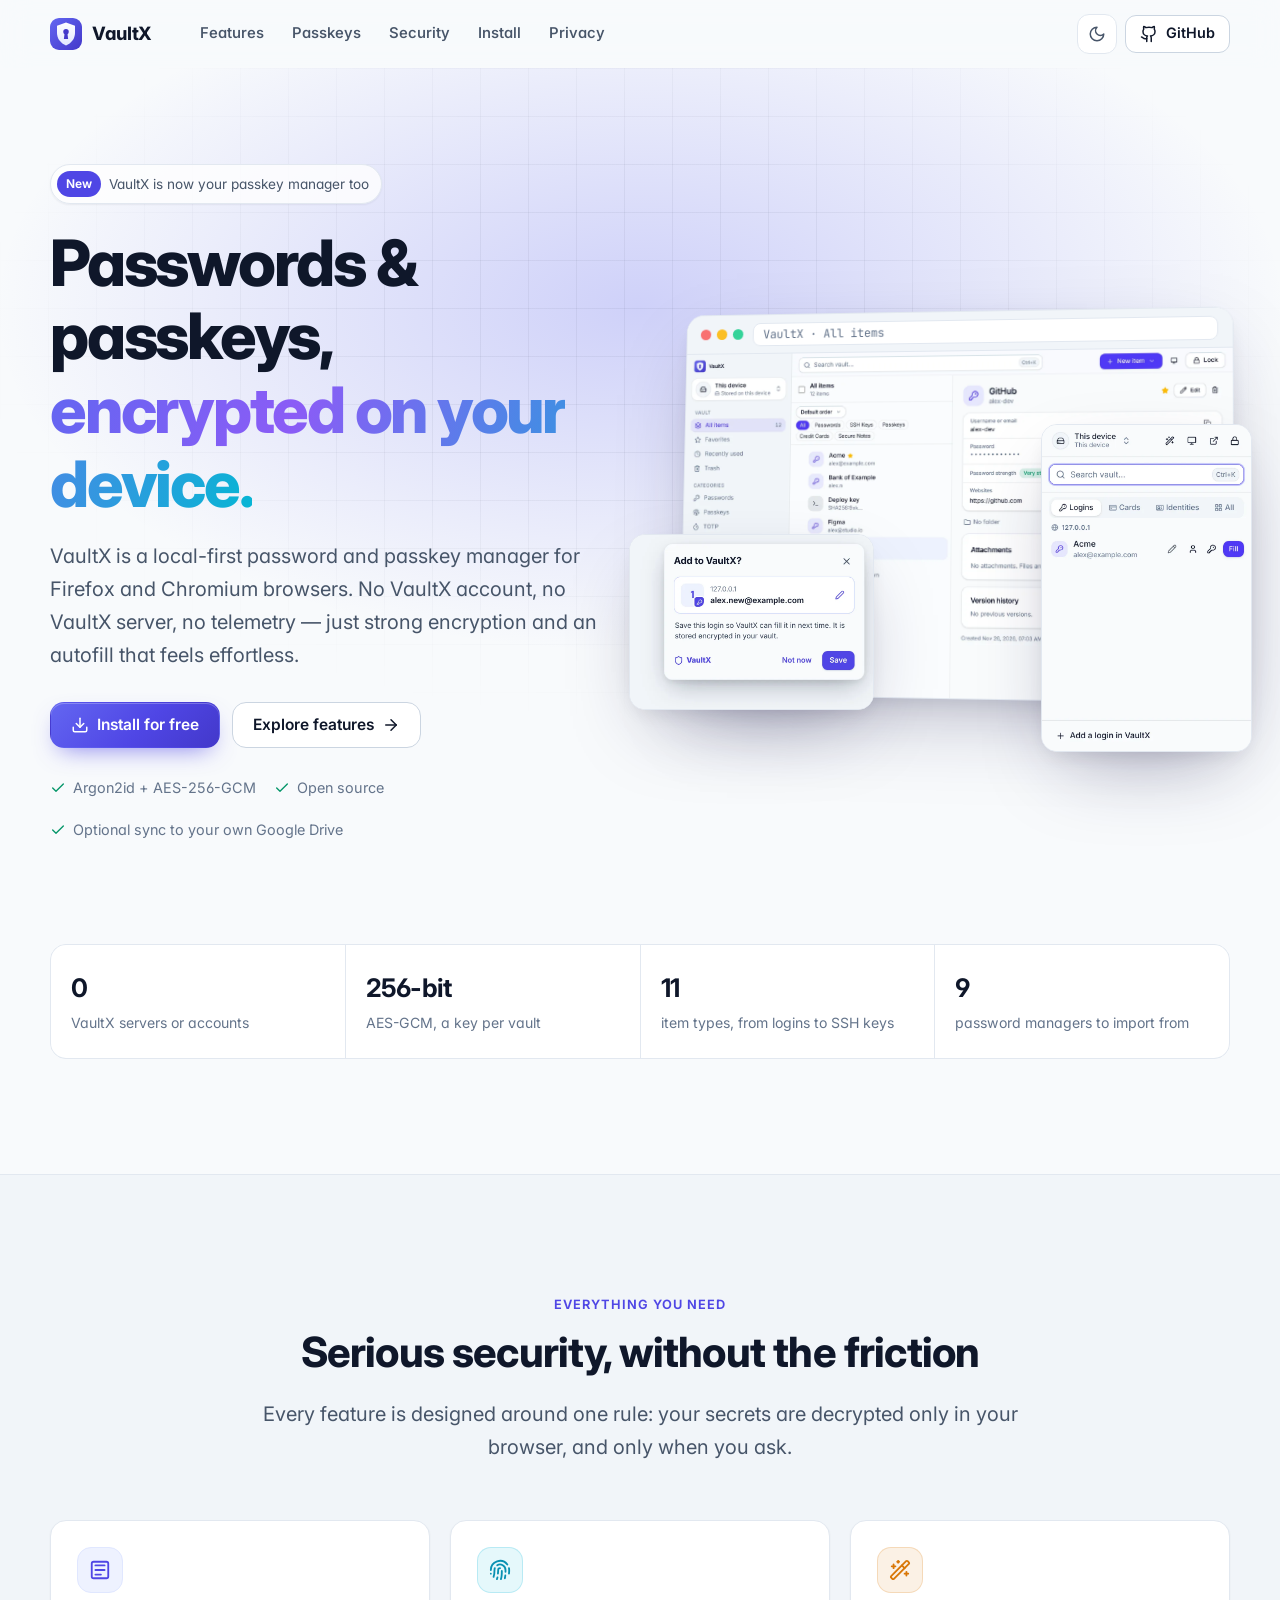
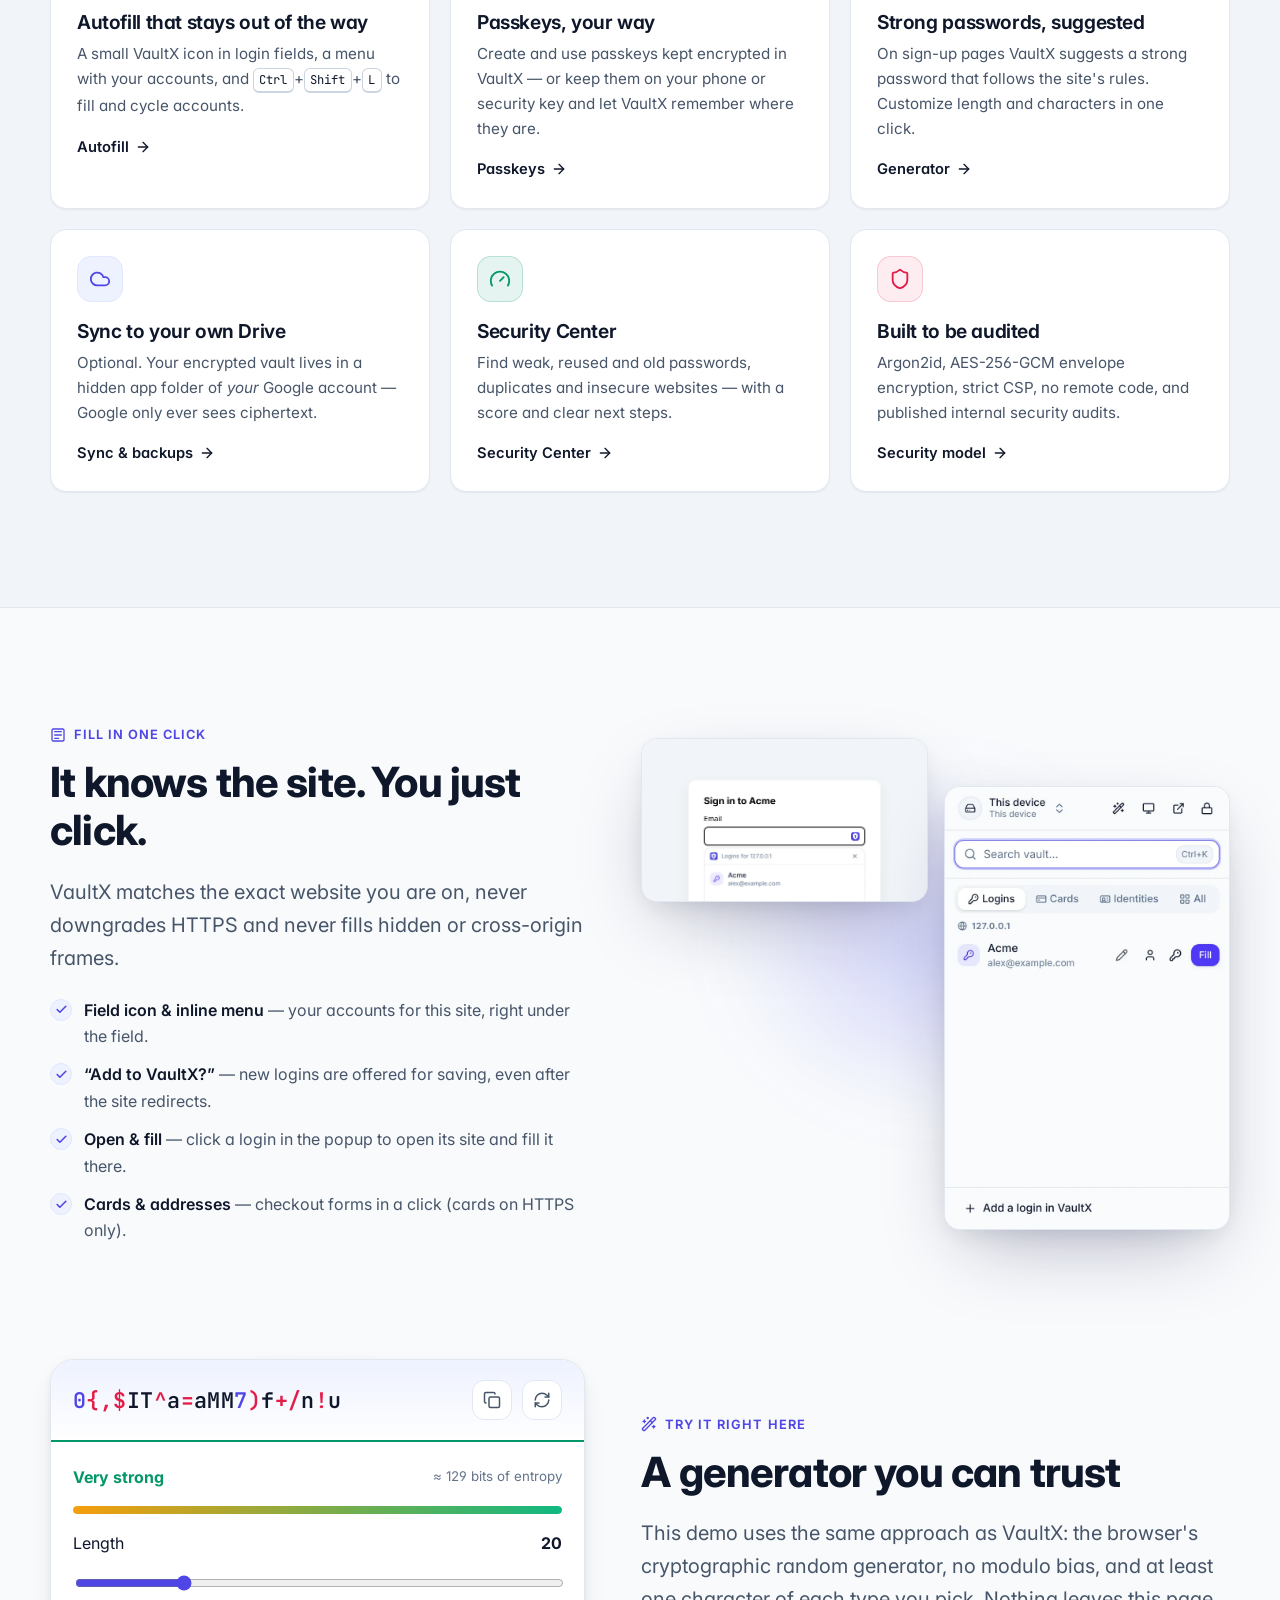
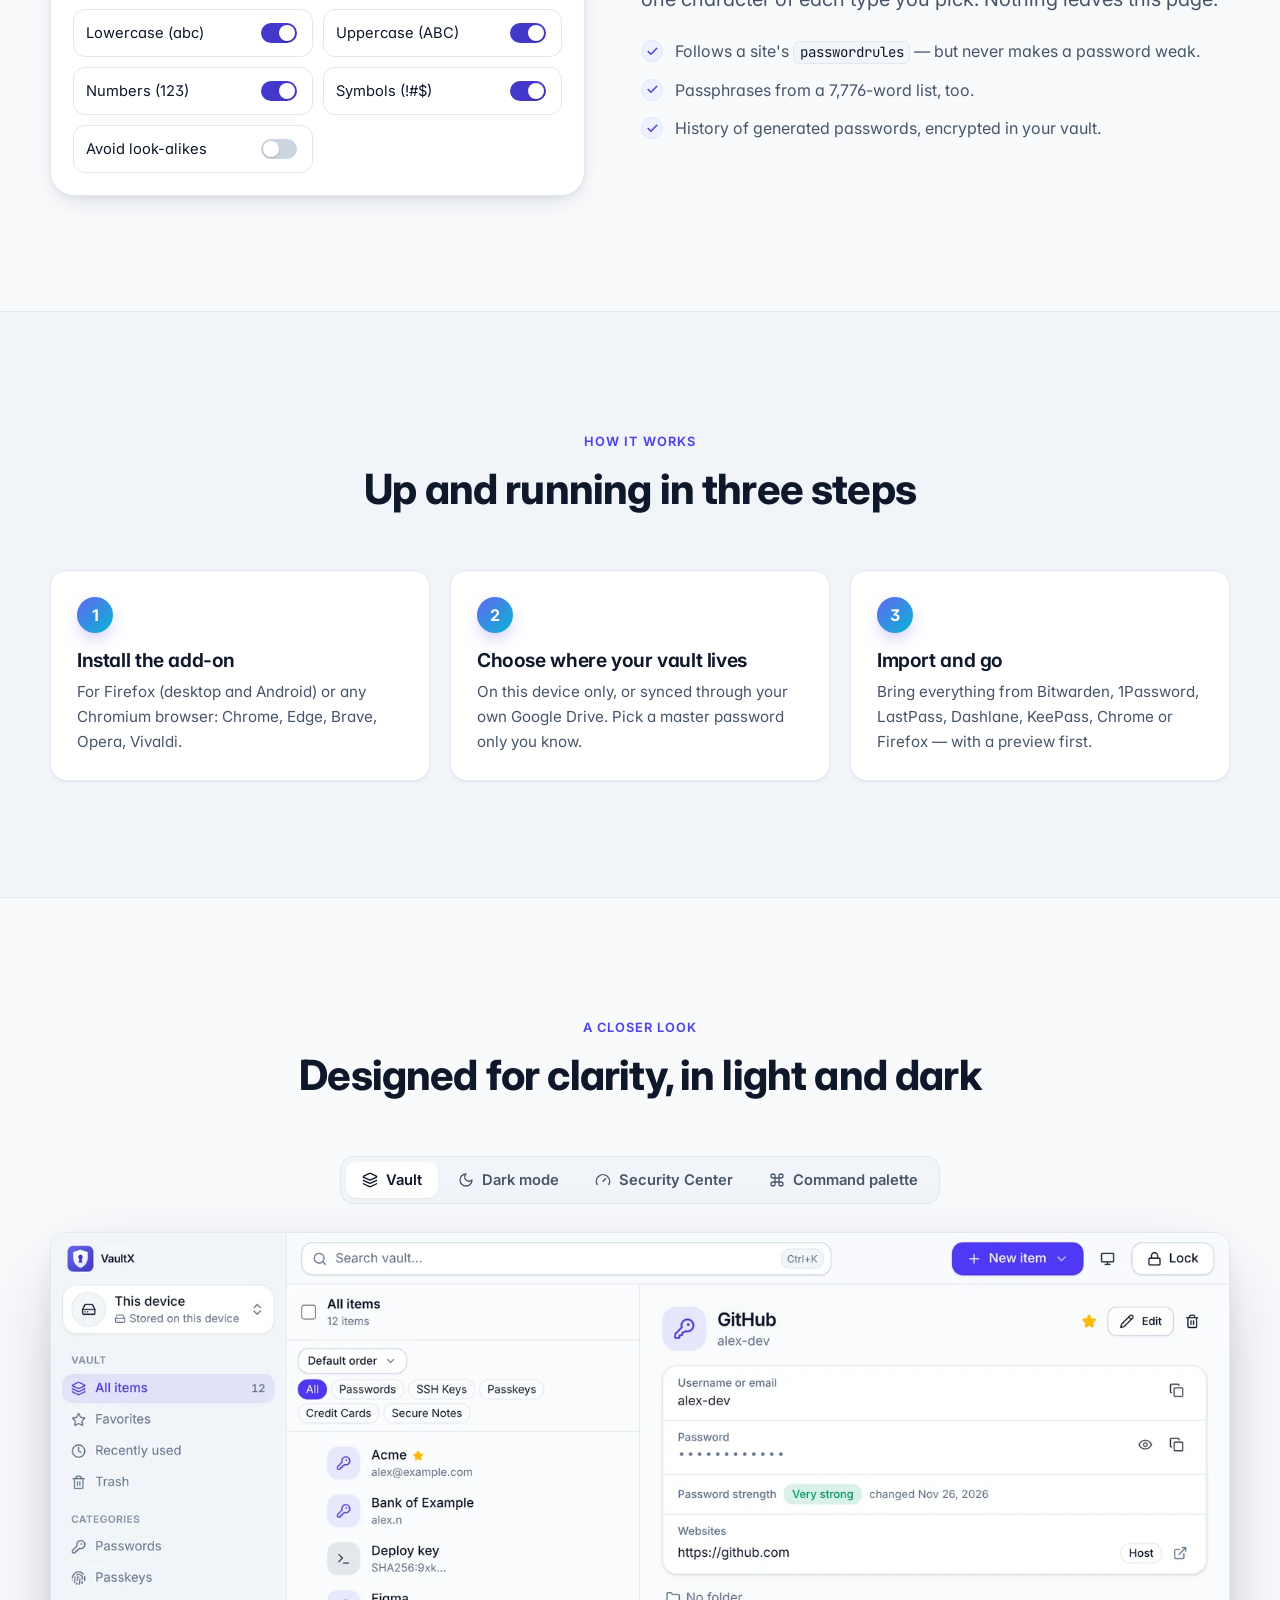
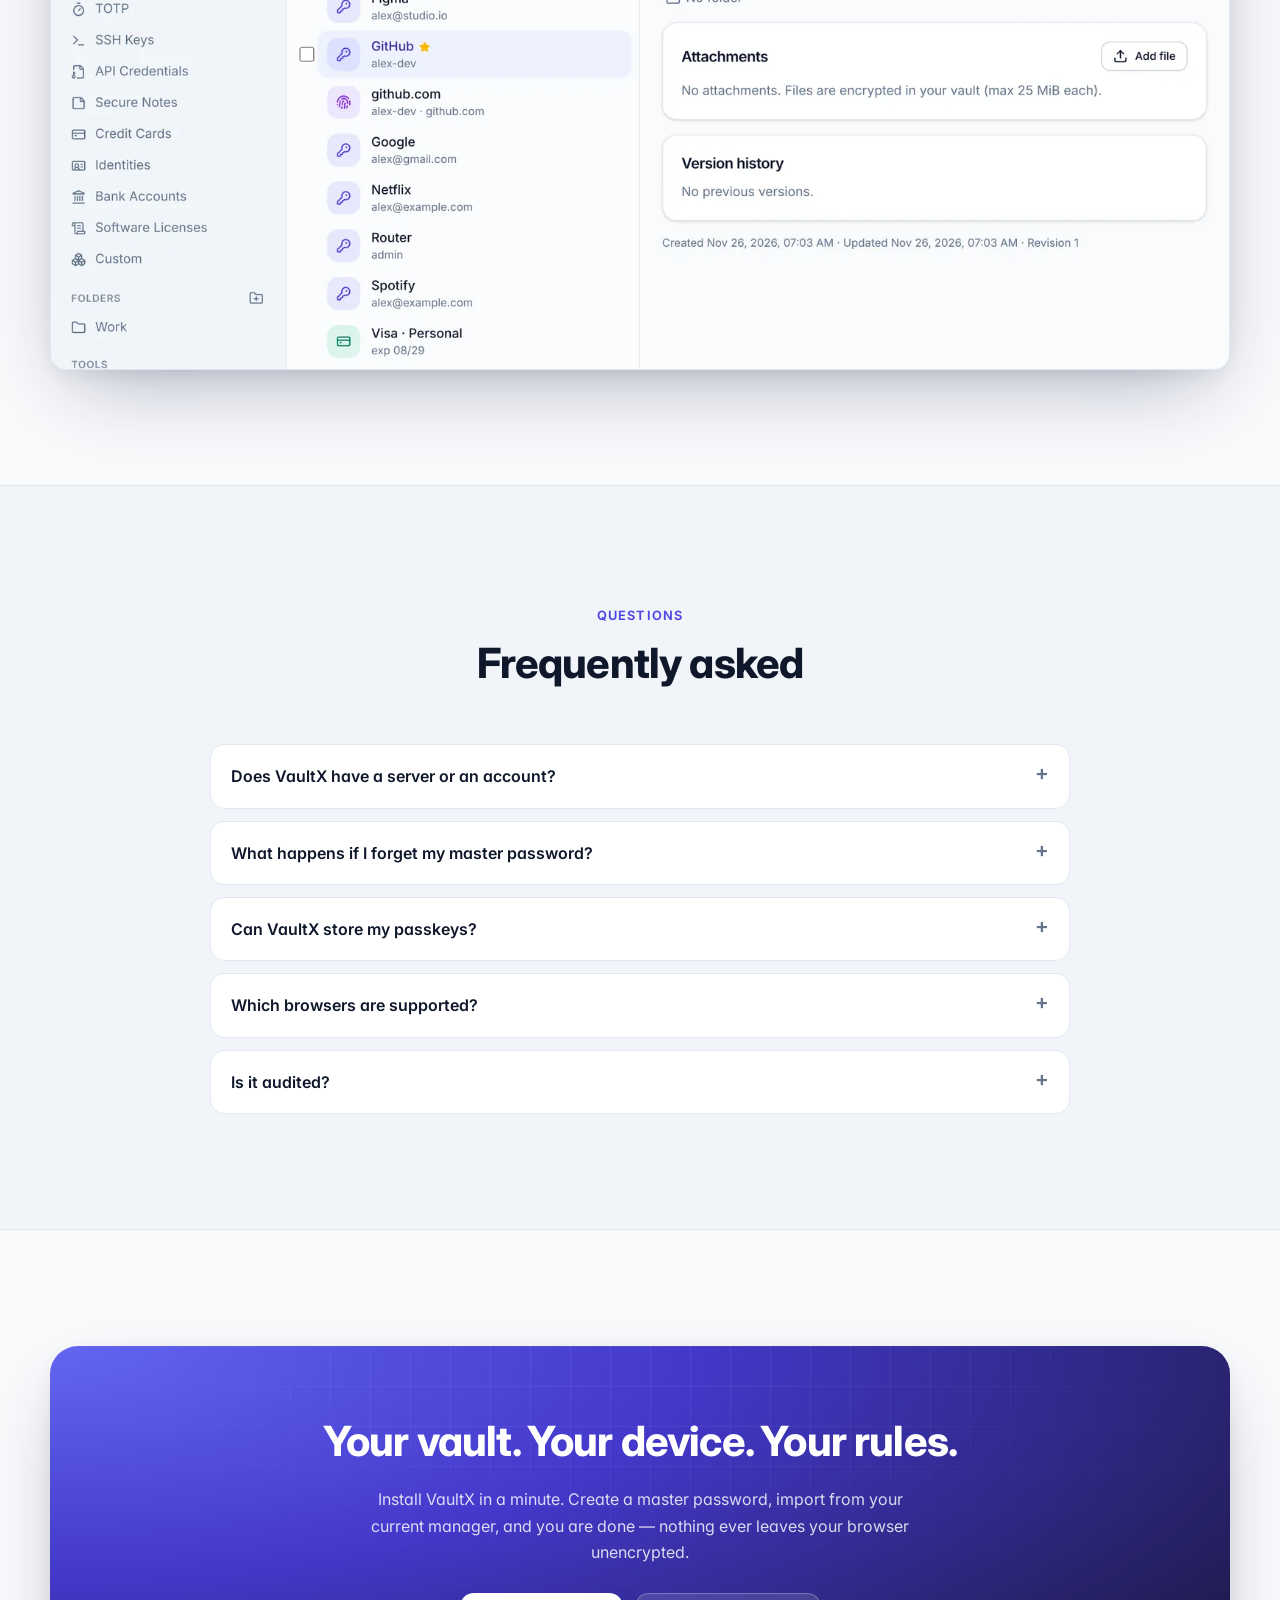
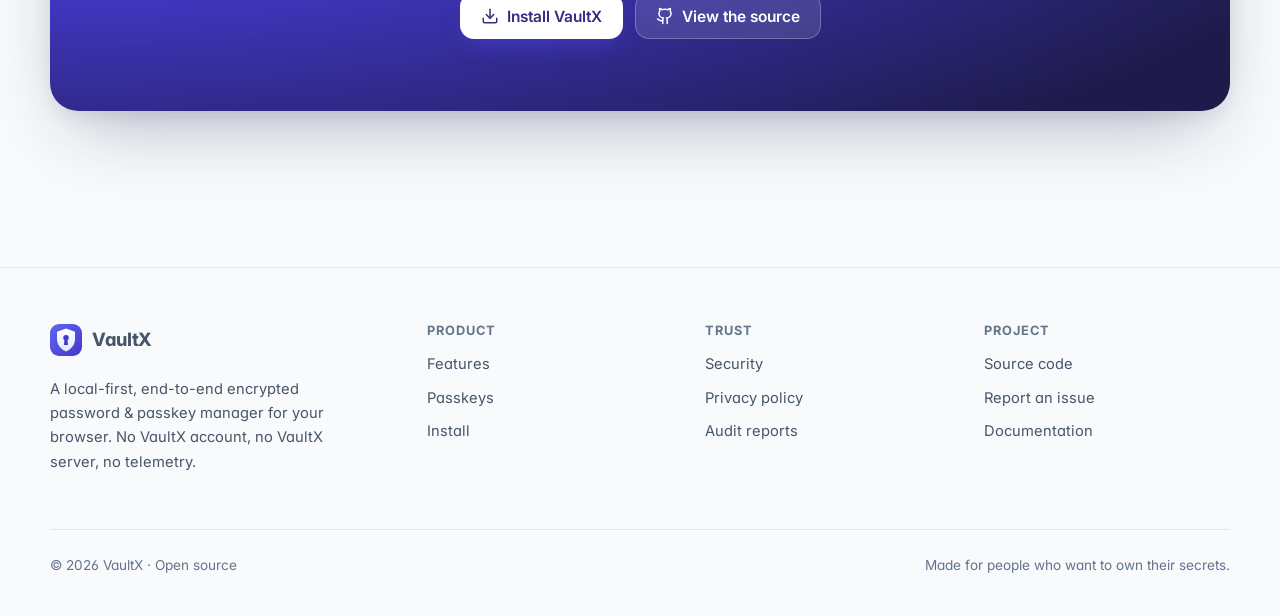
<file: index.html>
<!doctype html>
<html lang="en" class="no-js">
<head>
<meta charset="utf-8">
<meta name="viewport" content="width=device-width, initial-scale=1">
<title>VaultX — Local-first password & passkey manager</title>
<meta name="description" content="VaultX: a local-first, end-to-end encrypted password and passkey manager for Firefox and Chromium. No account, no server, no telemetry.">
<meta name="theme-color" content="#4f46e5">
<meta property="og:title" content="VaultX — Local-first password & passkey manager">
<meta property="og:description" content="VaultX: a local-first, end-to-end encrypted password and passkey manager for Firefox and Chromium. No account, no server, no telemetry.">
<meta property="og:type" content="website">
<meta property="og:image" content="assets/img/dashboard-light.webp">
<link rel="icon" type="image/svg+xml" href="assets/img/logo.svg">
<link rel="icon" type="image/png" sizes="32x32" href="assets/img/favicon-32.png">
<link rel="apple-touch-icon" href="assets/img/icon-128.png">
<link rel="preconnect" href="https://fonts.googleapis.com">
<link rel="preconnect" href="https://fonts.gstatic.com" crossorigin>
<link rel="stylesheet" href="https://fonts.googleapis.com/css2?family=Inter:wght@400;500;600;700;800&amp;family=JetBrains+Mono:wght@500;600&amp;display=swap">
<link rel="stylesheet" href="assets/css/site.css">
<script>(function(){try{var t=localStorage.getItem("vx-theme");if(t)document.documentElement.dataset.theme=t;}catch(e){}})();</script>
</head>
<body>
<a class="skip-link" href="#main">Skip to content</a>
<header class="site-header">
  <nav class="container nav" aria-label="Main">
    <a class="brand" href="index.html"><img src="assets/img/logo.svg" alt="" width="32" height="32">VaultX</a>
    <ul class="nav-links" id="nav-links"><li><a href="features.html">Features</a></li><li><a href="passkeys.html">Passkeys</a></li><li><a href="security.html">Security</a></li><li><a href="install.html">Install</a></li><li><a href="privacy.html">Privacy</a></li></ul>
    <div class="nav-actions">
      <button class="icon-btn theme-toggle" type="button" aria-label="Toggle theme"><svg viewBox="0 0 24 24" fill="none" stroke="currentColor" stroke-width="2" stroke-linecap="round" stroke-linejoin="round" aria-hidden="true" class="moon"><path d="M12 3a6 6 0 0 0 9 9 9 9 0 1 1-9-9Z"/></svg><svg viewBox="0 0 24 24" fill="none" stroke="currentColor" stroke-width="2" stroke-linecap="round" stroke-linejoin="round" aria-hidden="true" class="sun"><circle cx="12" cy="12" r="4"/><path d="M12 2v2"/><path d="M12 20v2"/><path d="m4.93 4.93 1.41 1.41"/><path d="m17.66 17.66 1.41 1.41"/><path d="M2 12h2"/><path d="M20 12h2"/><path d="m6.34 17.66-1.41 1.41"/><path d="m19.07 4.93-1.41 1.41"/></svg></button>
      <a class="btn btn--sm btn--github" href="https://github.com/botranvan/vaultx" rel="noopener"><svg viewBox="0 0 24 24" fill="none" stroke="currentColor" stroke-width="2" stroke-linecap="round" stroke-linejoin="round" aria-hidden="true"><path d="M15 22v-4a4.8 4.8 0 0 0-1-3.5c3 0 6-2 6-5.5.08-1.25-.27-2.48-1-3.5.28-1.15.28-2.35 0-3.5 0 0-1 0-3 1.5-2.64-.5-5.36-.5-8 0C6 2 5 2 5 2c-.3 1.15-.3 2.35 0 3.5A5.4 5.4 0 0 0 4 9c0 3.5 3 5.5 6 5.5-.39.49-.68 1.05-.85 1.65-.17.6-.22 1.23-.15 1.85v4"/><path d="M9 18c-4.51 2-5-2-7-2"/></svg><span>GitHub</span></a>
      <button class="icon-btn menu-toggle" type="button" aria-label="Menu" aria-expanded="false" aria-controls="nav-links"><svg viewBox="0 0 24 24" fill="none" stroke="currentColor" stroke-width="2" stroke-linecap="round" stroke-linejoin="round" aria-hidden="true"><path d="M4 6h16"/><path d="M4 12h16"/><path d="M4 18h16"/></svg></button>
    </div>
  </nav>
</header>
<main id="main">

<section class="hero">
  <div class="container hero-grid">
    <div>
      <span class="pill reveal"><b>New</b> VaultX is now your passkey manager too</span>
      <h1 class="reveal">Passwords &amp; passkeys,<br><span class="gradient-text">encrypted on your device.</span></h1>
      <p class="lead reveal">VaultX is a local-first password and passkey manager for Firefox and Chromium browsers. No VaultX account, no VaultX server, no telemetry — just strong encryption and an autofill that feels effortless.</p>
      <div class="btn-row reveal">
        <a class="btn btn--primary" href="install.html"><svg viewBox="0 0 24 24" fill="none" stroke="currentColor" stroke-width="2" stroke-linecap="round" stroke-linejoin="round" aria-hidden="true"><path d="M21 15v4a2 2 0 0 1-2 2H5a2 2 0 0 1-2-2v-4"/><path d="m7 10 5 5 5-5"/><path d="M12 15V3"/></svg>Install for free</a>
        <a class="btn" href="features.html">Explore features <svg viewBox="0 0 24 24" fill="none" stroke="currentColor" stroke-width="2" stroke-linecap="round" stroke-linejoin="round" aria-hidden="true"><path d="M5 12h14"/><path d="m12 5 7 7-7 7"/></svg></a>
      </div>
      <div class="hero-meta reveal">
        <span><svg viewBox="0 0 24 24" fill="none" stroke="currentColor" stroke-width="2" stroke-linecap="round" stroke-linejoin="round" aria-hidden="true"><path d="M20 6 9 17l-5-5"/></svg>Argon2id + AES-256-GCM</span>
        <span><svg viewBox="0 0 24 24" fill="none" stroke="currentColor" stroke-width="2" stroke-linecap="round" stroke-linejoin="round" aria-hidden="true"><path d="M20 6 9 17l-5-5"/></svg>Open source</span>
        <span><svg viewBox="0 0 24 24" fill="none" stroke="currentColor" stroke-width="2" stroke-linecap="round" stroke-linejoin="round" aria-hidden="true"><path d="M20 6 9 17l-5-5"/></svg>Optional sync to your own Google Drive</span>
      </div>
    </div>
    <div class="stage reveal" aria-label="VaultX screenshots">
      <div class="browser">
        <div class="browser-bar"><span class="dots"><i></i><i></i><i></i></span><span class="url">VaultX · All items</span></div>
        <img class="only-light" src="assets/img/dashboard-light.webp" alt="The VaultX vault with logins, cards, passkeys and notes" width="1600" height="1000" fetchpriority="high">
        <img class="only-dark" src="assets/img/dashboard-dark.webp" alt="The VaultX vault in dark mode" width="1600" height="1000">
      </div>
      <div class="float-card save"><img src="assets/img/save-card.webp" alt="The Add to VaultX? card after signing in"></div>
      <div class="float-card popup"><img class="only-light" src="assets/img/popup.webp" alt="The VaultX popup with the login for the current site"><img class="only-dark" src="assets/img/popup-dark.webp" alt="The VaultX popup in dark mode"></div>
    </div>
  </div>
</section>

<section class="section" style="padding-top:0">
  <div class="container">
    <div class="trust reveal">
      <div><strong data-count="0">0</strong><span>VaultX servers or accounts</span></div>
      <div><strong>256-bit</strong><span>AES-GCM, a key per vault</span></div>
      <div><strong data-count="11">11</strong><span>item types, from logins to SSH keys</span></div>
      <div><strong data-count="9">9</strong><span>password managers to import from</span></div>
    </div>
  </div>
</section>

<section class="section section--muted">
  <div class="container">
    <div class="section-head reveal">
      <span class="eyebrow">Everything you need</span>
      <h2>Serious security, without the friction</h2>
      <p class="lead">Every feature is designed around one rule: your secrets are decrypted only in your browser, and only when you ask.</p>
    </div>
    <div class="grid grid-3" data-stagger>
      <a class="card spot reveal" href="features.html#autofill"><span class="icon-tile "><svg viewBox="0 0 24 24" fill="none" stroke="currentColor" stroke-width="2" stroke-linecap="round" stroke-linejoin="round" aria-hidden="true"><rect width="18" height="18" x="3" y="3" rx="2"/><path d="M7 7h10"/><path d="M7 12h10"/><path d="M7 17h6"/></svg></span><h3>Autofill that stays out of the way</h3><p>A small VaultX icon in login fields, a menu with your accounts, and <kbd>Ctrl</kbd>+<kbd>Shift</kbd>+<kbd>L</kbd> to fill and cycle accounts.</p><span class="more">Autofill <svg viewBox="0 0 24 24" fill="none" stroke="currentColor" stroke-width="2" stroke-linecap="round" stroke-linejoin="round" aria-hidden="true"><path d="M5 12h14"/><path d="m12 5 7 7-7 7"/></svg></span></a>
      <a class="card spot reveal" href="passkeys.html"><span class="icon-tile cyan"><svg viewBox="0 0 24 24" fill="none" stroke="currentColor" stroke-width="2" stroke-linecap="round" stroke-linejoin="round" aria-hidden="true"><path d="M12 10a2 2 0 0 0-2 2c0 1.02-.1 2.51-.26 4"/><path d="M14 13.12c0 2.38 0 6.38-1 8.88"/><path d="M17.29 21.02c.12-.6.43-2.3.5-3.02"/><path d="M2 12a10 10 0 0 1 18-6"/><path d="M2 16h.01"/><path d="M21.8 16c.2-2 .131-5.354 0-6"/><path d="M5 19.5C5.5 18 6 15 6 12a6 6 0 0 1 .34-2"/><path d="M8.65 22c.21-.66.45-1.32.57-2"/><path d="M9 6.8a6 6 0 0 1 9 5.2v2"/></svg></span><h3>Passkeys, your way</h3><p>Create and use passkeys kept encrypted in VaultX — or keep them on your phone or security key and let VaultX remember where they are.</p><span class="more">Passkeys <svg viewBox="0 0 24 24" fill="none" stroke="currentColor" stroke-width="2" stroke-linecap="round" stroke-linejoin="round" aria-hidden="true"><path d="M5 12h14"/><path d="m12 5 7 7-7 7"/></svg></span></a>
      <a class="card spot reveal" href="features.html#generator"><span class="icon-tile amber"><svg viewBox="0 0 24 24" fill="none" stroke="currentColor" stroke-width="2" stroke-linecap="round" stroke-linejoin="round" aria-hidden="true"><path d="m21.64 3.64-1.28-1.28a1.21 1.21 0 0 0-1.72 0L2.36 18.64a1.21 1.21 0 0 0 0 1.72l1.28 1.28a1.2 1.2 0 0 0 1.72 0L21.64 5.36a1.2 1.2 0 0 0 0-1.72"/><path d="m14 7 3 3"/><path d="M5 6v4"/><path d="M19 14v4"/><path d="M10 2v2"/><path d="M7 8H3"/><path d="M21 16h-4"/><path d="M11 3H9"/></svg></span><h3>Strong passwords, suggested</h3><p>On sign-up pages VaultX suggests a strong password that follows the site's rules. Customize length and characters in one click.</p><span class="more">Generator <svg viewBox="0 0 24 24" fill="none" stroke="currentColor" stroke-width="2" stroke-linecap="round" stroke-linejoin="round" aria-hidden="true"><path d="M5 12h14"/><path d="m12 5 7 7-7 7"/></svg></span></a>
      <a class="card spot reveal" href="features.html#sync"><span class="icon-tile "><svg viewBox="0 0 24 24" fill="none" stroke="currentColor" stroke-width="2" stroke-linecap="round" stroke-linejoin="round" aria-hidden="true"><path d="M17.5 19H9a7 7 0 1 1 6.71-9h1.79a4.5 4.5 0 1 1 0 9Z"/></svg></span><h3>Sync to your own Drive</h3><p>Optional. Your encrypted vault lives in a hidden app folder of <em>your</em> Google account — Google only ever sees ciphertext.</p><span class="more">Sync &amp; backups <svg viewBox="0 0 24 24" fill="none" stroke="currentColor" stroke-width="2" stroke-linecap="round" stroke-linejoin="round" aria-hidden="true"><path d="M5 12h14"/><path d="m12 5 7 7-7 7"/></svg></span></a>
      <a class="card spot reveal" href="features.html#security-center"><span class="icon-tile green"><svg viewBox="0 0 24 24" fill="none" stroke="currentColor" stroke-width="2" stroke-linecap="round" stroke-linejoin="round" aria-hidden="true"><path d="m12 14 4-4"/><path d="M3.34 19a10 10 0 1 1 17.32 0"/></svg></span><h3>Security Center</h3><p>Find weak, reused and old passwords, duplicates and insecure websites — with a score and clear next steps.</p><span class="more">Security Center <svg viewBox="0 0 24 24" fill="none" stroke="currentColor" stroke-width="2" stroke-linecap="round" stroke-linejoin="round" aria-hidden="true"><path d="M5 12h14"/><path d="m12 5 7 7-7 7"/></svg></span></a>
      <a class="card spot reveal" href="security.html"><span class="icon-tile rose"><svg viewBox="0 0 24 24" fill="none" stroke="currentColor" stroke-width="2" stroke-linecap="round" stroke-linejoin="round" aria-hidden="true"><path d="M20 13c0 5-3.5 7.5-7.66 8.95a1 1 0 0 1-.67-.01C7.5 20.5 4 18 4 13V6a1 1 0 0 1 1-1c2 0 4.5-1.2 6.24-2.72a1.17 1.17 0 0 1 1.52 0C14.51 3.81 17 5 19 5a1 1 0 0 1 1 1z"/></svg></span><h3>Built to be audited</h3><p>Argon2id, AES-256-GCM envelope encryption, strict CSP, no remote code, and published internal security audits.</p><span class="more">Security model <svg viewBox="0 0 24 24" fill="none" stroke="currentColor" stroke-width="2" stroke-linecap="round" stroke-linejoin="round" aria-hidden="true"><path d="M5 12h14"/><path d="m12 5 7 7-7 7"/></svg></span></a>
    </div>
  </div>
</section>

<section class="section">
  <div class="container">
    <div class="feature-row">
      <div class="reveal">
        <span class="eyebrow"><svg viewBox="0 0 24 24" fill="none" stroke="currentColor" stroke-width="2" stroke-linecap="round" stroke-linejoin="round" aria-hidden="true"><rect width="18" height="18" x="3" y="3" rx="2"/><path d="M7 7h10"/><path d="M7 12h10"/><path d="M7 17h6"/></svg> Fill in one click</span>
        <h2>It knows the site. You just click.</h2>
        <p class="lead">VaultX matches the exact website you are on, never downgrades HTTPS and never fills hidden or cross-origin frames.</p>
        <ul class="checks">
          <li><span><b>Field icon &amp; inline menu</b> — your accounts for this site, right under the field.</span></li>
          <li><span><b>“Add to VaultX?”</b> — new logins are offered for saving, even after the site redirects.</span></li>
          <li><span><b>Open &amp; fill</b> — click a login in the popup to open its site and fill it there.</span></li>
          <li><span><b>Cards &amp; addresses</b> — checkout forms in a click (cards on HTTPS only).</span></li>
        </ul>
      </div>
      <div class="media reveal"><div class="shot-pair"><div class="shot "><img src="assets/img/inline-login.webp" alt="The VaultX inline menu under a login field" loading="lazy" decoding="async"></div><div class="shot "><img src="assets/img/popup.webp" alt="The VaultX popup on the current site" loading="lazy" decoding="async"></div></div></div>
    </div>

    <div class="feature-row reverse">
      <div class="reveal">
        <span class="eyebrow"><svg viewBox="0 0 24 24" fill="none" stroke="currentColor" stroke-width="2" stroke-linecap="round" stroke-linejoin="round" aria-hidden="true"><path d="m21.64 3.64-1.28-1.28a1.21 1.21 0 0 0-1.72 0L2.36 18.64a1.21 1.21 0 0 0 0 1.72l1.28 1.28a1.2 1.2 0 0 0 1.72 0L21.64 5.36a1.2 1.2 0 0 0 0-1.72"/><path d="m14 7 3 3"/><path d="M5 6v4"/><path d="M19 14v4"/><path d="M10 2v2"/><path d="M7 8H3"/><path d="M21 16h-4"/><path d="M11 3H9"/></svg> Try it right here</span>
        <h2>A generator you can trust</h2>
        <p class="lead">This demo uses the same approach as VaultX: the browser's cryptographic random generator, no modulo bias, and at least one character of each type you pick. Nothing leaves this page.</p>
        <ul class="checks">
          <li><span>Follows a site's <code>passwordrules</code> — but never makes a password weak.</span></li>
          <li><span>Passphrases from a 7,776-word list, too.</span></li>
          <li><span>History of generated passwords, encrypted in your vault.</span></li>
        </ul>
      </div>
      <div class="media reveal">
        <div class="demo" id="generator-demo">
          <div class="demo-out"><div class="demo-pw" aria-live="polite">…</div>
            <button class="icon-btn" id="gen-copy" type="button" aria-label="Copy password" title="Copy"><svg viewBox="0 0 24 24" fill="none" stroke="currentColor" stroke-width="2" stroke-linecap="round" stroke-linejoin="round" aria-hidden="true"><rect width="14" height="14" x="8" y="8" rx="2"/><path d="M4 16c-1.1 0-2-.9-2-2V4c0-1.1.9-2 2-2h10c1.1 0 2 .9 2 2"/></svg></button>
            <button class="icon-btn" id="gen-again" type="button" aria-label="Generate another" title="Generate another"><svg viewBox="0 0 24 24" fill="none" stroke="currentColor" stroke-width="2" stroke-linecap="round" stroke-linejoin="round" aria-hidden="true"><path d="M3 12a9 9 0 0 1 9-9 9.75 9.75 0 0 1 6.74 2.74L21 8"/><path d="M21 3v5h-5"/><path d="M21 12a9 9 0 0 1-9 9 9.75 9.75 0 0 1-6.74-2.74L3 16"/><path d="M8 16H3v5"/></svg></button>
          </div>
          <div class="demo-body">
            <div class="demo-row"><span class="strength">—</span><small id="gen-bits" style="color:var(--fg-subtle)"></small></div>
            <div class="meter"><span></span></div>
            <label class="demo-row" for="gen-length"><span>Length</span><strong id="gen-length-out">20</strong></label>
            <input id="gen-length" type="range" min="8" max="64" value="20" aria-label="Password length">
            <div class="switches">
              <label class="switch">Lowercase (abc)<input type="checkbox" name="lower" checked></label>
              <label class="switch">Uppercase (ABC)<input type="checkbox" name="upper" checked></label>
              <label class="switch">Numbers (123)<input type="checkbox" name="digits" checked></label>
              <label class="switch">Symbols (!#$)<input type="checkbox" name="symbols" checked></label>
              <label class="switch">Avoid look-alikes<input type="checkbox" name="ambiguous"></label>
            </div>
          </div>
        </div>
      </div>
    </div>
  </div>
</section>

<section class="section section--muted">
  <div class="container">
    <div class="section-head reveal">
      <span class="eyebrow">How it works</span>
      <h2>Up and running in three steps</h2>
    </div>
    <div class="steps" data-stagger>
      <div class="card step reveal"><h3>Install the add-on</h3><p>For Firefox (desktop and Android) or any Chromium browser: Chrome, Edge, Brave, Opera, Vivaldi.</p></div>
      <div class="card step reveal"><h3>Choose where your vault lives</h3><p>On this device only, or synced through your own Google Drive. Pick a master password only you know.</p></div>
      <div class="card step reveal"><h3>Import and go</h3><p>Bring everything from Bitwarden, 1Password, LastPass, Dashlane, KeePass, Chrome or Firefox — with a preview first.</p></div>
    </div>
  </div>
</section>

<section class="section">
  <div class="container">
    <div class="section-head reveal">
      <span class="eyebrow">A closer look</span>
      <h2>Designed for clarity, in light and dark</h2>
    </div>
    <div class="reveal" style="text-align:center">
      <div class="tabs" role="tablist" aria-label="Screens" data-tabs="gallery">
        <button class="tab" role="tab" id="tab-vault" aria-controls="panel-vault"><svg viewBox="0 0 24 24" fill="none" stroke="currentColor" stroke-width="2" stroke-linecap="round" stroke-linejoin="round" aria-hidden="true"><path d="m12.83 2.18 8.58 3.9a1 1 0 0 1 0 1.83l-8.58 3.9a2 2 0 0 1-1.66 0L2.6 7.91a1 1 0 0 1 0-1.83l8.58-3.9a2 2 0 0 1 1.65 0Z"/><path d="m22 17.65-9.17 4.16a2 2 0 0 1-1.66 0L2 17.65"/><path d="m22 12.65-9.17 4.16a2 2 0 0 1-1.66 0L2 12.65"/></svg>Vault</button>
        <button class="tab" role="tab" id="tab-dark" aria-controls="panel-dark"><svg viewBox="0 0 24 24" fill="none" stroke="currentColor" stroke-width="2" stroke-linecap="round" stroke-linejoin="round" aria-hidden="true"><path d="M12 3a6 6 0 0 0 9 9 9 9 0 1 1-9-9Z"/></svg>Dark mode</button>
        <button class="tab" role="tab" id="tab-security" aria-controls="panel-security"><svg viewBox="0 0 24 24" fill="none" stroke="currentColor" stroke-width="2" stroke-linecap="round" stroke-linejoin="round" aria-hidden="true"><path d="m12 14 4-4"/><path d="M3.34 19a10 10 0 1 1 17.32 0"/></svg>Security Center</button>
        <button class="tab" role="tab" id="tab-palette" aria-controls="panel-palette"><svg viewBox="0 0 24 24" fill="none" stroke="currentColor" stroke-width="2" stroke-linecap="round" stroke-linejoin="round" aria-hidden="true"><path d="M15 6v12a3 3 0 1 0 3-3H6a3 3 0 1 0 3 3V6a3 3 0 1 0-3 3h12a3 3 0 1 0-3-3"/></svg>Command palette</button>
      </div>
    </div>
    <div class="media reveal">
      <div class="tab-panel" role="tabpanel" id="panel-vault" aria-labelledby="tab-vault"><div class="shot "><img src="assets/img/dashboard-light.webp" alt="The vault: items, details and version history" loading="lazy" decoding="async"></div></div>
      <div class="tab-panel" role="tabpanel" id="panel-dark" aria-labelledby="tab-dark" hidden><div class="shot "><img src="assets/img/dashboard-dark.webp" alt="The vault in dark mode" loading="lazy" decoding="async"></div></div>
      <div class="tab-panel" role="tabpanel" id="panel-security" aria-labelledby="tab-security" hidden><div class="shot "><img src="assets/img/security.webp" alt="Security Center with score and issues" loading="lazy" decoding="async"></div></div>
      <div class="tab-panel" role="tabpanel" id="panel-palette" aria-labelledby="tab-palette" hidden><div class="shot "><img src="assets/img/palette.webp" alt="Command palette: find anything with Ctrl+K" loading="lazy" decoding="async"></div></div>
    </div>
  </div>
</section>

<section class="section section--muted">
  <div class="container">
    <div class="section-head reveal"><span class="eyebrow">Questions</span><h2>Frequently asked</h2></div>
    <div class="faq reveal">
      <details><summary>Does VaultX have a server or an account?</summary><p>No. VaultX runs entirely in your browser. There is no VaultX account, server or telemetry. If you enable sync, the encrypted vault goes to the hidden app folder of your own Google Drive.</p></details>
      <details><summary>What happens if I forget my master password?</summary><p>Nobody can recover it — that is the point of end-to-end encryption. Keep an encrypted <code>.vaultx</code> backup and write your master password down somewhere safe.</p></details>
      <details><summary>Can VaultX store my passkeys?</summary><p>Yes. When a site creates a passkey, VaultX can create and keep it encrypted in your vault — or let your device, phone or security key handle it and just remember where it is. <a href="passkeys.html">Learn more</a>.</p></details>
      <details><summary>Which browsers are supported?</summary><p>Firefox 140+ on desktop, Firefox for Android 142+, and Chromium browsers 130+ (Chrome, Edge, Brave, Opera, Vivaldi). See <a href="install.html">Install</a>.</p></details>
      <details><summary>Is it audited?</summary><p>VaultX has had several internal adversarial security reviews; every finding is published with its fix. An independent third-party audit has not been done yet. <a href="security.html">Read about the security model</a>.</p></details>
    </div>
  </div>
</section>
<section class="section"><div class="container"><div class="cta reveal">
  <h2>Your vault. Your device. Your rules.</h2>
  <p>Install VaultX in a minute. Create a master password, import from your current manager, and you are done — nothing ever leaves your browser unencrypted.</p>
  <div class="btn-row"><a class="btn btn--primary" href="install.html"><svg viewBox="0 0 24 24" fill="none" stroke="currentColor" stroke-width="2" stroke-linecap="round" stroke-linejoin="round" aria-hidden="true"><path d="M21 15v4a2 2 0 0 1-2 2H5a2 2 0 0 1-2-2v-4"/><path d="m7 10 5 5 5-5"/><path d="M12 15V3"/></svg>Install VaultX</a><a class="btn" href="https://github.com/botranvan/vaultx" rel="noopener"><svg viewBox="0 0 24 24" fill="none" stroke="currentColor" stroke-width="2" stroke-linecap="round" stroke-linejoin="round" aria-hidden="true"><path d="M15 22v-4a4.8 4.8 0 0 0-1-3.5c3 0 6-2 6-5.5.08-1.25-.27-2.48-1-3.5.28-1.15.28-2.35 0-3.5 0 0-1 0-3 1.5-2.64-.5-5.36-.5-8 0C6 2 5 2 5 2c-.3 1.15-.3 2.35 0 3.5A5.4 5.4 0 0 0 4 9c0 3.5 3 5.5 6 5.5-.39.49-.68 1.05-.85 1.65-.17.6-.22 1.23-.15 1.85v4"/><path d="M9 18c-4.51 2-5-2-7-2"/></svg>View the source</a></div>
</div></div></section>

</main>
<footer class="site-footer">
  <div class="container">
    <div class="footer-grid">
      <div>
        <a class="brand" href="index.html"><img src="assets/img/logo.svg" alt="" width="32" height="32">VaultX</a>
        <p style="margin-top:14px;max-width:34ch">A local-first, end-to-end encrypted password &amp; passkey manager for your browser. No VaultX account, no VaultX server, no telemetry.</p>
      </div>
      <div><h4>Product</h4><ul><li><a href="features.html">Features</a></li><li><a href="passkeys.html">Passkeys</a></li><li><a href="install.html">Install</a></li></ul></div>
      <div><h4>Trust</h4><ul><li><a href="security.html">Security</a></li><li><a href="privacy.html">Privacy policy</a></li><li><a href="https://github.com/botranvan/vaultx/blob/master/docs/SECURITY_AUDIT.md" rel="noopener">Audit reports</a></li></ul></div>
      <div><h4>Project</h4><ul><li><a href="https://github.com/botranvan/vaultx" rel="noopener">Source code</a></li><li><a href="https://github.com/botranvan/vaultx/issues" rel="noopener">Report an issue</a></li><li><a href="https://github.com/botranvan/vaultx/tree/master/docs" rel="noopener">Documentation</a></li></ul></div>
    </div>
    <div class="footer-bottom"><span>© <span data-year>2026</span> VaultX · Open source</span><span>Made for people who want to own their secrets.</span></div>
  </div>
</footer>
<script src="assets/js/site.js" defer></script>
</body>
</html>
</file>
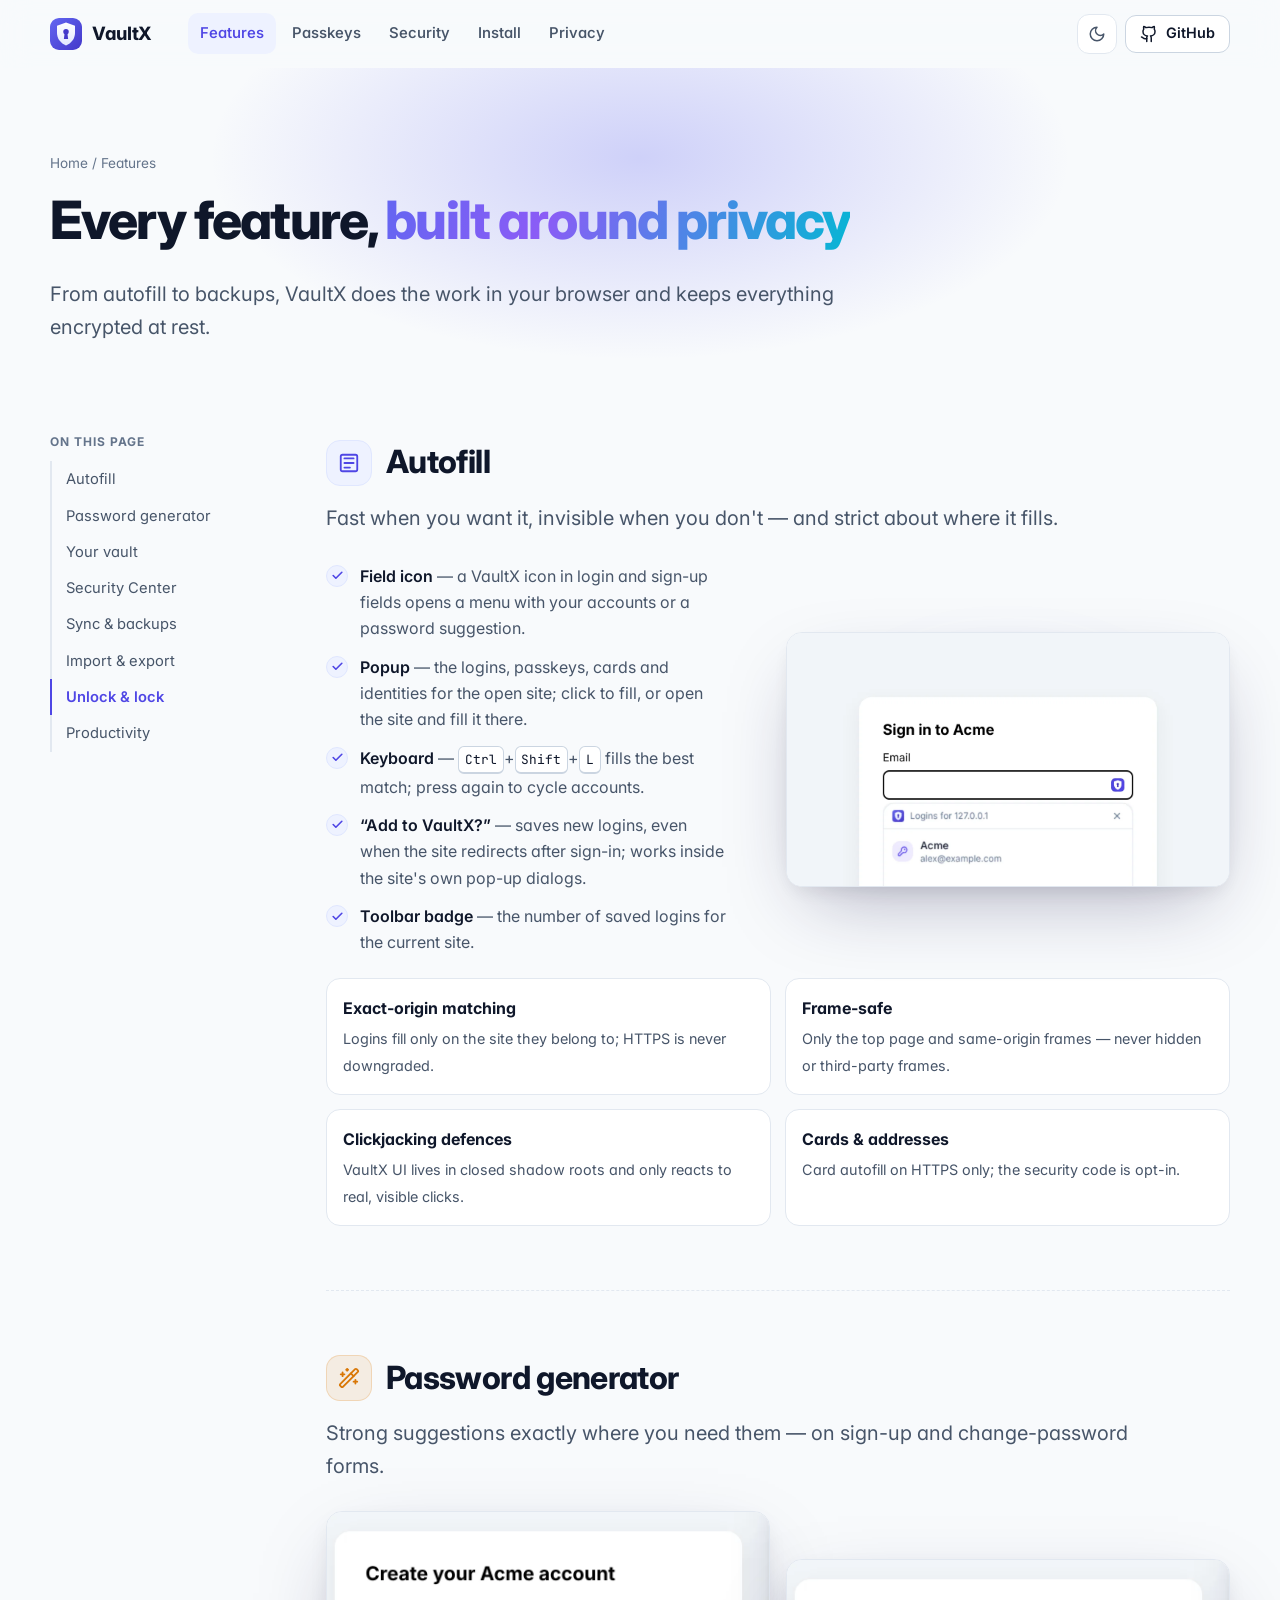
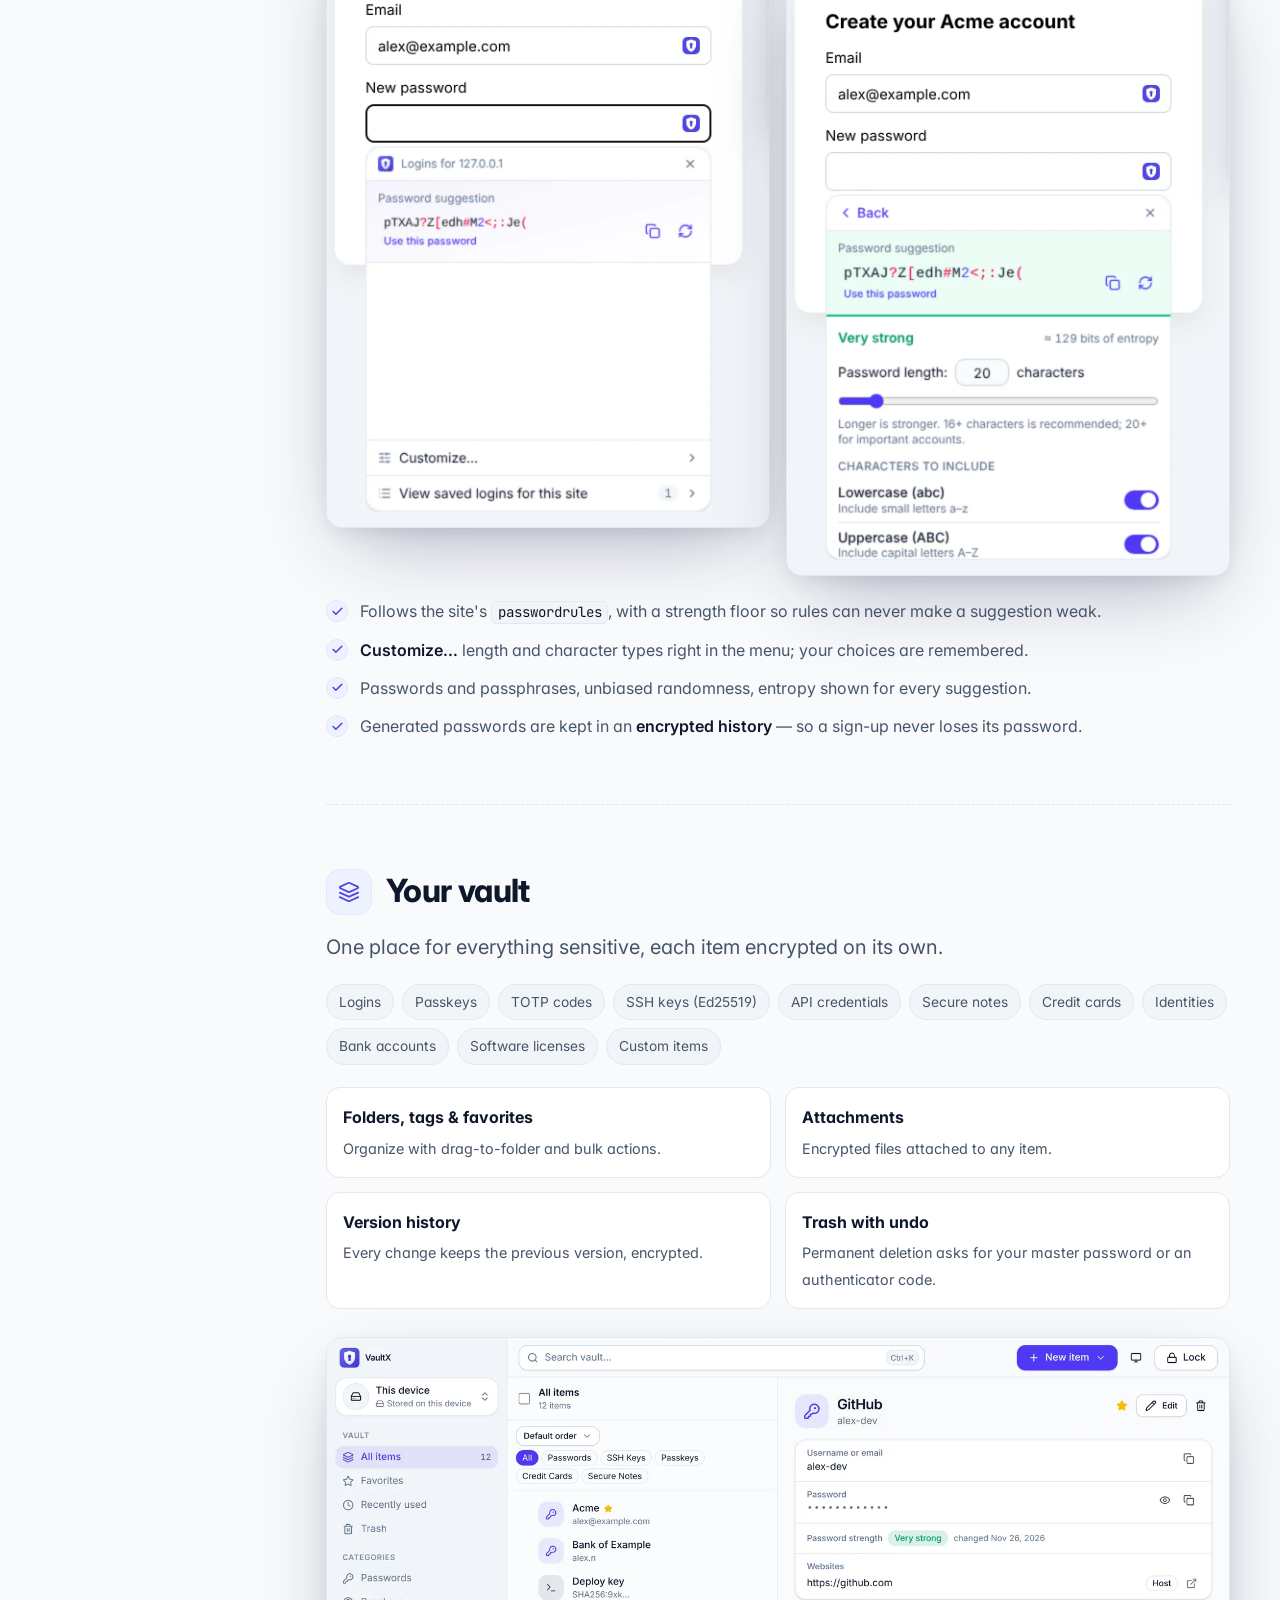
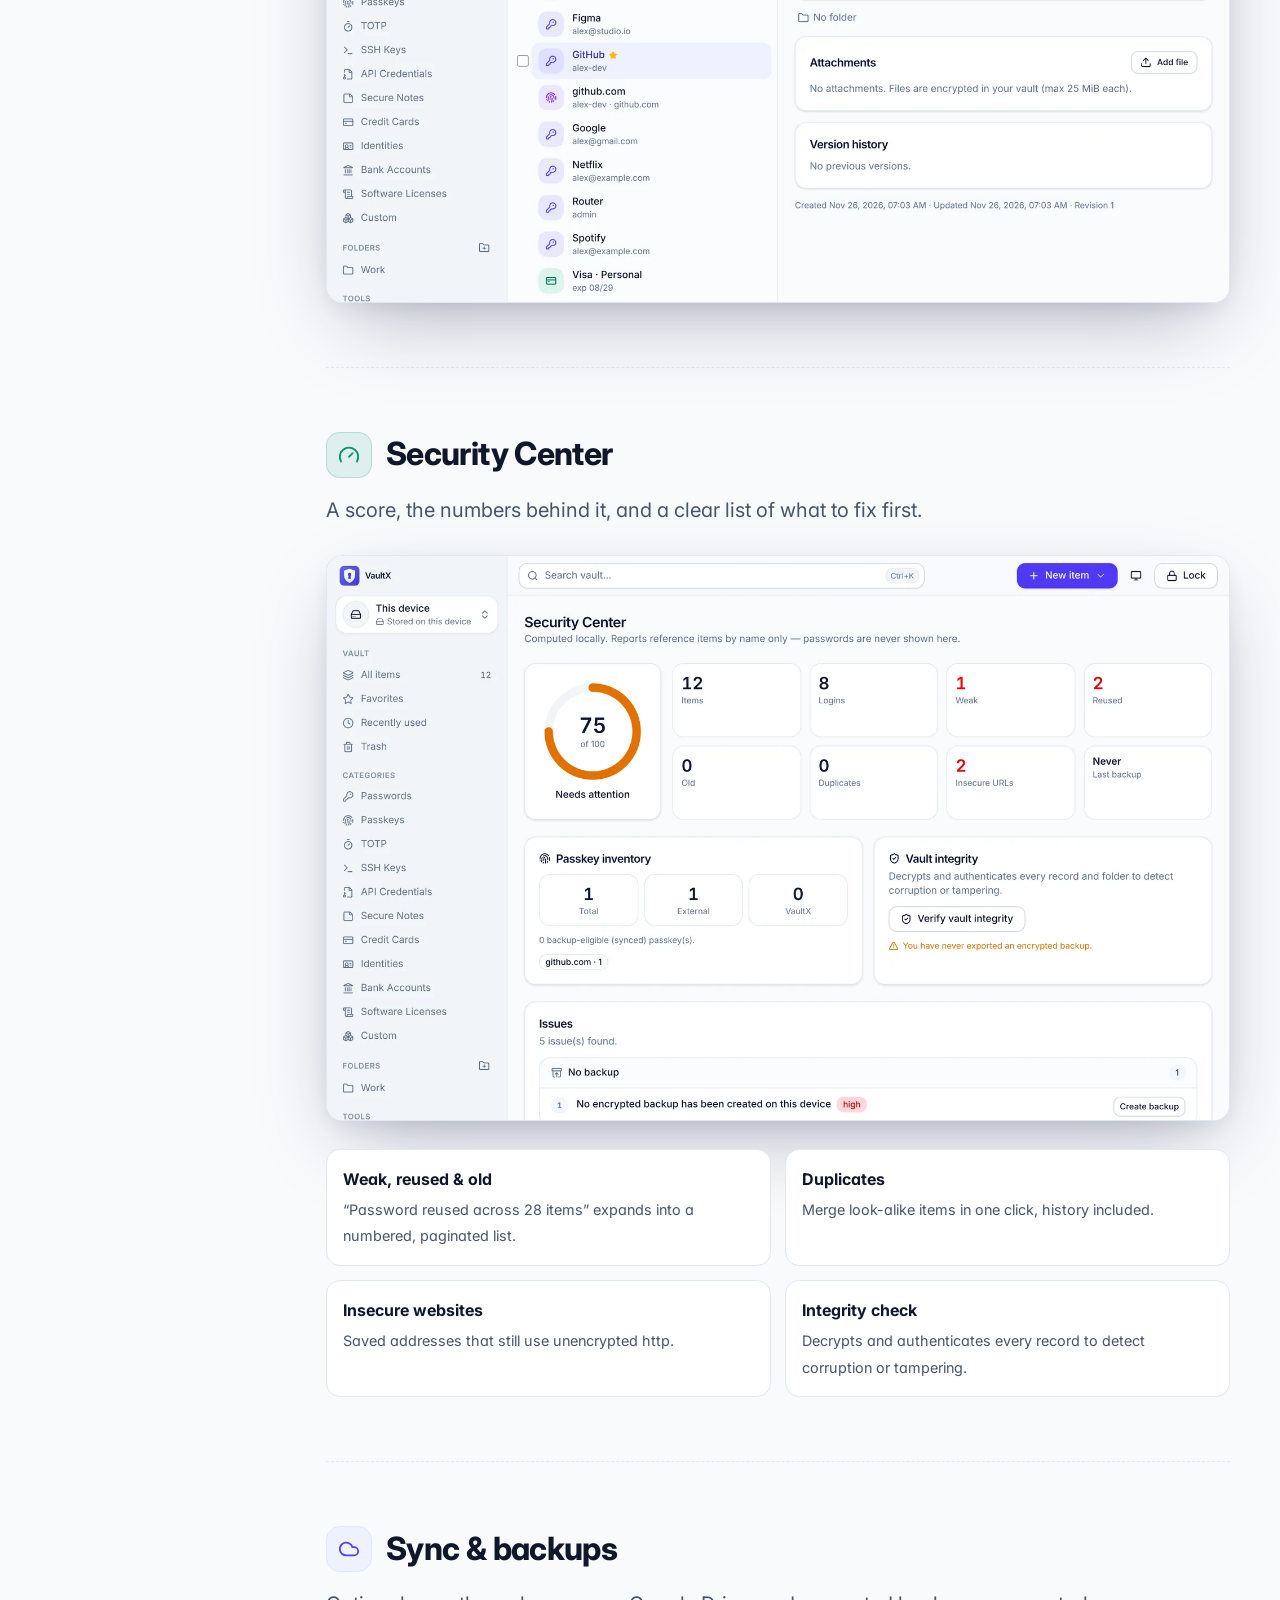
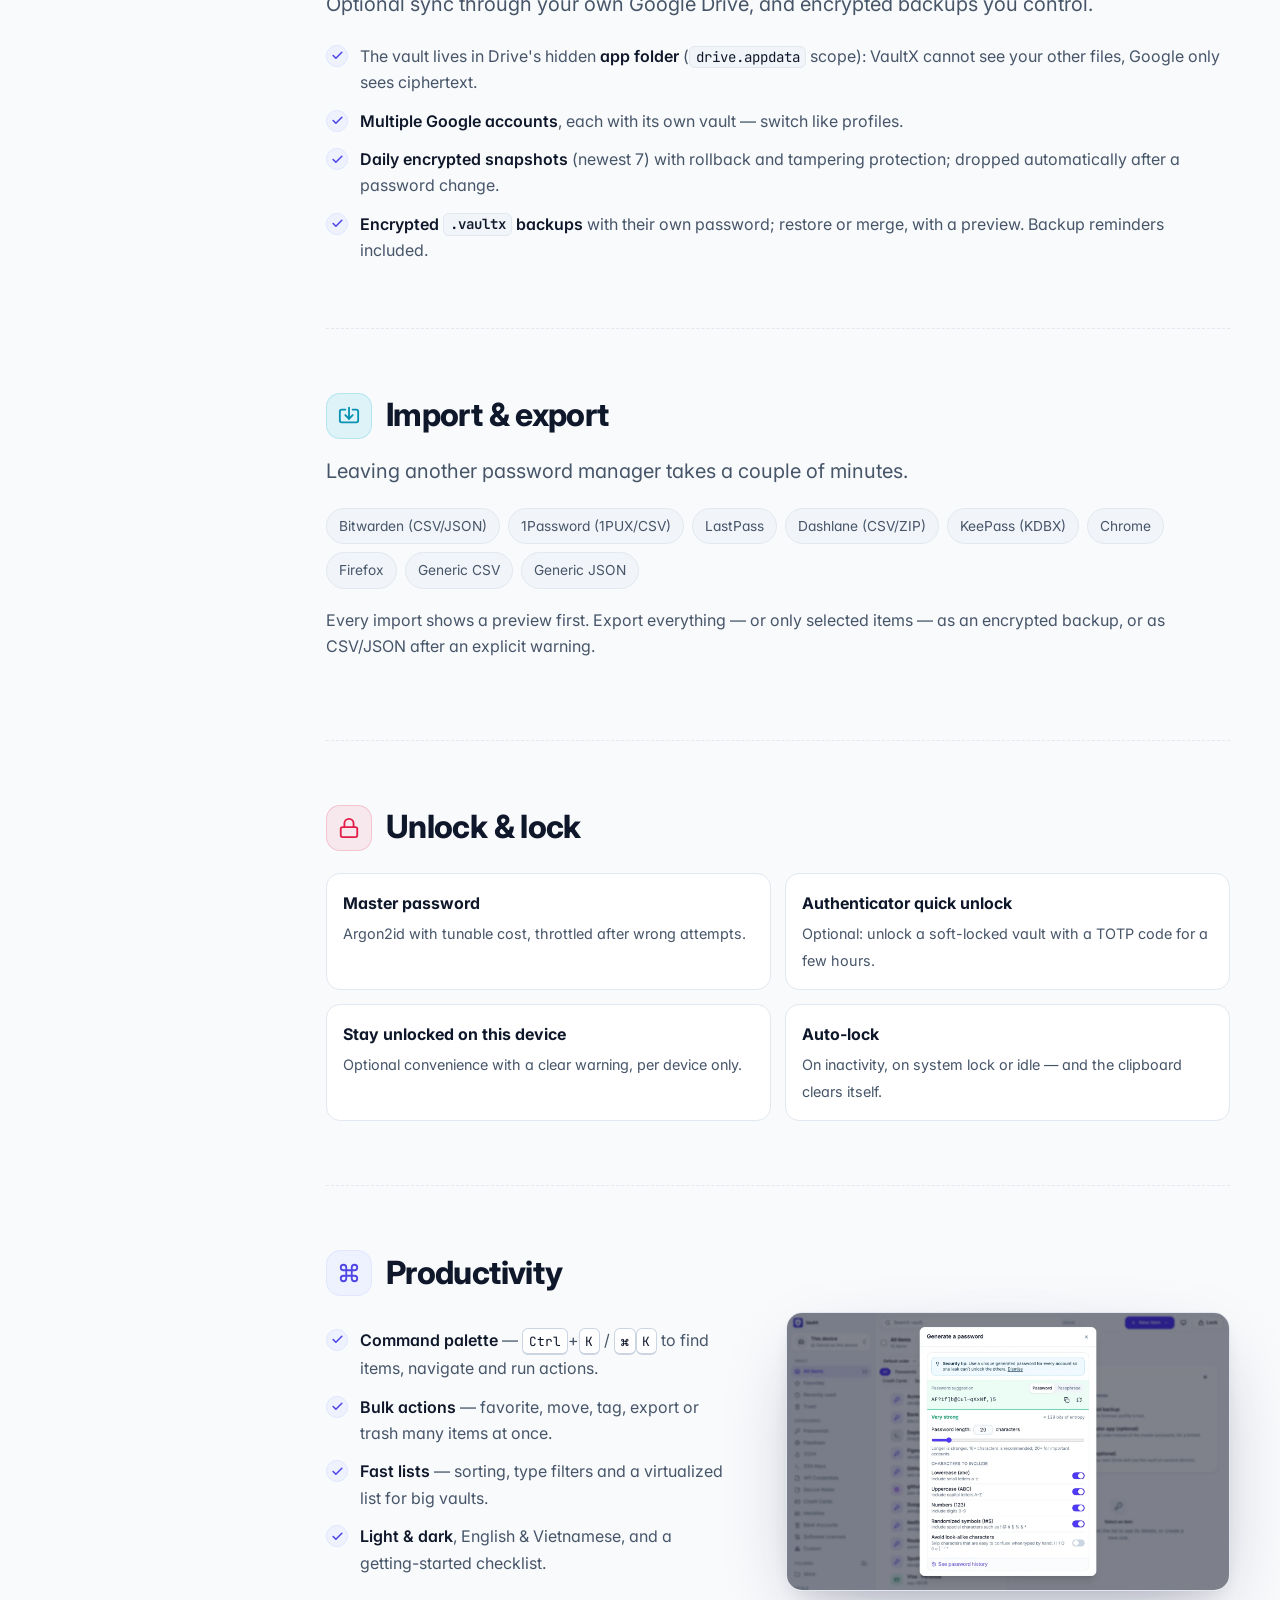
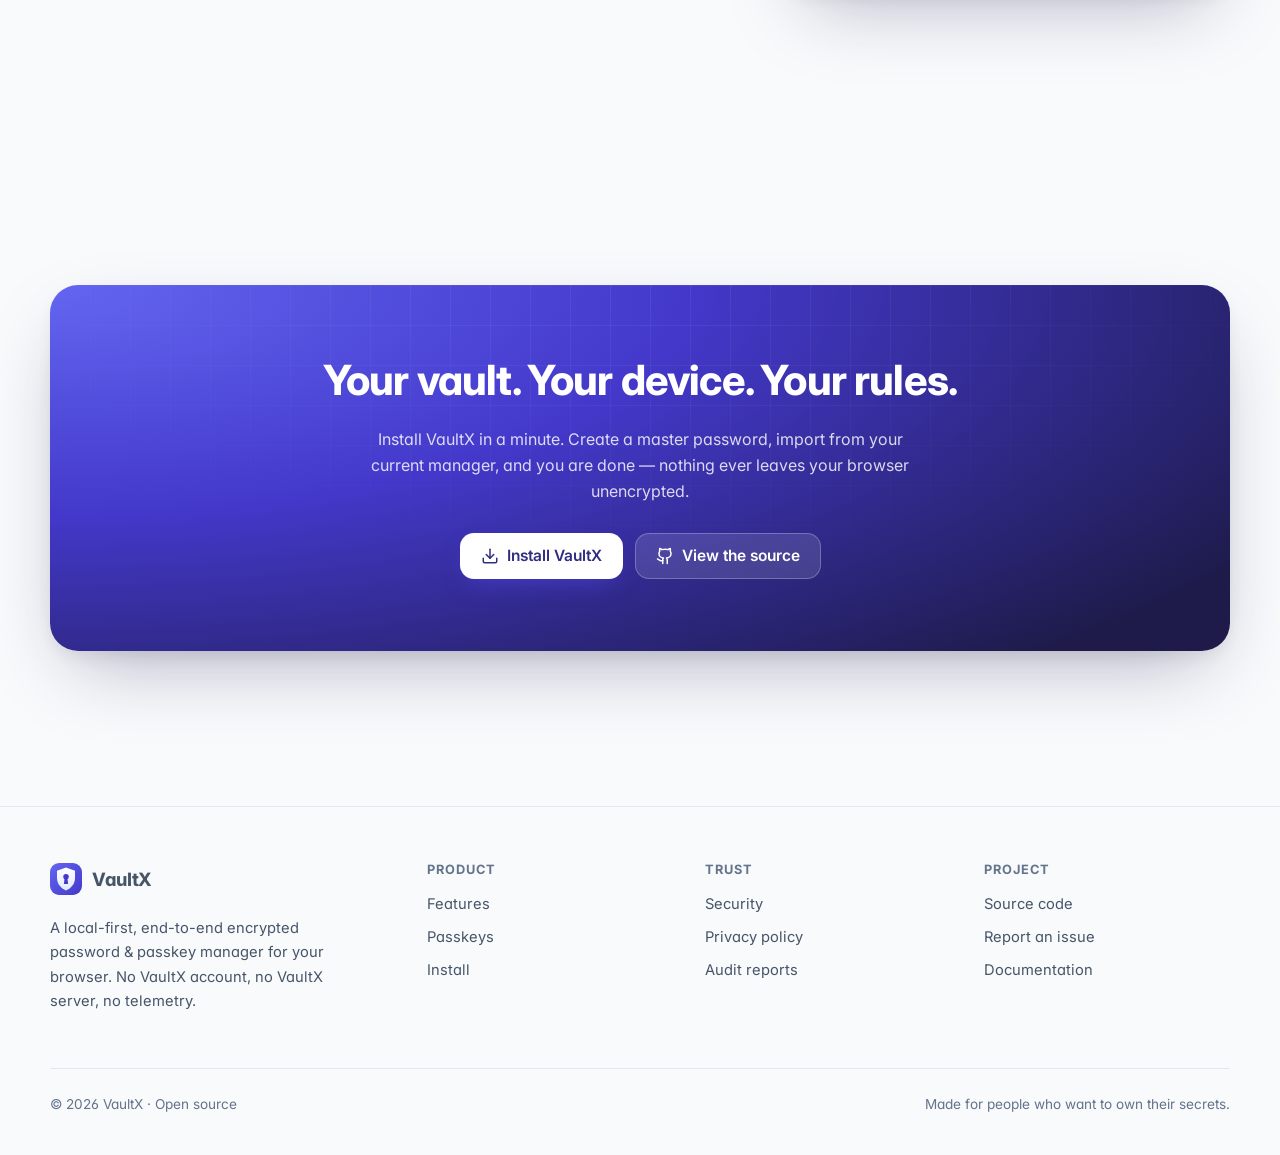
<file: features.html>
<!doctype html>
<html lang="en" class="no-js">
<head>
<meta charset="utf-8">
<meta name="viewport" content="width=device-width, initial-scale=1">
<title>VaultX — Features</title>
<meta name="description" content="Autofill, password generator, 11 item types, Security Center, Google Drive sync, encrypted backups and imports from 9 password managers.">
<meta name="theme-color" content="#4f46e5">
<meta property="og:title" content="VaultX — Features">
<meta property="og:description" content="Autofill, password generator, 11 item types, Security Center, Google Drive sync, encrypted backups and imports from 9 password managers.">
<meta property="og:type" content="website">
<meta property="og:image" content="assets/img/dashboard-light.webp">
<link rel="icon" type="image/svg+xml" href="assets/img/logo.svg">
<link rel="icon" type="image/png" sizes="32x32" href="assets/img/favicon-32.png">
<link rel="apple-touch-icon" href="assets/img/icon-128.png">
<link rel="preconnect" href="https://fonts.googleapis.com">
<link rel="preconnect" href="https://fonts.gstatic.com" crossorigin>
<link rel="stylesheet" href="https://fonts.googleapis.com/css2?family=Inter:wght@400;500;600;700;800&amp;family=JetBrains+Mono:wght@500;600&amp;display=swap">
<link rel="stylesheet" href="assets/css/site.css">
<script>(function(){try{var t=localStorage.getItem("vx-theme");if(t)document.documentElement.dataset.theme=t;}catch(e){}})();</script>
</head>
<body>
<a class="skip-link" href="#main">Skip to content</a>
<header class="site-header">
  <nav class="container nav" aria-label="Main">
    <a class="brand" href="index.html"><img src="assets/img/logo.svg" alt="" width="32" height="32">VaultX</a>
    <ul class="nav-links" id="nav-links"><li><a href="features.html" aria-current="page">Features</a></li><li><a href="passkeys.html">Passkeys</a></li><li><a href="security.html">Security</a></li><li><a href="install.html">Install</a></li><li><a href="privacy.html">Privacy</a></li></ul>
    <div class="nav-actions">
      <button class="icon-btn theme-toggle" type="button" aria-label="Toggle theme"><svg viewBox="0 0 24 24" fill="none" stroke="currentColor" stroke-width="2" stroke-linecap="round" stroke-linejoin="round" aria-hidden="true" class="moon"><path d="M12 3a6 6 0 0 0 9 9 9 9 0 1 1-9-9Z"/></svg><svg viewBox="0 0 24 24" fill="none" stroke="currentColor" stroke-width="2" stroke-linecap="round" stroke-linejoin="round" aria-hidden="true" class="sun"><circle cx="12" cy="12" r="4"/><path d="M12 2v2"/><path d="M12 20v2"/><path d="m4.93 4.93 1.41 1.41"/><path d="m17.66 17.66 1.41 1.41"/><path d="M2 12h2"/><path d="M20 12h2"/><path d="m6.34 17.66-1.41 1.41"/><path d="m19.07 4.93-1.41 1.41"/></svg></button>
      <a class="btn btn--sm btn--github" href="https://github.com/botranvan/vaultx" rel="noopener"><svg viewBox="0 0 24 24" fill="none" stroke="currentColor" stroke-width="2" stroke-linecap="round" stroke-linejoin="round" aria-hidden="true"><path d="M15 22v-4a4.8 4.8 0 0 0-1-3.5c3 0 6-2 6-5.5.08-1.25-.27-2.48-1-3.5.28-1.15.28-2.35 0-3.5 0 0-1 0-3 1.5-2.64-.5-5.36-.5-8 0C6 2 5 2 5 2c-.3 1.15-.3 2.35 0 3.5A5.4 5.4 0 0 0 4 9c0 3.5 3 5.5 6 5.5-.39.49-.68 1.05-.85 1.65-.17.6-.22 1.23-.15 1.85v4"/><path d="M9 18c-4.51 2-5-2-7-2"/></svg><span>GitHub</span></a>
      <button class="icon-btn menu-toggle" type="button" aria-label="Menu" aria-expanded="false" aria-controls="nav-links"><svg viewBox="0 0 24 24" fill="none" stroke="currentColor" stroke-width="2" stroke-linecap="round" stroke-linejoin="round" aria-hidden="true"><path d="M4 6h16"/><path d="M4 12h16"/><path d="M4 18h16"/></svg></button>
    </div>
  </nav>
</header>
<main id="main">

<section class="page-hero"><div class="container">
  <div class="breadcrumb"><a href="index.html">Home</a> / Features</div>
  <h1 class="reveal">Every feature, <span class="gradient-text">built around privacy</span></h1>
  <p class="lead reveal">From autofill to backups, VaultX does the work in your browser and keeps everything encrypted at rest.</p>
</div></section>
<section class="section" style="padding-top:24px"><div class="container with-toc">
  <aside class="toc" aria-label="On this page"><p>On this page</p><ol><li><a href="#autofill">Autofill</a></li><li><a href="#generator">Password generator</a></li><li><a href="#vault">Your vault</a></li><li><a href="#security-center">Security Center</a></li><li><a href="#sync">Sync & backups</a></li><li><a href="#import">Import & export</a></li><li><a href="#unlock">Unlock & lock</a></li><li><a href="#productivity">Productivity</a></li></ol></aside>
  <div>
    <article class="doc-section" id="autofill">
      <h2 class="reveal"><span class="icon-tile "><svg viewBox="0 0 24 24" fill="none" stroke="currentColor" stroke-width="2" stroke-linecap="round" stroke-linejoin="round" aria-hidden="true"><rect width="18" height="18" x="3" y="3" rx="2"/><path d="M7 7h10"/><path d="M7 12h10"/><path d="M7 17h6"/></svg></span>Autofill</h2>
      <p class="lead reveal">Fast when you want it, invisible when you don't — and strict about where it fills.</p>
      <div class="feature-row" style="margin-top:28px">
        <div class="reveal"><ul class="checks" style="margin-top:0">
          <li><span><b>Field icon</b> — a VaultX icon in login and sign-up fields opens a menu with your accounts or a password suggestion.</span></li>
          <li><span><b>Popup</b> — the logins, passkeys, cards and identities for the open site; click to fill, or open the site and fill it there.</span></li>
          <li><span><b>Keyboard</b> — <kbd>Ctrl</kbd>+<kbd>Shift</kbd>+<kbd>L</kbd> fills the best match; press again to cycle accounts.</span></li>
          <li><span><b>“Add to VaultX?”</b> — saves new logins, even when the site redirects after sign-in; works inside the site's own pop-up dialogs.</span></li>
          <li><span><b>Toolbar badge</b> — the number of saved logins for the current site.</span></li>
        </ul></div>
        <div class="media reveal"><div class="shot "><img src="assets/img/inline-login.webp" alt="Inline menu under the email field" loading="lazy" decoding="async"></div></div>
      </div>
      <div class="mini-grid reveal">
        <div class="mini"><strong>Exact-origin matching</strong><span>Logins fill only on the site they belong to; HTTPS is never downgraded.</span></div>
        <div class="mini"><strong>Frame-safe</strong><span>Only the top page and same-origin frames — never hidden or third-party frames.</span></div>
        <div class="mini"><strong>Clickjacking defences</strong><span>VaultX UI lives in closed shadow roots and only reacts to real, visible clicks.</span></div>
        <div class="mini"><strong>Cards &amp; addresses</strong><span>Card autofill on HTTPS only; the security code is opt-in.</span></div>
      </div>
    </article>

    <article class="doc-section" id="generator">
      <h2 class="reveal"><span class="icon-tile amber"><svg viewBox="0 0 24 24" fill="none" stroke="currentColor" stroke-width="2" stroke-linecap="round" stroke-linejoin="round" aria-hidden="true"><path d="m21.64 3.64-1.28-1.28a1.21 1.21 0 0 0-1.72 0L2.36 18.64a1.21 1.21 0 0 0 0 1.72l1.28 1.28a1.2 1.2 0 0 0 1.72 0L21.64 5.36a1.2 1.2 0 0 0 0-1.72"/><path d="m14 7 3 3"/><path d="M5 6v4"/><path d="M19 14v4"/><path d="M10 2v2"/><path d="M7 8H3"/><path d="M21 16h-4"/><path d="M11 3H9"/></svg></span>Password generator</h2>
      <p class="lead reveal">Strong suggestions exactly where you need them — on sign-up and change-password forms.</p>
      <div class="shot-pair reveal" style="margin-top:28px"><div class="shot "><img src="assets/img/suggest.webp" alt="Password suggestion in the sign-up form" loading="lazy" decoding="async"></div><div class="shot "><img src="assets/img/customize.webp" alt="Customize: length, character types and strength" loading="lazy" decoding="async"></div></div>
      <ul class="checks reveal">
        <li><span>Follows the site's <code>passwordrules</code>, with a strength floor so rules can never make a suggestion weak.</span></li>
        <li><span><b>Customize…</b> length and character types right in the menu; your choices are remembered.</span></li>
        <li><span>Passwords and passphrases, unbiased randomness, entropy shown for every suggestion.</span></li>
        <li><span>Generated passwords are kept in an <b>encrypted history</b> — so a sign-up never loses its password.</span></li>
      </ul>
    </article>

    <article class="doc-section" id="vault">
      <h2 class="reveal"><span class="icon-tile "><svg viewBox="0 0 24 24" fill="none" stroke="currentColor" stroke-width="2" stroke-linecap="round" stroke-linejoin="round" aria-hidden="true"><path d="m12.83 2.18 8.58 3.9a1 1 0 0 1 0 1.83l-8.58 3.9a2 2 0 0 1-1.66 0L2.6 7.91a1 1 0 0 1 0-1.83l8.58-3.9a2 2 0 0 1 1.65 0Z"/><path d="m22 17.65-9.17 4.16a2 2 0 0 1-1.66 0L2 17.65"/><path d="m22 12.65-9.17 4.16a2 2 0 0 1-1.66 0L2 12.65"/></svg></span>Your vault</h2>
      <p class="lead reveal">One place for everything sensitive, each item encrypted on its own.</p>
      <ul class="chips reveal"><li>Logins</li><li>Passkeys</li><li>TOTP codes</li><li>SSH keys (Ed25519)</li><li>API credentials</li><li>Secure notes</li><li>Credit cards</li><li>Identities</li><li>Bank accounts</li><li>Software licenses</li><li>Custom items</li></ul>
      <div class="mini-grid reveal">
        <div class="mini"><strong>Folders, tags &amp; favorites</strong><span>Organize with drag-to-folder and bulk actions.</span></div>
        <div class="mini"><strong>Attachments</strong><span>Encrypted files attached to any item.</span></div>
        <div class="mini"><strong>Version history</strong><span>Every change keeps the previous version, encrypted.</span></div>
        <div class="mini"><strong>Trash with undo</strong><span>Permanent deletion asks for your master password or an authenticator code.</span></div>
      </div>
      <div class="reveal" style="margin-top:28px"><div class="shot "><img src="assets/img/dashboard-light.webp" alt="Item details: username, password strength and version history" loading="lazy" decoding="async"></div></div>
    </article>

    <article class="doc-section" id="security-center">
      <h2 class="reveal"><span class="icon-tile green"><svg viewBox="0 0 24 24" fill="none" stroke="currentColor" stroke-width="2" stroke-linecap="round" stroke-linejoin="round" aria-hidden="true"><path d="m12 14 4-4"/><path d="M3.34 19a10 10 0 1 1 17.32 0"/></svg></span>Security Center</h2>
      <p class="lead reveal">A score, the numbers behind it, and a clear list of what to fix first.</p>
      <div class="reveal" style="margin:28px 0"><div class="shot "><img src="assets/img/security.webp" alt="Security Center: score, stats, passkey inventory and issues" loading="lazy" decoding="async"></div></div>
      <div class="mini-grid reveal">
        <div class="mini"><strong>Weak, reused &amp; old</strong><span>“Password reused across 28 items” expands into a numbered, paginated list.</span></div>
        <div class="mini"><strong>Duplicates</strong><span>Merge look-alike items in one click, history included.</span></div>
        <div class="mini"><strong>Insecure websites</strong><span>Saved addresses that still use unencrypted http.</span></div>
        <div class="mini"><strong>Integrity check</strong><span>Decrypts and authenticates every record to detect corruption or tampering.</span></div>
      </div>
    </article>

    <article class="doc-section" id="sync">
      <h2 class="reveal"><span class="icon-tile "><svg viewBox="0 0 24 24" fill="none" stroke="currentColor" stroke-width="2" stroke-linecap="round" stroke-linejoin="round" aria-hidden="true"><path d="M17.5 19H9a7 7 0 1 1 6.71-9h1.79a4.5 4.5 0 1 1 0 9Z"/></svg></span>Sync &amp; backups</h2>
      <p class="lead reveal">Optional sync through your own Google Drive, and encrypted backups you control.</p>
      <ul class="checks reveal">
        <li><span>The vault lives in Drive's hidden <b>app folder</b> (<code>drive.appdata</code> scope): VaultX cannot see your other files, Google only sees ciphertext.</span></li>
        <li><span><b>Multiple Google accounts</b>, each with its own vault — switch like profiles.</span></li>
        <li><span><b>Daily encrypted snapshots</b> (newest 7) with rollback and tampering protection; dropped automatically after a password change.</span></li>
        <li><span><b>Encrypted <code>.vaultx</code> backups</b> with their own password; restore or merge, with a preview. Backup reminders included.</span></li>
      </ul>
    </article>

    <article class="doc-section" id="import">
      <h2 class="reveal"><span class="icon-tile cyan"><svg viewBox="0 0 24 24" fill="none" stroke="currentColor" stroke-width="2" stroke-linecap="round" stroke-linejoin="round" aria-hidden="true"><path d="M12 3v12"/><path d="m8 11 4 4 4-4"/><path d="M8 5H4a2 2 0 0 0-2 2v10a2 2 0 0 0 2 2h16a2 2 0 0 0 2-2V7a2 2 0 0 0-2-2h-4"/></svg></span>Import &amp; export</h2>
      <p class="lead reveal">Leaving another password manager takes a couple of minutes.</p>
      <ul class="chips reveal"><li>Bitwarden (CSV/JSON)</li><li>1Password (1PUX/CSV)</li><li>LastPass</li><li>Dashlane (CSV/ZIP)</li><li>KeePass (KDBX)</li><li>Chrome</li><li>Firefox</li><li>Generic CSV</li><li>Generic JSON</li></ul>
      <p class="reveal" style="margin-top:18px">Every import shows a preview first. Export everything — or only selected items — as an encrypted backup, or as CSV/JSON after an explicit warning.</p>
    </article>

    <article class="doc-section" id="unlock">
      <h2 class="reveal"><span class="icon-tile rose"><svg viewBox="0 0 24 24" fill="none" stroke="currentColor" stroke-width="2" stroke-linecap="round" stroke-linejoin="round" aria-hidden="true"><rect width="18" height="11" x="3" y="11" rx="2"/><path d="M7 11V7a5 5 0 0 1 10 0v4"/></svg></span>Unlock &amp; lock</h2>
      <div class="mini-grid reveal">
        <div class="mini"><strong>Master password</strong><span>Argon2id with tunable cost, throttled after wrong attempts.</span></div>
        <div class="mini"><strong>Authenticator quick unlock</strong><span>Optional: unlock a soft-locked vault with a TOTP code for a few hours.</span></div>
        <div class="mini"><strong>Stay unlocked on this device</strong><span>Optional convenience with a clear warning, per device only.</span></div>
        <div class="mini"><strong>Auto-lock</strong><span>On inactivity, on system lock or idle — and the clipboard clears itself.</span></div>
      </div>
    </article>

    <article class="doc-section" id="productivity">
      <h2 class="reveal"><span class="icon-tile "><svg viewBox="0 0 24 24" fill="none" stroke="currentColor" stroke-width="2" stroke-linecap="round" stroke-linejoin="round" aria-hidden="true"><path d="M15 6v12a3 3 0 1 0 3-3H6a3 3 0 1 0 3 3V6a3 3 0 1 0-3 3h12a3 3 0 1 0-3-3"/></svg></span>Productivity</h2>
      <div class="feature-row" style="margin-top:12px">
        <div class="reveal"><ul class="checks" style="margin-top:0">
          <li><span><b>Command palette</b> — <kbd>Ctrl</kbd>+<kbd>K</kbd> / <kbd>⌘</kbd><kbd>K</kbd> to find items, navigate and run actions.</span></li>
          <li><span><b>Bulk actions</b> — favorite, move, tag, export or trash many items at once.</span></li>
          <li><span><b>Fast lists</b> — sorting, type filters and a virtualized list for big vaults.</span></li>
          <li><span><b>Light &amp; dark</b>, English &amp; Vietnamese, and a getting-started checklist.</span></li>
        </ul></div>
        <div class="media reveal"><div class="shot "><img src="assets/img/generator.webp" alt="The full password generator with options" loading="lazy" decoding="async"></div></div>
      </div>
    </article>
  </div>
</div></section>
<section class="section"><div class="container"><div class="cta reveal">
  <h2>Your vault. Your device. Your rules.</h2>
  <p>Install VaultX in a minute. Create a master password, import from your current manager, and you are done — nothing ever leaves your browser unencrypted.</p>
  <div class="btn-row"><a class="btn btn--primary" href="install.html"><svg viewBox="0 0 24 24" fill="none" stroke="currentColor" stroke-width="2" stroke-linecap="round" stroke-linejoin="round" aria-hidden="true"><path d="M21 15v4a2 2 0 0 1-2 2H5a2 2 0 0 1-2-2v-4"/><path d="m7 10 5 5 5-5"/><path d="M12 15V3"/></svg>Install VaultX</a><a class="btn" href="https://github.com/botranvan/vaultx" rel="noopener"><svg viewBox="0 0 24 24" fill="none" stroke="currentColor" stroke-width="2" stroke-linecap="round" stroke-linejoin="round" aria-hidden="true"><path d="M15 22v-4a4.8 4.8 0 0 0-1-3.5c3 0 6-2 6-5.5.08-1.25-.27-2.48-1-3.5.28-1.15.28-2.35 0-3.5 0 0-1 0-3 1.5-2.64-.5-5.36-.5-8 0C6 2 5 2 5 2c-.3 1.15-.3 2.35 0 3.5A5.4 5.4 0 0 0 4 9c0 3.5 3 5.5 6 5.5-.39.49-.68 1.05-.85 1.65-.17.6-.22 1.23-.15 1.85v4"/><path d="M9 18c-4.51 2-5-2-7-2"/></svg>View the source</a></div>
</div></div></section>

</main>
<footer class="site-footer">
  <div class="container">
    <div class="footer-grid">
      <div>
        <a class="brand" href="index.html"><img src="assets/img/logo.svg" alt="" width="32" height="32">VaultX</a>
        <p style="margin-top:14px;max-width:34ch">A local-first, end-to-end encrypted password &amp; passkey manager for your browser. No VaultX account, no VaultX server, no telemetry.</p>
      </div>
      <div><h4>Product</h4><ul><li><a href="features.html">Features</a></li><li><a href="passkeys.html">Passkeys</a></li><li><a href="install.html">Install</a></li></ul></div>
      <div><h4>Trust</h4><ul><li><a href="security.html">Security</a></li><li><a href="privacy.html">Privacy policy</a></li><li><a href="https://github.com/botranvan/vaultx/blob/master/docs/SECURITY_AUDIT.md" rel="noopener">Audit reports</a></li></ul></div>
      <div><h4>Project</h4><ul><li><a href="https://github.com/botranvan/vaultx" rel="noopener">Source code</a></li><li><a href="https://github.com/botranvan/vaultx/issues" rel="noopener">Report an issue</a></li><li><a href="https://github.com/botranvan/vaultx/tree/master/docs" rel="noopener">Documentation</a></li></ul></div>
    </div>
    <div class="footer-bottom"><span>© <span data-year>2026</span> VaultX · Open source</span><span>Made for people who want to own their secrets.</span></div>
  </div>
</footer>
<script src="assets/js/site.js" defer></script>
</body>
</html>
</file>
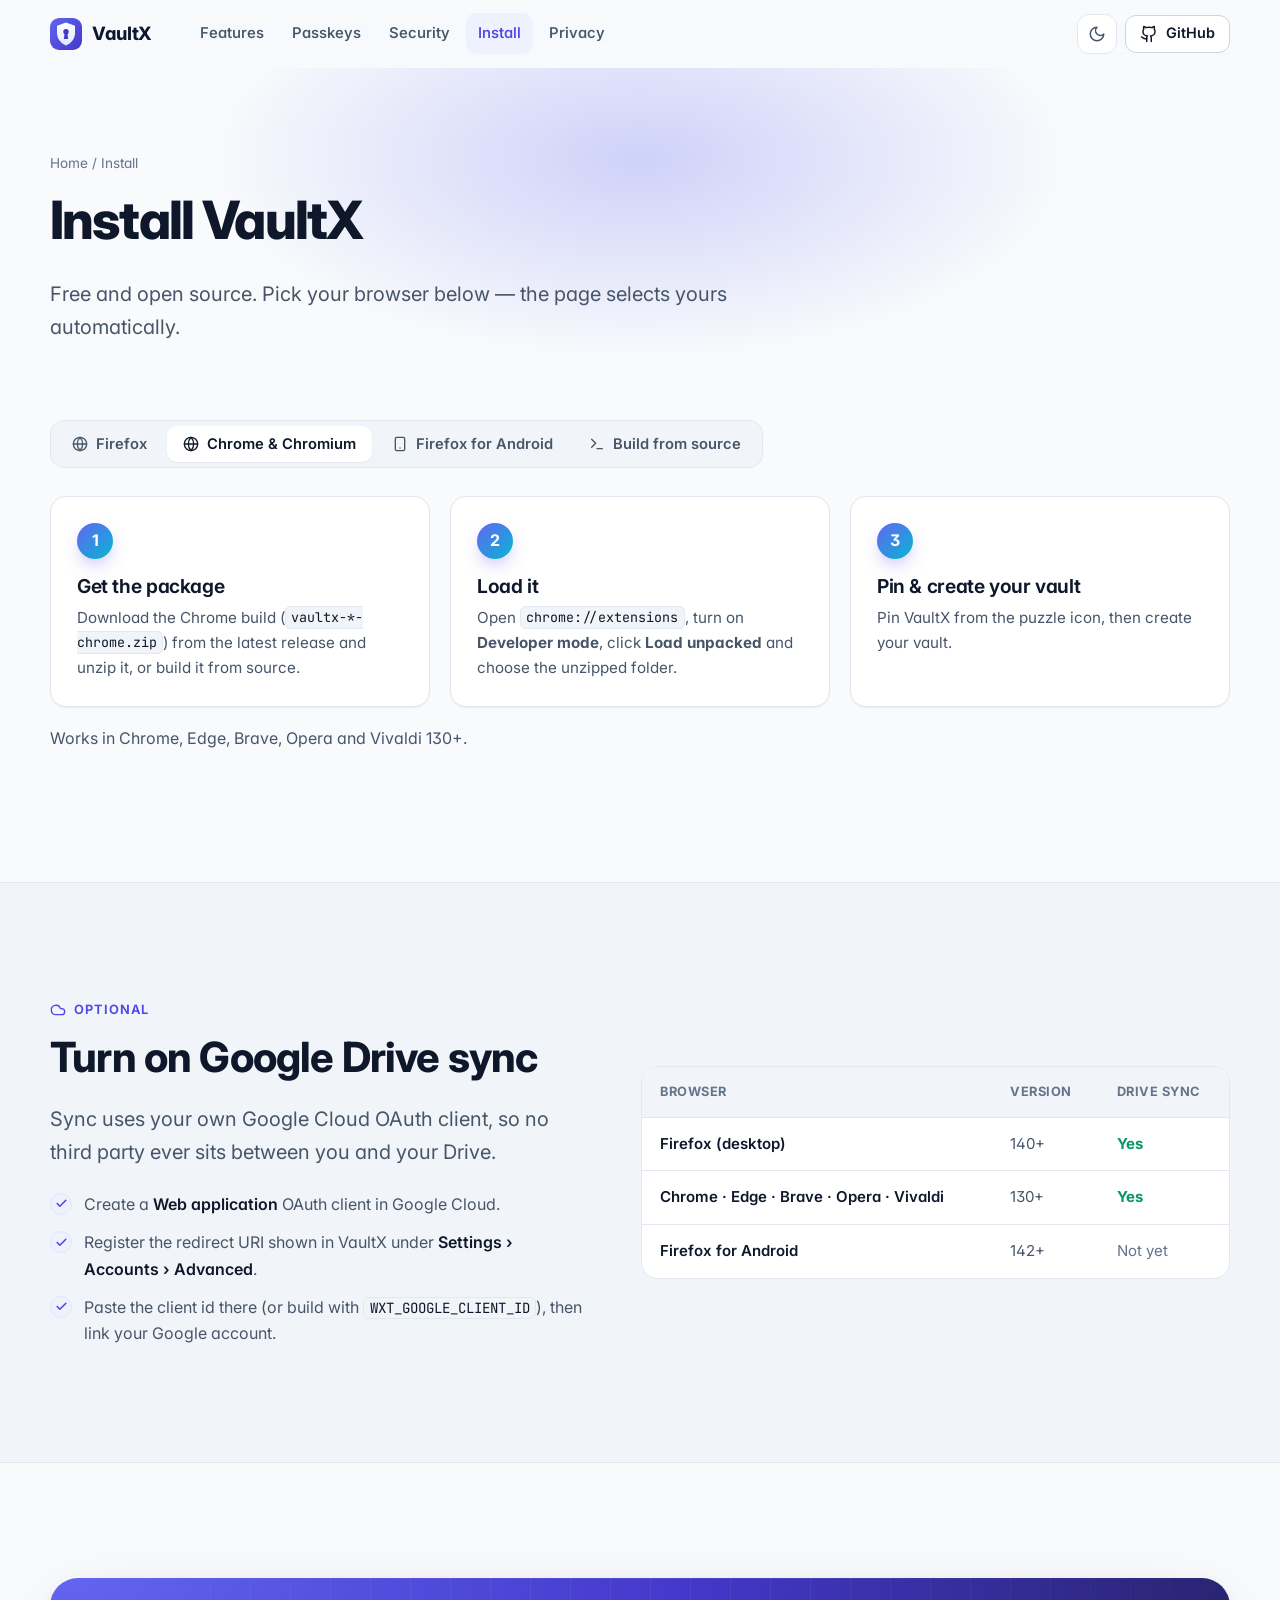
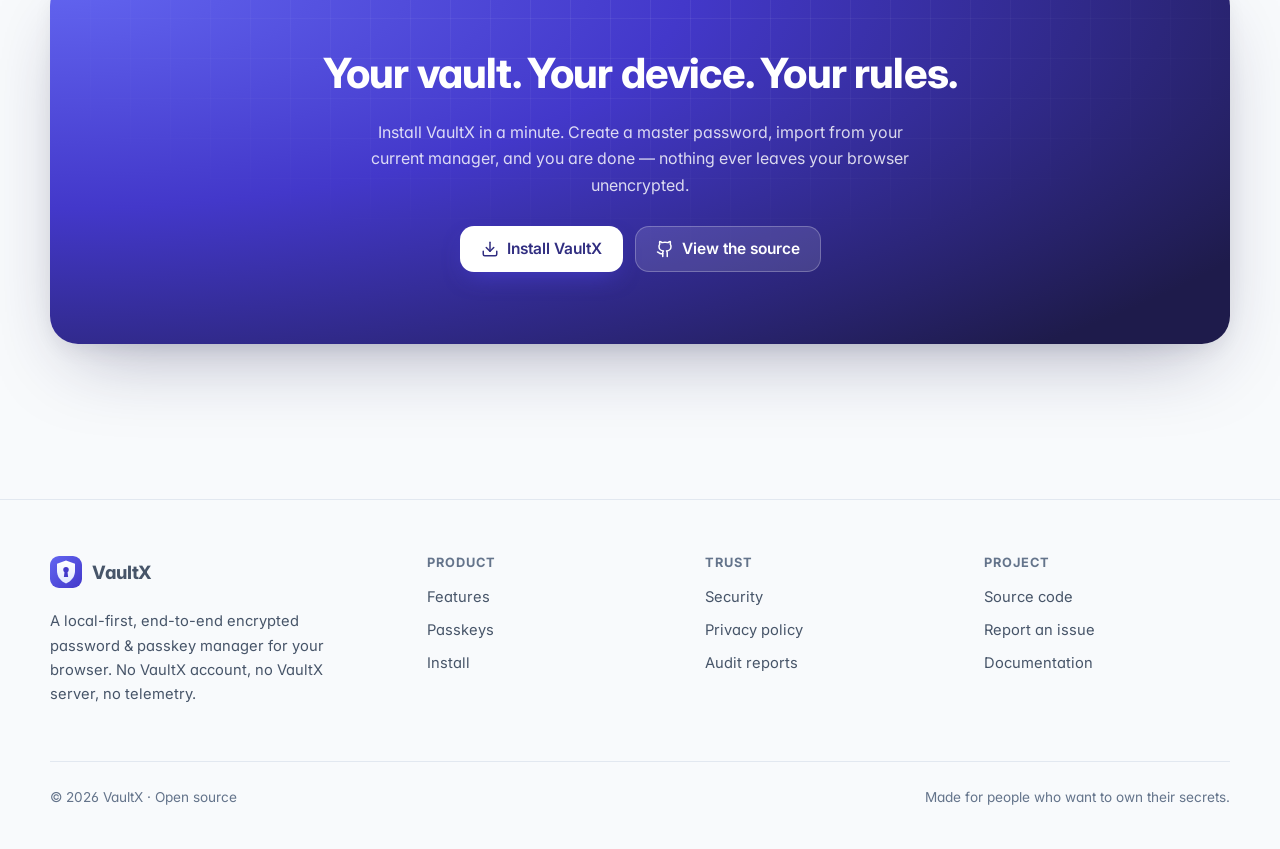
<file: install.html>
<!doctype html>
<html lang="en" class="no-js">
<head>
<meta charset="utf-8">
<meta name="viewport" content="width=device-width, initial-scale=1">
<title>VaultX — Install</title>
<meta name="description" content="Install VaultX on Firefox, Chrome and other Chromium browsers, or Firefox for Android — or build it from source.">
<meta name="theme-color" content="#4f46e5">
<meta property="og:title" content="VaultX — Install">
<meta property="og:description" content="Install VaultX on Firefox, Chrome and other Chromium browsers, or Firefox for Android — or build it from source.">
<meta property="og:type" content="website">
<meta property="og:image" content="assets/img/dashboard-light.webp">
<link rel="icon" type="image/svg+xml" href="assets/img/logo.svg">
<link rel="icon" type="image/png" sizes="32x32" href="assets/img/favicon-32.png">
<link rel="apple-touch-icon" href="assets/img/icon-128.png">
<link rel="preconnect" href="https://fonts.googleapis.com">
<link rel="preconnect" href="https://fonts.gstatic.com" crossorigin>
<link rel="stylesheet" href="https://fonts.googleapis.com/css2?family=Inter:wght@400;500;600;700;800&amp;family=JetBrains+Mono:wght@500;600&amp;display=swap">
<link rel="stylesheet" href="assets/css/site.css">
<script>(function(){try{var t=localStorage.getItem("vx-theme");if(t)document.documentElement.dataset.theme=t;}catch(e){}})();</script>
</head>
<body>
<a class="skip-link" href="#main">Skip to content</a>
<header class="site-header">
  <nav class="container nav" aria-label="Main">
    <a class="brand" href="index.html"><img src="assets/img/logo.svg" alt="" width="32" height="32">VaultX</a>
    <ul class="nav-links" id="nav-links"><li><a href="features.html">Features</a></li><li><a href="passkeys.html">Passkeys</a></li><li><a href="security.html">Security</a></li><li><a href="install.html" aria-current="page">Install</a></li><li><a href="privacy.html">Privacy</a></li></ul>
    <div class="nav-actions">
      <button class="icon-btn theme-toggle" type="button" aria-label="Toggle theme"><svg viewBox="0 0 24 24" fill="none" stroke="currentColor" stroke-width="2" stroke-linecap="round" stroke-linejoin="round" aria-hidden="true" class="moon"><path d="M12 3a6 6 0 0 0 9 9 9 9 0 1 1-9-9Z"/></svg><svg viewBox="0 0 24 24" fill="none" stroke="currentColor" stroke-width="2" stroke-linecap="round" stroke-linejoin="round" aria-hidden="true" class="sun"><circle cx="12" cy="12" r="4"/><path d="M12 2v2"/><path d="M12 20v2"/><path d="m4.93 4.93 1.41 1.41"/><path d="m17.66 17.66 1.41 1.41"/><path d="M2 12h2"/><path d="M20 12h2"/><path d="m6.34 17.66-1.41 1.41"/><path d="m19.07 4.93-1.41 1.41"/></svg></button>
      <a class="btn btn--sm btn--github" href="https://github.com/botranvan/vaultx" rel="noopener"><svg viewBox="0 0 24 24" fill="none" stroke="currentColor" stroke-width="2" stroke-linecap="round" stroke-linejoin="round" aria-hidden="true"><path d="M15 22v-4a4.8 4.8 0 0 0-1-3.5c3 0 6-2 6-5.5.08-1.25-.27-2.48-1-3.5.28-1.15.28-2.35 0-3.5 0 0-1 0-3 1.5-2.64-.5-5.36-.5-8 0C6 2 5 2 5 2c-.3 1.15-.3 2.35 0 3.5A5.4 5.4 0 0 0 4 9c0 3.5 3 5.5 6 5.5-.39.49-.68 1.05-.85 1.65-.17.6-.22 1.23-.15 1.85v4"/><path d="M9 18c-4.51 2-5-2-7-2"/></svg><span>GitHub</span></a>
      <button class="icon-btn menu-toggle" type="button" aria-label="Menu" aria-expanded="false" aria-controls="nav-links"><svg viewBox="0 0 24 24" fill="none" stroke="currentColor" stroke-width="2" stroke-linecap="round" stroke-linejoin="round" aria-hidden="true"><path d="M4 6h16"/><path d="M4 12h16"/><path d="M4 18h16"/></svg></button>
    </div>
  </nav>
</header>
<main id="main">

<section class="page-hero"><div class="container">
  <div class="breadcrumb"><a href="index.html">Home</a> / Install</div>
  <h1 class="reveal">Install VaultX</h1>
  <p class="lead reveal">Free and open source. Pick your browser below — the page selects yours automatically.</p>
</div></section>
<section class="section" style="padding-top:12px"><div class="container">
  <div data-tabs="install" data-auto="1">
    <div class="tabs reveal" role="tablist" aria-label="Browser">
      <button class="tab" role="tab" id="firefox" aria-controls="p-firefox" data-match="Firefox(?!.*Android)"><svg viewBox="0 0 24 24" fill="none" stroke="currentColor" stroke-width="2" stroke-linecap="round" stroke-linejoin="round" aria-hidden="true"><circle cx="12" cy="12" r="10"/><path d="M12 2a14.5 14.5 0 0 0 0 20 14.5 14.5 0 0 0 0-20"/><path d="M2 12h20"/></svg>Firefox</button>
      <button class="tab" role="tab" id="chromium" aria-controls="p-chromium" data-match="Chrome|Chromium|Edg|OPR|Brave|Vivaldi"><svg viewBox="0 0 24 24" fill="none" stroke="currentColor" stroke-width="2" stroke-linecap="round" stroke-linejoin="round" aria-hidden="true"><circle cx="12" cy="12" r="10"/><path d="M12 2a14.5 14.5 0 0 0 0 20 14.5 14.5 0 0 0 0-20"/><path d="M2 12h20"/></svg>Chrome &amp; Chromium</button>
      <button class="tab" role="tab" id="android" aria-controls="p-android" data-match="Android.*Firefox"><svg viewBox="0 0 24 24" fill="none" stroke="currentColor" stroke-width="2" stroke-linecap="round" stroke-linejoin="round" aria-hidden="true"><rect width="14" height="20" x="5" y="2" rx="2"/><path d="M12 18h.01"/></svg>Firefox for Android</button>
      <button class="tab" role="tab" id="source" aria-controls="p-source"><svg viewBox="0 0 24 24" fill="none" stroke="currentColor" stroke-width="2" stroke-linecap="round" stroke-linejoin="round" aria-hidden="true"><path d="m4 17 6-6-6-6"/><path d="M12 19h8"/></svg>Build from source</button>
    </div>
    <div class="tab-panel" role="tabpanel" id="p-firefox" aria-labelledby="firefox">
      <div class="steps">
        <div class="card step"><h3>Get the package</h3><p>Download the Firefox build (<code>vaultx-*-firefox.zip</code>) from the latest release, or build it from source.</p></div>
        <div class="card step"><h3>Install</h3><p>Open <code>about:addons</code> → ⚙ → <b>Install Add-on From File…</b> and choose the package. For testing, use <code>about:debugging</code> → <b>Load Temporary Add-on</b>.</p></div>
        <div class="card step"><h3>Pin &amp; create your vault</h3><p>Pin VaultX to the toolbar, choose where your vault lives and pick a master password.</p></div>
      </div>
      <p style="margin-top:18px">Requires Firefox 140 or later. VaultX declares Firefox's data-collection consent: nothing is sent anywhere unless you turn on Google Drive sync.</p>
    </div>
    <div class="tab-panel" role="tabpanel" id="p-chromium" aria-labelledby="chromium" hidden>
      <div class="steps">
        <div class="card step"><h3>Get the package</h3><p>Download the Chrome build (<code>vaultx-*-chrome.zip</code>) from the latest release and unzip it, or build it from source.</p></div>
        <div class="card step"><h3>Load it</h3><p>Open <code>chrome://extensions</code>, turn on <b>Developer mode</b>, click <b>Load unpacked</b> and choose the unzipped folder.</p></div>
        <div class="card step"><h3>Pin &amp; create your vault</h3><p>Pin VaultX from the puzzle icon, then create your vault.</p></div>
      </div>
      <p style="margin-top:18px">Works in Chrome, Edge, Brave, Opera and Vivaldi 130+.</p>
    </div>
    <div class="tab-panel" role="tabpanel" id="p-android" aria-labelledby="android" hidden>
      <div class="steps">
        <div class="card step"><h3>Use the Android build</h3><p>Build from the <code>firefox-for-android</code> branch (Firefox for Android 142+).</p></div>
        <div class="card step"><h3>Install</h3><p>Install it from a custom add-on collection, or run it with <code>web-ext run -t firefox-android</code> for development.</p></div>
        <div class="card step"><h3>Good to know</h3><p>The Android build has no Google Drive sync, keyboard shortcuts or native companion app.</p></div>
      </div>
    </div>
    <div class="tab-panel" role="tabpanel" id="p-source" aria-labelledby="source" hidden>
      <p>Requirements: Node 22 and pnpm 10.</p>
      <div class="code"><pre><span class="c"># get the code</span>
git clone https://github.com/botranvan/vaultx.git
cd vaultx
pnpm install

<span class="c"># production builds into apps/browser-extension/.output/</span>
pnpm build          <span class="c"># Firefox</span>
pnpm build:chrome   <span class="c"># Chrome / Chromium</span>

<span class="c"># checks</span>
pnpm test &amp;&amp; pnpm typecheck &amp;&amp; pnpm lint:firefox</pre></div>
    </div>
  </div>
</div></section>

<section class="section section--muted"><div class="container">
  <div class="feature-row">
    <div class="reveal">
      <span class="eyebrow"><svg viewBox="0 0 24 24" fill="none" stroke="currentColor" stroke-width="2" stroke-linecap="round" stroke-linejoin="round" aria-hidden="true"><path d="M17.5 19H9a7 7 0 1 1 6.71-9h1.79a4.5 4.5 0 1 1 0 9Z"/></svg> Optional</span>
      <h2>Turn on Google Drive sync</h2>
      <p class="lead">Sync uses your own Google Cloud OAuth client, so no third party ever sits between you and your Drive.</p>
      <ol class="checks" style="list-style:none">
        <li><span>Create a <b>Web application</b> OAuth client in Google Cloud.</span></li>
        <li><span>Register the redirect URI shown in VaultX under <b>Settings › Accounts › Advanced</b>.</span></li>
        <li><span>Paste the client id there (or build with <code>WXT_GOOGLE_CLIENT_ID</code>), then link your Google account.</span></li>
      </ol>
    </div>
    <div class="reveal">
      <div class="table-wrap"><table>
        <thead><tr><th>Browser</th><th>Version</th><th>Drive sync</th></tr></thead>
        <tbody>
          <tr><td>Firefox (desktop)</td><td>140+</td><td class="yes">Yes</td></tr>
          <tr><td>Chrome · Edge · Brave · Opera · Vivaldi</td><td>130+</td><td class="yes">Yes</td></tr>
          <tr><td>Firefox for Android</td><td>142+</td><td class="no">Not yet</td></tr>
        </tbody>
      </table></div>
    </div>
  </div>
</div></section>
<section class="section"><div class="container"><div class="cta reveal">
  <h2>Your vault. Your device. Your rules.</h2>
  <p>Install VaultX in a minute. Create a master password, import from your current manager, and you are done — nothing ever leaves your browser unencrypted.</p>
  <div class="btn-row"><a class="btn btn--primary" href="install.html"><svg viewBox="0 0 24 24" fill="none" stroke="currentColor" stroke-width="2" stroke-linecap="round" stroke-linejoin="round" aria-hidden="true"><path d="M21 15v4a2 2 0 0 1-2 2H5a2 2 0 0 1-2-2v-4"/><path d="m7 10 5 5 5-5"/><path d="M12 15V3"/></svg>Install VaultX</a><a class="btn" href="https://github.com/botranvan/vaultx" rel="noopener"><svg viewBox="0 0 24 24" fill="none" stroke="currentColor" stroke-width="2" stroke-linecap="round" stroke-linejoin="round" aria-hidden="true"><path d="M15 22v-4a4.8 4.8 0 0 0-1-3.5c3 0 6-2 6-5.5.08-1.25-.27-2.48-1-3.5.28-1.15.28-2.35 0-3.5 0 0-1 0-3 1.5-2.64-.5-5.36-.5-8 0C6 2 5 2 5 2c-.3 1.15-.3 2.35 0 3.5A5.4 5.4 0 0 0 4 9c0 3.5 3 5.5 6 5.5-.39.49-.68 1.05-.85 1.65-.17.6-.22 1.23-.15 1.85v4"/><path d="M9 18c-4.51 2-5-2-7-2"/></svg>View the source</a></div>
</div></div></section>

</main>
<footer class="site-footer">
  <div class="container">
    <div class="footer-grid">
      <div>
        <a class="brand" href="index.html"><img src="assets/img/logo.svg" alt="" width="32" height="32">VaultX</a>
        <p style="margin-top:14px;max-width:34ch">A local-first, end-to-end encrypted password &amp; passkey manager for your browser. No VaultX account, no VaultX server, no telemetry.</p>
      </div>
      <div><h4>Product</h4><ul><li><a href="features.html">Features</a></li><li><a href="passkeys.html">Passkeys</a></li><li><a href="install.html">Install</a></li></ul></div>
      <div><h4>Trust</h4><ul><li><a href="security.html">Security</a></li><li><a href="privacy.html">Privacy policy</a></li><li><a href="https://github.com/botranvan/vaultx/blob/master/docs/SECURITY_AUDIT.md" rel="noopener">Audit reports</a></li></ul></div>
      <div><h4>Project</h4><ul><li><a href="https://github.com/botranvan/vaultx" rel="noopener">Source code</a></li><li><a href="https://github.com/botranvan/vaultx/issues" rel="noopener">Report an issue</a></li><li><a href="https://github.com/botranvan/vaultx/tree/master/docs" rel="noopener">Documentation</a></li></ul></div>
    </div>
    <div class="footer-bottom"><span>© <span data-year>2026</span> VaultX · Open source</span><span>Made for people who want to own their secrets.</span></div>
  </div>
</footer>
<script src="assets/js/site.js" defer></script>
</body>
</html>
</file>
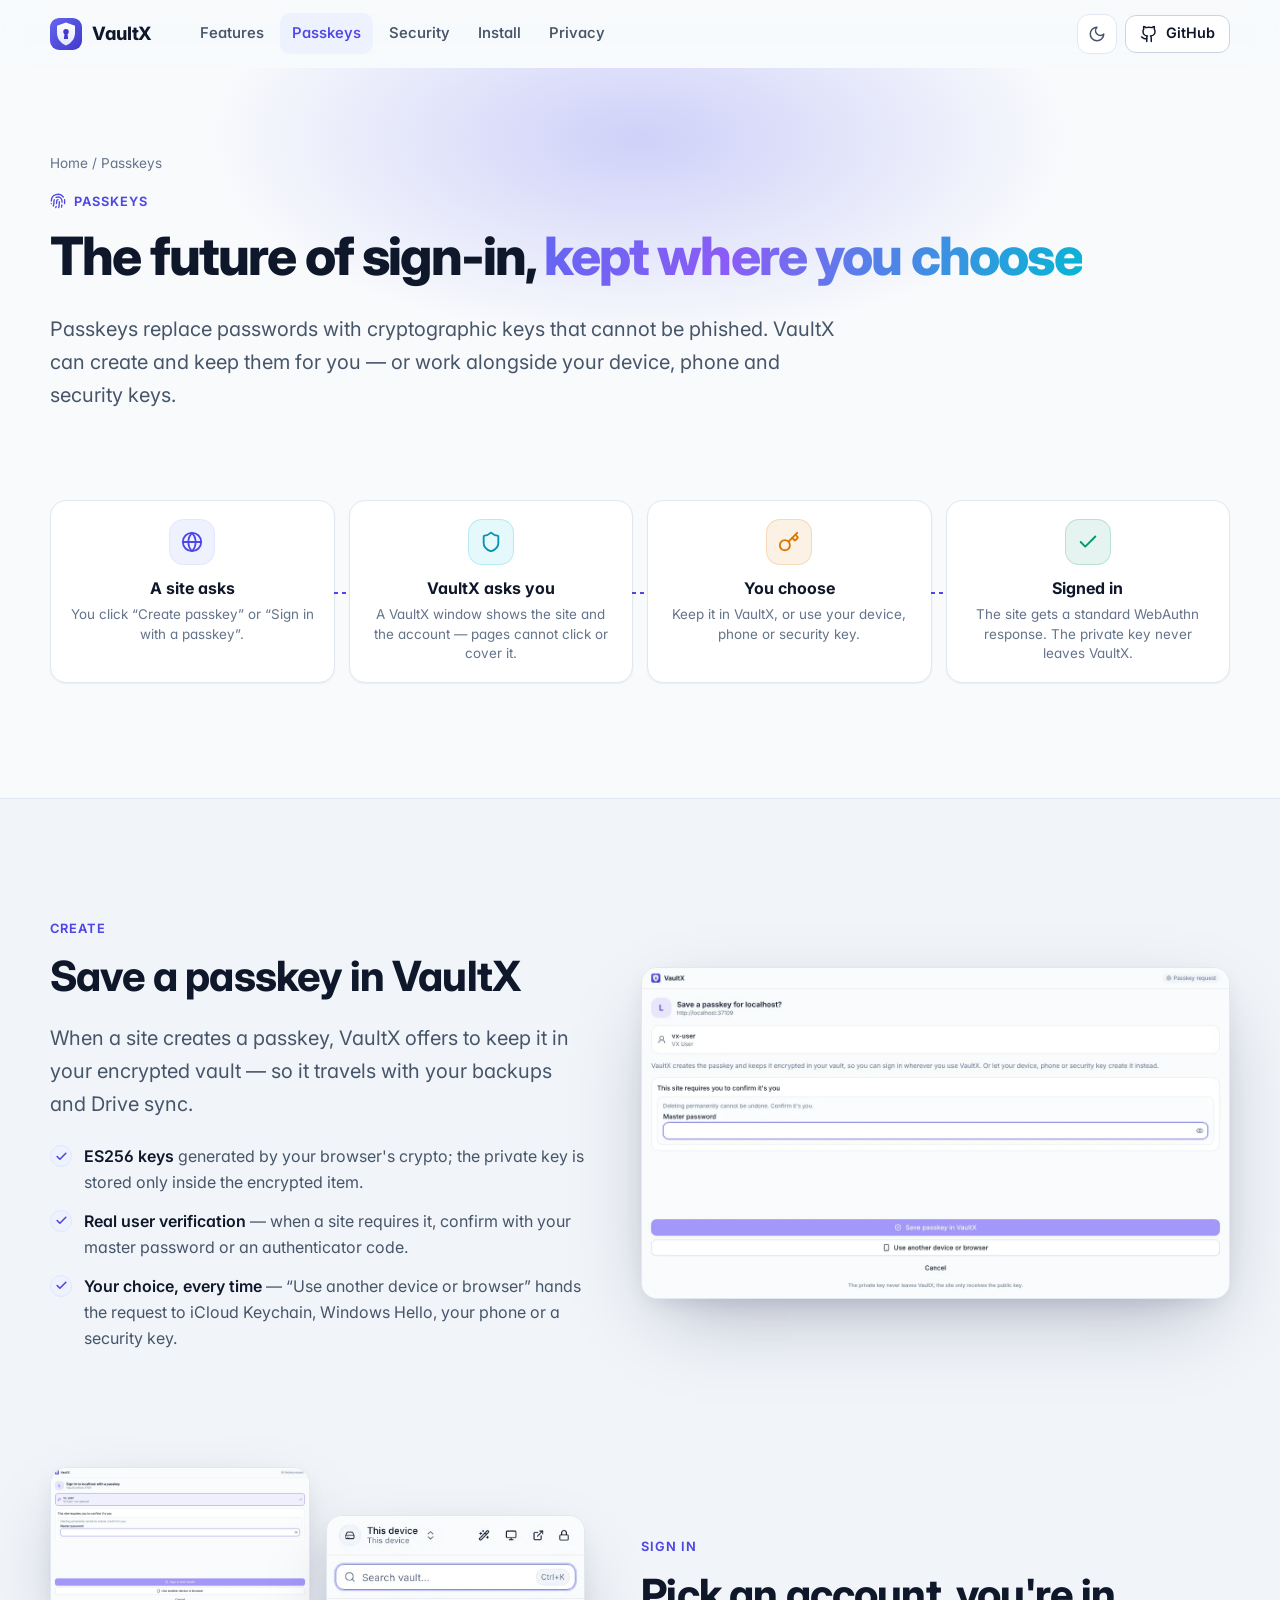
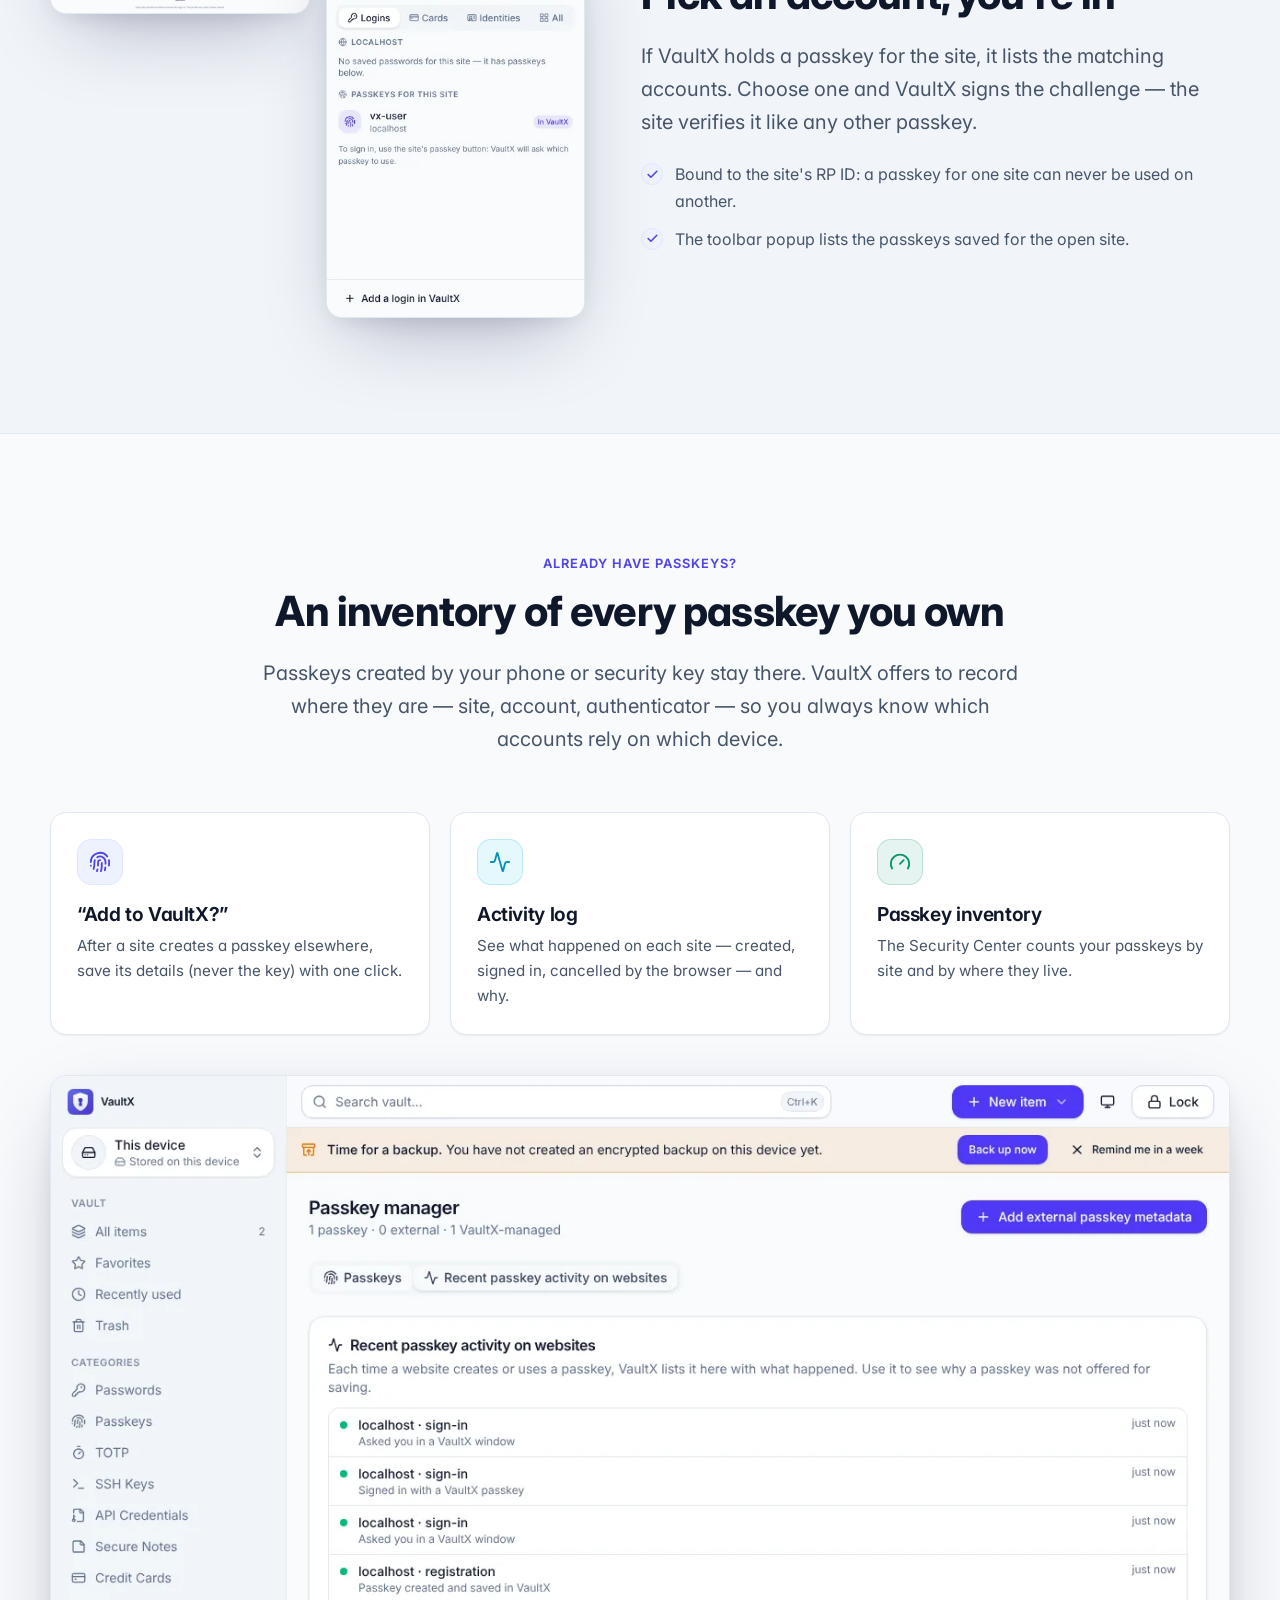
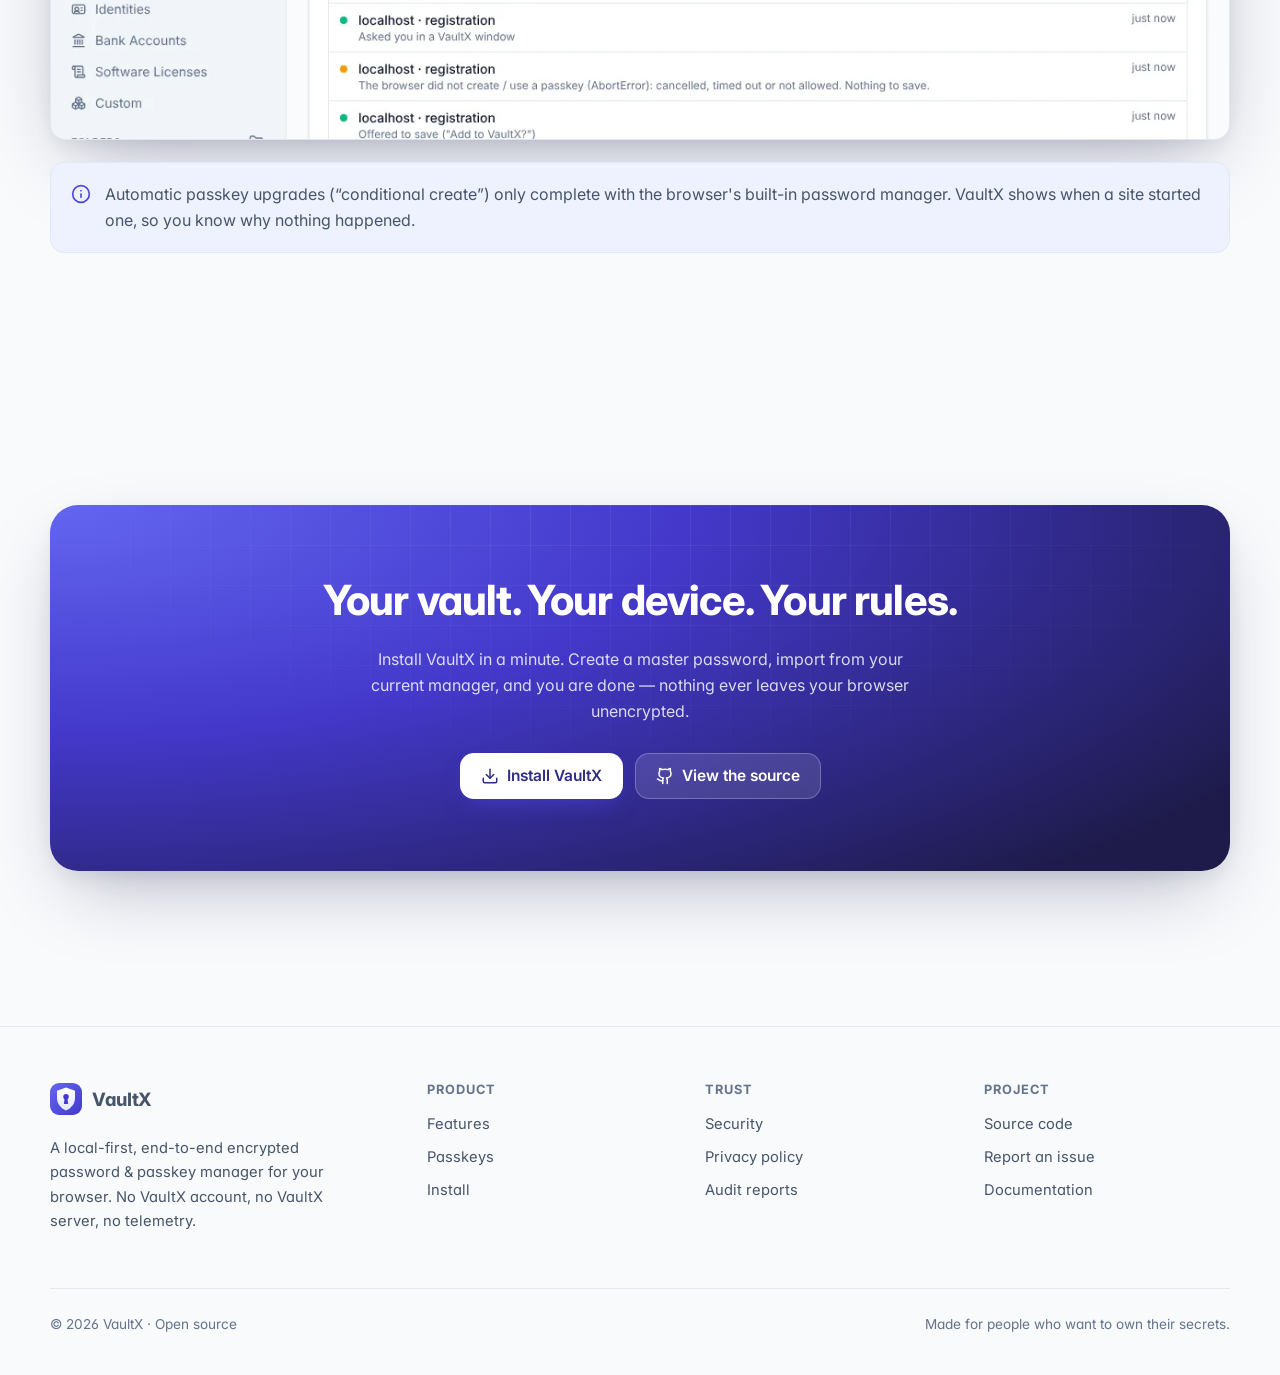
<file: passkeys.html>
<!doctype html>
<html lang="en" class="no-js">
<head>
<meta charset="utf-8">
<meta name="viewport" content="width=device-width, initial-scale=1">
<title>VaultX — Passkeys</title>
<meta name="description" content="Create and use passkeys kept encrypted in VaultX, or keep an inventory of passkeys on your phone and security keys.">
<meta name="theme-color" content="#4f46e5">
<meta property="og:title" content="VaultX — Passkeys">
<meta property="og:description" content="Create and use passkeys kept encrypted in VaultX, or keep an inventory of passkeys on your phone and security keys.">
<meta property="og:type" content="website">
<meta property="og:image" content="assets/img/dashboard-light.webp">
<link rel="icon" type="image/svg+xml" href="assets/img/logo.svg">
<link rel="icon" type="image/png" sizes="32x32" href="assets/img/favicon-32.png">
<link rel="apple-touch-icon" href="assets/img/icon-128.png">
<link rel="preconnect" href="https://fonts.googleapis.com">
<link rel="preconnect" href="https://fonts.gstatic.com" crossorigin>
<link rel="stylesheet" href="https://fonts.googleapis.com/css2?family=Inter:wght@400;500;600;700;800&amp;family=JetBrains+Mono:wght@500;600&amp;display=swap">
<link rel="stylesheet" href="assets/css/site.css">
<script>(function(){try{var t=localStorage.getItem("vx-theme");if(t)document.documentElement.dataset.theme=t;}catch(e){}})();</script>
</head>
<body>
<a class="skip-link" href="#main">Skip to content</a>
<header class="site-header">
  <nav class="container nav" aria-label="Main">
    <a class="brand" href="index.html"><img src="assets/img/logo.svg" alt="" width="32" height="32">VaultX</a>
    <ul class="nav-links" id="nav-links"><li><a href="features.html">Features</a></li><li><a href="passkeys.html" aria-current="page">Passkeys</a></li><li><a href="security.html">Security</a></li><li><a href="install.html">Install</a></li><li><a href="privacy.html">Privacy</a></li></ul>
    <div class="nav-actions">
      <button class="icon-btn theme-toggle" type="button" aria-label="Toggle theme"><svg viewBox="0 0 24 24" fill="none" stroke="currentColor" stroke-width="2" stroke-linecap="round" stroke-linejoin="round" aria-hidden="true" class="moon"><path d="M12 3a6 6 0 0 0 9 9 9 9 0 1 1-9-9Z"/></svg><svg viewBox="0 0 24 24" fill="none" stroke="currentColor" stroke-width="2" stroke-linecap="round" stroke-linejoin="round" aria-hidden="true" class="sun"><circle cx="12" cy="12" r="4"/><path d="M12 2v2"/><path d="M12 20v2"/><path d="m4.93 4.93 1.41 1.41"/><path d="m17.66 17.66 1.41 1.41"/><path d="M2 12h2"/><path d="M20 12h2"/><path d="m6.34 17.66-1.41 1.41"/><path d="m19.07 4.93-1.41 1.41"/></svg></button>
      <a class="btn btn--sm btn--github" href="https://github.com/botranvan/vaultx" rel="noopener"><svg viewBox="0 0 24 24" fill="none" stroke="currentColor" stroke-width="2" stroke-linecap="round" stroke-linejoin="round" aria-hidden="true"><path d="M15 22v-4a4.8 4.8 0 0 0-1-3.5c3 0 6-2 6-5.5.08-1.25-.27-2.48-1-3.5.28-1.15.28-2.35 0-3.5 0 0-1 0-3 1.5-2.64-.5-5.36-.5-8 0C6 2 5 2 5 2c-.3 1.15-.3 2.35 0 3.5A5.4 5.4 0 0 0 4 9c0 3.5 3 5.5 6 5.5-.39.49-.68 1.05-.85 1.65-.17.6-.22 1.23-.15 1.85v4"/><path d="M9 18c-4.51 2-5-2-7-2"/></svg><span>GitHub</span></a>
      <button class="icon-btn menu-toggle" type="button" aria-label="Menu" aria-expanded="false" aria-controls="nav-links"><svg viewBox="0 0 24 24" fill="none" stroke="currentColor" stroke-width="2" stroke-linecap="round" stroke-linejoin="round" aria-hidden="true"><path d="M4 6h16"/><path d="M4 12h16"/><path d="M4 18h16"/></svg></button>
    </div>
  </nav>
</header>
<main id="main">

<section class="page-hero"><div class="container">
  <div class="breadcrumb"><a href="index.html">Home</a> / Passkeys</div>
  <span class="eyebrow reveal"><svg viewBox="0 0 24 24" fill="none" stroke="currentColor" stroke-width="2" stroke-linecap="round" stroke-linejoin="round" aria-hidden="true"><path d="M12 10a2 2 0 0 0-2 2c0 1.02-.1 2.51-.26 4"/><path d="M14 13.12c0 2.38 0 6.38-1 8.88"/><path d="M17.29 21.02c.12-.6.43-2.3.5-3.02"/><path d="M2 12a10 10 0 0 1 18-6"/><path d="M2 16h.01"/><path d="M21.8 16c.2-2 .131-5.354 0-6"/><path d="M5 19.5C5.5 18 6 15 6 12a6 6 0 0 1 .34-2"/><path d="M8.65 22c.21-.66.45-1.32.57-2"/><path d="M9 6.8a6 6 0 0 1 9 5.2v2"/></svg> Passkeys</span>
  <h1 class="reveal">The future of sign-in, <span class="gradient-text">kept where you choose</span></h1>
  <p class="lead reveal">Passkeys replace passwords with cryptographic keys that cannot be phished. VaultX can create and keep them for you — or work alongside your device, phone and security keys.</p>
</div></section>

<section class="section" style="padding-top:24px"><div class="container">
  <div class="flow" data-stagger>
    <div class="flow-node reveal"><span class="icon-tile "><svg viewBox="0 0 24 24" fill="none" stroke="currentColor" stroke-width="2" stroke-linecap="round" stroke-linejoin="round" aria-hidden="true"><circle cx="12" cy="12" r="10"/><path d="M12 2a14.5 14.5 0 0 0 0 20 14.5 14.5 0 0 0 0-20"/><path d="M2 12h20"/></svg></span><strong>A site asks</strong><small>You click “Create passkey” or “Sign in with a passkey”.</small></div>
    <div class="flow-node reveal"><span class="icon-tile cyan"><svg viewBox="0 0 24 24" fill="none" stroke="currentColor" stroke-width="2" stroke-linecap="round" stroke-linejoin="round" aria-hidden="true"><path d="M20 13c0 5-3.5 7.5-7.66 8.95a1 1 0 0 1-.67-.01C7.5 20.5 4 18 4 13V6a1 1 0 0 1 1-1c2 0 4.5-1.2 6.24-2.72a1.17 1.17 0 0 1 1.52 0C14.51 3.81 17 5 19 5a1 1 0 0 1 1 1z"/></svg></span><strong>VaultX asks you</strong><small>A VaultX window shows the site and the account — pages cannot click or cover it.</small></div>
    <div class="flow-node reveal"><span class="icon-tile amber"><svg viewBox="0 0 24 24" fill="none" stroke="currentColor" stroke-width="2" stroke-linecap="round" stroke-linejoin="round" aria-hidden="true"><path d="m15.5 7.5 2.3 2.3a1 1 0 0 0 1.4 0l2.1-2.1a1 1 0 0 0 0-1.4L19 4"/><path d="m21 2-9.6 9.6"/><circle cx="7.5" cy="15.5" r="5.5"/></svg></span><strong>You choose</strong><small>Keep it in VaultX, or use your device, phone or security key.</small></div>
    <div class="flow-node reveal"><span class="icon-tile green"><svg viewBox="0 0 24 24" fill="none" stroke="currentColor" stroke-width="2" stroke-linecap="round" stroke-linejoin="round" aria-hidden="true"><path d="M20 6 9 17l-5-5"/></svg></span><strong>Signed in</strong><small>The site gets a standard WebAuthn response. The private key never leaves VaultX.</small></div>
  </div>
</div></section>

<section class="section section--muted"><div class="container">
  <div class="feature-row">
    <div class="reveal">
      <span class="eyebrow">Create</span>
      <h2>Save a passkey in VaultX</h2>
      <p class="lead">When a site creates a passkey, VaultX offers to keep it in your encrypted vault — so it travels with your backups and Drive sync.</p>
      <ul class="checks">
        <li><span><b>ES256 keys</b> generated by your browser's crypto; the private key is stored only inside the encrypted item.</span></li>
        <li><span><b>Real user verification</b> — when a site requires it, confirm with your master password or an authenticator code.</span></li>
        <li><span><b>Your choice, every time</b> — “Use another device or browser” hands the request to iCloud Keychain, Windows Hello, your phone or a security key.</span></li>
      </ul>
    </div>
    <div class="media reveal"><div class="shot "><img src="assets/img/passkey-approval.webp" alt="VaultX window: Save a passkey for this site?" loading="lazy" decoding="async"></div></div>
  </div>
  <div class="feature-row reverse">
    <div class="reveal">
      <span class="eyebrow">Sign in</span>
      <h2>Pick an account, you're in</h2>
      <p class="lead">If VaultX holds a passkey for the site, it lists the matching accounts. Choose one and VaultX signs the challenge — the site verifies it like any other passkey.</p>
      <ul class="checks">
        <li><span>Bound to the site's RP ID: a passkey for one site can never be used on another.</span></li>
        <li><span>The toolbar popup lists the passkeys saved for the open site.</span></li>
      </ul>
    </div>
    <div class="media reveal"><div class="shot-pair"><div class="shot "><img src="assets/img/passkey-signin.webp" alt="VaultX window: sign in with a passkey" loading="lazy" decoding="async"></div><div class="shot "><img src="assets/img/popup-passkeys.webp" alt="Popup: passkeys for this site" loading="lazy" decoding="async"></div></div></div>
  </div>
</div></section>

<section class="section"><div class="container">
  <div class="section-head reveal"><span class="eyebrow">Already have passkeys?</span><h2>An inventory of every passkey you own</h2>
    <p class="lead">Passkeys created by your phone or security key stay there. VaultX offers to record where they are — site, account, authenticator — so you always know which accounts rely on which device.</p></div>
  <div class="grid grid-3" data-stagger>
    <div class="card reveal"><span class="icon-tile "><svg viewBox="0 0 24 24" fill="none" stroke="currentColor" stroke-width="2" stroke-linecap="round" stroke-linejoin="round" aria-hidden="true"><path d="M12 10a2 2 0 0 0-2 2c0 1.02-.1 2.51-.26 4"/><path d="M14 13.12c0 2.38 0 6.38-1 8.88"/><path d="M17.29 21.02c.12-.6.43-2.3.5-3.02"/><path d="M2 12a10 10 0 0 1 18-6"/><path d="M2 16h.01"/><path d="M21.8 16c.2-2 .131-5.354 0-6"/><path d="M5 19.5C5.5 18 6 15 6 12a6 6 0 0 1 .34-2"/><path d="M8.65 22c.21-.66.45-1.32.57-2"/><path d="M9 6.8a6 6 0 0 1 9 5.2v2"/></svg></span><h3>“Add to VaultX?”</h3><p>After a site creates a passkey elsewhere, save its details (never the key) with one click.</p></div>
    <div class="card reveal"><span class="icon-tile cyan"><svg viewBox="0 0 24 24" fill="none" stroke="currentColor" stroke-width="2" stroke-linecap="round" stroke-linejoin="round" aria-hidden="true"><path d="M22 12h-2.48a2 2 0 0 0-1.93 1.46l-2.35 8.36a.25.25 0 0 1-.48 0L9.24 2.18a.25.25 0 0 0-.48 0l-2.35 8.36A2 2 0 0 1 4.49 12H2"/></svg></span><h3>Activity log</h3><p>See what happened on each site — created, signed in, cancelled by the browser — and why.</p></div>
    <div class="card reveal"><span class="icon-tile green"><svg viewBox="0 0 24 24" fill="none" stroke="currentColor" stroke-width="2" stroke-linecap="round" stroke-linejoin="round" aria-hidden="true"><path d="m12 14 4-4"/><path d="M3.34 19a10 10 0 1 1 17.32 0"/></svg></span><h3>Passkey inventory</h3><p>The Security Center counts your passkeys by site and by where they live.</p></div>
  </div>
  <div class="reveal" style="margin-top:40px"><div class="shot "><img src="assets/img/passkey-activity.webp" alt="Passkey manager: recent passkey activity on websites" loading="lazy" decoding="async"></div></div>
  <div class="callout reveal"><svg viewBox="0 0 24 24" fill="none" stroke="currentColor" stroke-width="2" stroke-linecap="round" stroke-linejoin="round" aria-hidden="true"><circle cx="12" cy="12" r="10"/><path d="M12 16v-4"/><path d="M12 8h.01"/></svg><p>Automatic passkey upgrades (“conditional create”) only complete with the browser's built-in password manager. VaultX shows when a site started one, so you know why nothing happened.</p></div>
</div></section>
<section class="section"><div class="container"><div class="cta reveal">
  <h2>Your vault. Your device. Your rules.</h2>
  <p>Install VaultX in a minute. Create a master password, import from your current manager, and you are done — nothing ever leaves your browser unencrypted.</p>
  <div class="btn-row"><a class="btn btn--primary" href="install.html"><svg viewBox="0 0 24 24" fill="none" stroke="currentColor" stroke-width="2" stroke-linecap="round" stroke-linejoin="round" aria-hidden="true"><path d="M21 15v4a2 2 0 0 1-2 2H5a2 2 0 0 1-2-2v-4"/><path d="m7 10 5 5 5-5"/><path d="M12 15V3"/></svg>Install VaultX</a><a class="btn" href="https://github.com/botranvan/vaultx" rel="noopener"><svg viewBox="0 0 24 24" fill="none" stroke="currentColor" stroke-width="2" stroke-linecap="round" stroke-linejoin="round" aria-hidden="true"><path d="M15 22v-4a4.8 4.8 0 0 0-1-3.5c3 0 6-2 6-5.5.08-1.25-.27-2.48-1-3.5.28-1.15.28-2.35 0-3.5 0 0-1 0-3 1.5-2.64-.5-5.36-.5-8 0C6 2 5 2 5 2c-.3 1.15-.3 2.35 0 3.5A5.4 5.4 0 0 0 4 9c0 3.5 3 5.5 6 5.5-.39.49-.68 1.05-.85 1.65-.17.6-.22 1.23-.15 1.85v4"/><path d="M9 18c-4.51 2-5-2-7-2"/></svg>View the source</a></div>
</div></div></section>

</main>
<footer class="site-footer">
  <div class="container">
    <div class="footer-grid">
      <div>
        <a class="brand" href="index.html"><img src="assets/img/logo.svg" alt="" width="32" height="32">VaultX</a>
        <p style="margin-top:14px;max-width:34ch">A local-first, end-to-end encrypted password &amp; passkey manager for your browser. No VaultX account, no VaultX server, no telemetry.</p>
      </div>
      <div><h4>Product</h4><ul><li><a href="features.html">Features</a></li><li><a href="passkeys.html">Passkeys</a></li><li><a href="install.html">Install</a></li></ul></div>
      <div><h4>Trust</h4><ul><li><a href="security.html">Security</a></li><li><a href="privacy.html">Privacy policy</a></li><li><a href="https://github.com/botranvan/vaultx/blob/master/docs/SECURITY_AUDIT.md" rel="noopener">Audit reports</a></li></ul></div>
      <div><h4>Project</h4><ul><li><a href="https://github.com/botranvan/vaultx" rel="noopener">Source code</a></li><li><a href="https://github.com/botranvan/vaultx/issues" rel="noopener">Report an issue</a></li><li><a href="https://github.com/botranvan/vaultx/tree/master/docs" rel="noopener">Documentation</a></li></ul></div>
    </div>
    <div class="footer-bottom"><span>© <span data-year>2026</span> VaultX · Open source</span><span>Made for people who want to own their secrets.</span></div>
  </div>
</footer>
<script src="assets/js/site.js" defer></script>
</body>
</html>
</file>
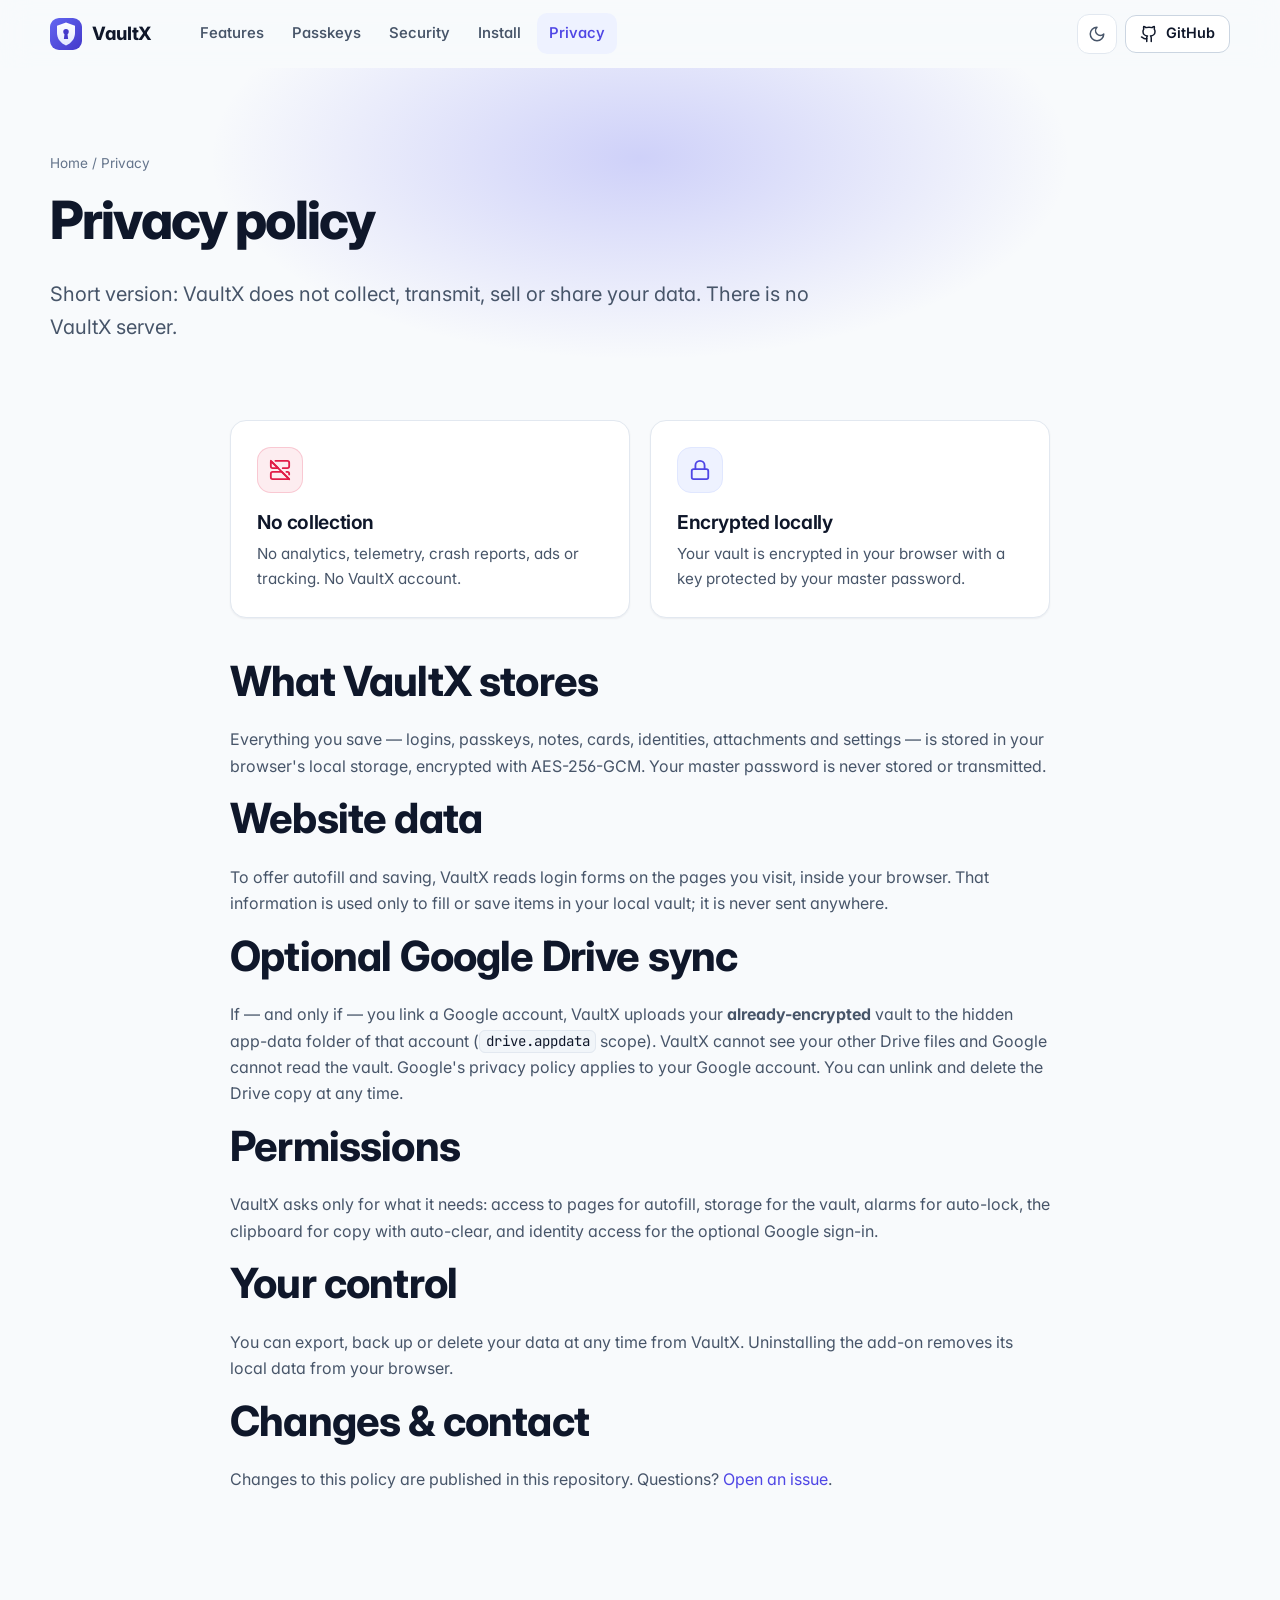
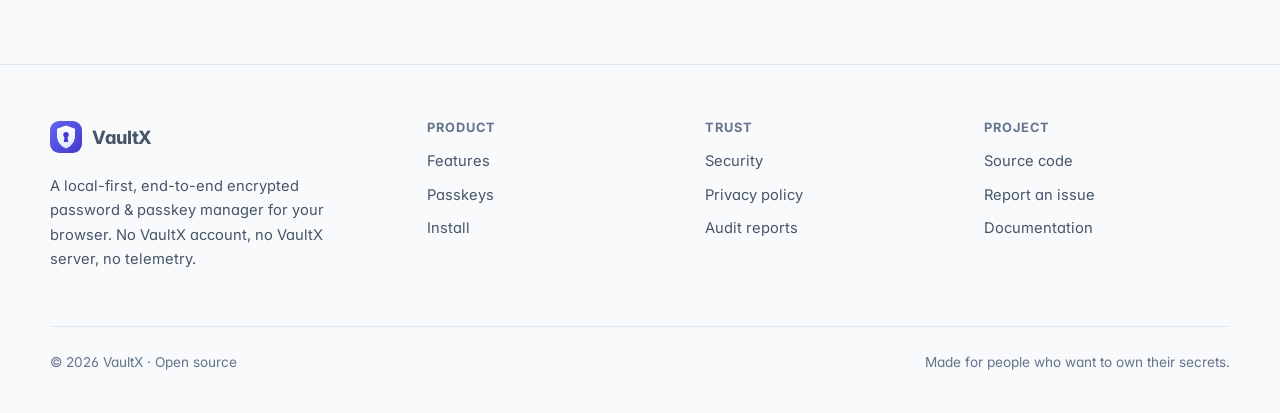
<file: privacy.html>
<!doctype html>
<html lang="en" class="no-js">
<head>
<meta charset="utf-8">
<meta name="viewport" content="width=device-width, initial-scale=1">
<title>VaultX — Privacy policy</title>
<meta name="description" content="VaultX collects no data. Your vault is encrypted locally; optional sync stores only ciphertext in your own Google Drive.">
<meta name="theme-color" content="#4f46e5">
<meta property="og:title" content="VaultX — Privacy policy">
<meta property="og:description" content="VaultX collects no data. Your vault is encrypted locally; optional sync stores only ciphertext in your own Google Drive.">
<meta property="og:type" content="website">
<meta property="og:image" content="assets/img/dashboard-light.webp">
<link rel="icon" type="image/svg+xml" href="assets/img/logo.svg">
<link rel="icon" type="image/png" sizes="32x32" href="assets/img/favicon-32.png">
<link rel="apple-touch-icon" href="assets/img/icon-128.png">
<link rel="preconnect" href="https://fonts.googleapis.com">
<link rel="preconnect" href="https://fonts.gstatic.com" crossorigin>
<link rel="stylesheet" href="https://fonts.googleapis.com/css2?family=Inter:wght@400;500;600;700;800&amp;family=JetBrains+Mono:wght@500;600&amp;display=swap">
<link rel="stylesheet" href="assets/css/site.css">
<script>(function(){try{var t=localStorage.getItem("vx-theme");if(t)document.documentElement.dataset.theme=t;}catch(e){}})();</script>
</head>
<body>
<a class="skip-link" href="#main">Skip to content</a>
<header class="site-header">
  <nav class="container nav" aria-label="Main">
    <a class="brand" href="index.html"><img src="assets/img/logo.svg" alt="" width="32" height="32">VaultX</a>
    <ul class="nav-links" id="nav-links"><li><a href="features.html">Features</a></li><li><a href="passkeys.html">Passkeys</a></li><li><a href="security.html">Security</a></li><li><a href="install.html">Install</a></li><li><a href="privacy.html" aria-current="page">Privacy</a></li></ul>
    <div class="nav-actions">
      <button class="icon-btn theme-toggle" type="button" aria-label="Toggle theme"><svg viewBox="0 0 24 24" fill="none" stroke="currentColor" stroke-width="2" stroke-linecap="round" stroke-linejoin="round" aria-hidden="true" class="moon"><path d="M12 3a6 6 0 0 0 9 9 9 9 0 1 1-9-9Z"/></svg><svg viewBox="0 0 24 24" fill="none" stroke="currentColor" stroke-width="2" stroke-linecap="round" stroke-linejoin="round" aria-hidden="true" class="sun"><circle cx="12" cy="12" r="4"/><path d="M12 2v2"/><path d="M12 20v2"/><path d="m4.93 4.93 1.41 1.41"/><path d="m17.66 17.66 1.41 1.41"/><path d="M2 12h2"/><path d="M20 12h2"/><path d="m6.34 17.66-1.41 1.41"/><path d="m19.07 4.93-1.41 1.41"/></svg></button>
      <a class="btn btn--sm btn--github" href="https://github.com/botranvan/vaultx" rel="noopener"><svg viewBox="0 0 24 24" fill="none" stroke="currentColor" stroke-width="2" stroke-linecap="round" stroke-linejoin="round" aria-hidden="true"><path d="M15 22v-4a4.8 4.8 0 0 0-1-3.5c3 0 6-2 6-5.5.08-1.25-.27-2.48-1-3.5.28-1.15.28-2.35 0-3.5 0 0-1 0-3 1.5-2.64-.5-5.36-.5-8 0C6 2 5 2 5 2c-.3 1.15-.3 2.35 0 3.5A5.4 5.4 0 0 0 4 9c0 3.5 3 5.5 6 5.5-.39.49-.68 1.05-.85 1.65-.17.6-.22 1.23-.15 1.85v4"/><path d="M9 18c-4.51 2-5-2-7-2"/></svg><span>GitHub</span></a>
      <button class="icon-btn menu-toggle" type="button" aria-label="Menu" aria-expanded="false" aria-controls="nav-links"><svg viewBox="0 0 24 24" fill="none" stroke="currentColor" stroke-width="2" stroke-linecap="round" stroke-linejoin="round" aria-hidden="true"><path d="M4 6h16"/><path d="M4 12h16"/><path d="M4 18h16"/></svg></button>
    </div>
  </nav>
</header>
<main id="main">

<section class="page-hero"><div class="container">
  <div class="breadcrumb"><a href="index.html">Home</a> / Privacy</div>
  <h1 class="reveal">Privacy policy</h1>
  <p class="lead reveal">Short version: VaultX does not collect, transmit, sell or share your data. There is no VaultX server.</p>
</div></section>
<section class="section" style="padding-top:12px"><div class="container" style="max-width:820px">
  <div class="grid grid-2 reveal" style="margin-bottom:40px">
    <div class="card"><span class="icon-tile rose"><svg viewBox="0 0 24 24" fill="none" stroke="currentColor" stroke-width="2" stroke-linecap="round" stroke-linejoin="round" aria-hidden="true"><path d="M7 2h13a2 2 0 0 1 2 2v4a2 2 0 0 1-2 2h-5"/><path d="M10 10 2.5 2.5C2 2 2 2.5 2 5v3a2 2 0 0 0 2 2h6z"/><path d="M22 17v-1a2 2 0 0 0-2-2h-1"/><path d="M4 14a2 2 0 0 0-2 2v4a2 2 0 0 0 2 2h16.5l1-.5.5.5-8-8H4z"/><path d="m2 2 20 20"/></svg></span><h3>No collection</h3><p>No analytics, telemetry, crash reports, ads or tracking. No VaultX account.</p></div>
    <div class="card"><span class="icon-tile "><svg viewBox="0 0 24 24" fill="none" stroke="currentColor" stroke-width="2" stroke-linecap="round" stroke-linejoin="round" aria-hidden="true"><rect width="18" height="11" x="3" y="11" rx="2"/><path d="M7 11V7a5 5 0 0 1 10 0v4"/></svg></span><h3>Encrypted locally</h3><p>Your vault is encrypted in your browser with a key protected by your master password.</p></div>
  </div>
  <article class="reveal">
    <h2>What VaultX stores</h2>
    <p>Everything you save — logins, passkeys, notes, cards, identities, attachments and settings — is stored in your browser's local storage, encrypted with AES-256-GCM. Your master password is never stored or transmitted.</p>
    <h2>Website data</h2>
    <p>To offer autofill and saving, VaultX reads login forms on the pages you visit, inside your browser. That information is used only to fill or save items in your local vault; it is never sent anywhere.</p>
    <h2>Optional Google Drive sync</h2>
    <p>If — and only if — you link a Google account, VaultX uploads your <b>already-encrypted</b> vault to the hidden app-data folder of that account (<code>drive.appdata</code> scope). VaultX cannot see your other Drive files and Google cannot read the vault. Google's privacy policy applies to your Google account. You can unlink and delete the Drive copy at any time.</p>
    <h2>Permissions</h2>
    <p>VaultX asks only for what it needs: access to pages for autofill, storage for the vault, alarms for auto-lock, the clipboard for copy with auto-clear, and identity access for the optional Google sign-in.</p>
    <h2>Your control</h2>
    <p>You can export, back up or delete your data at any time from VaultX. Uninstalling the add-on removes its local data from your browser.</p>
    <h2>Changes &amp; contact</h2>
    <p>Changes to this policy are published in this repository. Questions? <a href="https://github.com/botranvan/vaultx/issues" rel="noopener">Open an issue</a>.</p>
  </article>
</div></section>

</main>
<footer class="site-footer">
  <div class="container">
    <div class="footer-grid">
      <div>
        <a class="brand" href="index.html"><img src="assets/img/logo.svg" alt="" width="32" height="32">VaultX</a>
        <p style="margin-top:14px;max-width:34ch">A local-first, end-to-end encrypted password &amp; passkey manager for your browser. No VaultX account, no VaultX server, no telemetry.</p>
      </div>
      <div><h4>Product</h4><ul><li><a href="features.html">Features</a></li><li><a href="passkeys.html">Passkeys</a></li><li><a href="install.html">Install</a></li></ul></div>
      <div><h4>Trust</h4><ul><li><a href="security.html">Security</a></li><li><a href="privacy.html">Privacy policy</a></li><li><a href="https://github.com/botranvan/vaultx/blob/master/docs/SECURITY_AUDIT.md" rel="noopener">Audit reports</a></li></ul></div>
      <div><h4>Project</h4><ul><li><a href="https://github.com/botranvan/vaultx" rel="noopener">Source code</a></li><li><a href="https://github.com/botranvan/vaultx/issues" rel="noopener">Report an issue</a></li><li><a href="https://github.com/botranvan/vaultx/tree/master/docs" rel="noopener">Documentation</a></li></ul></div>
    </div>
    <div class="footer-bottom"><span>© <span data-year>2026</span> VaultX · Open source</span><span>Made for people who want to own their secrets.</span></div>
  </div>
</footer>
<script src="assets/js/site.js" defer></script>
</body>
</html>
</file>
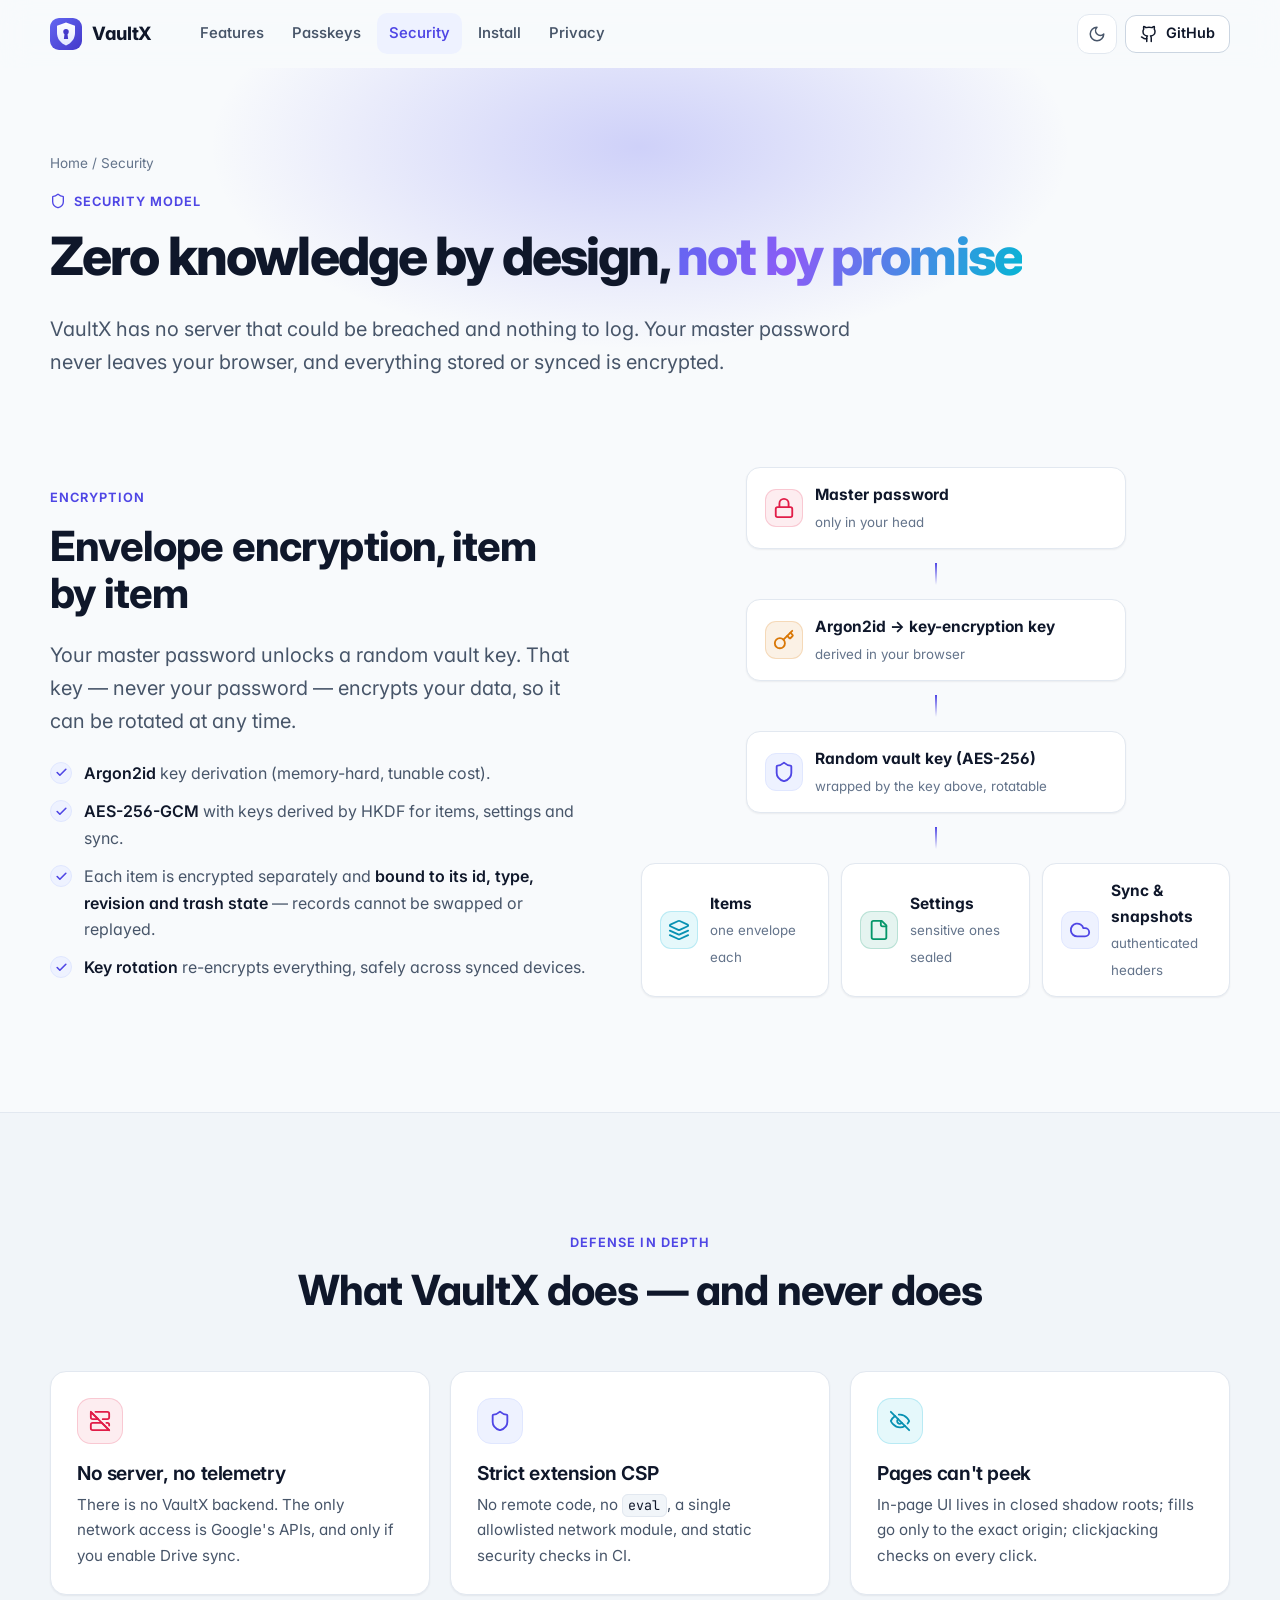
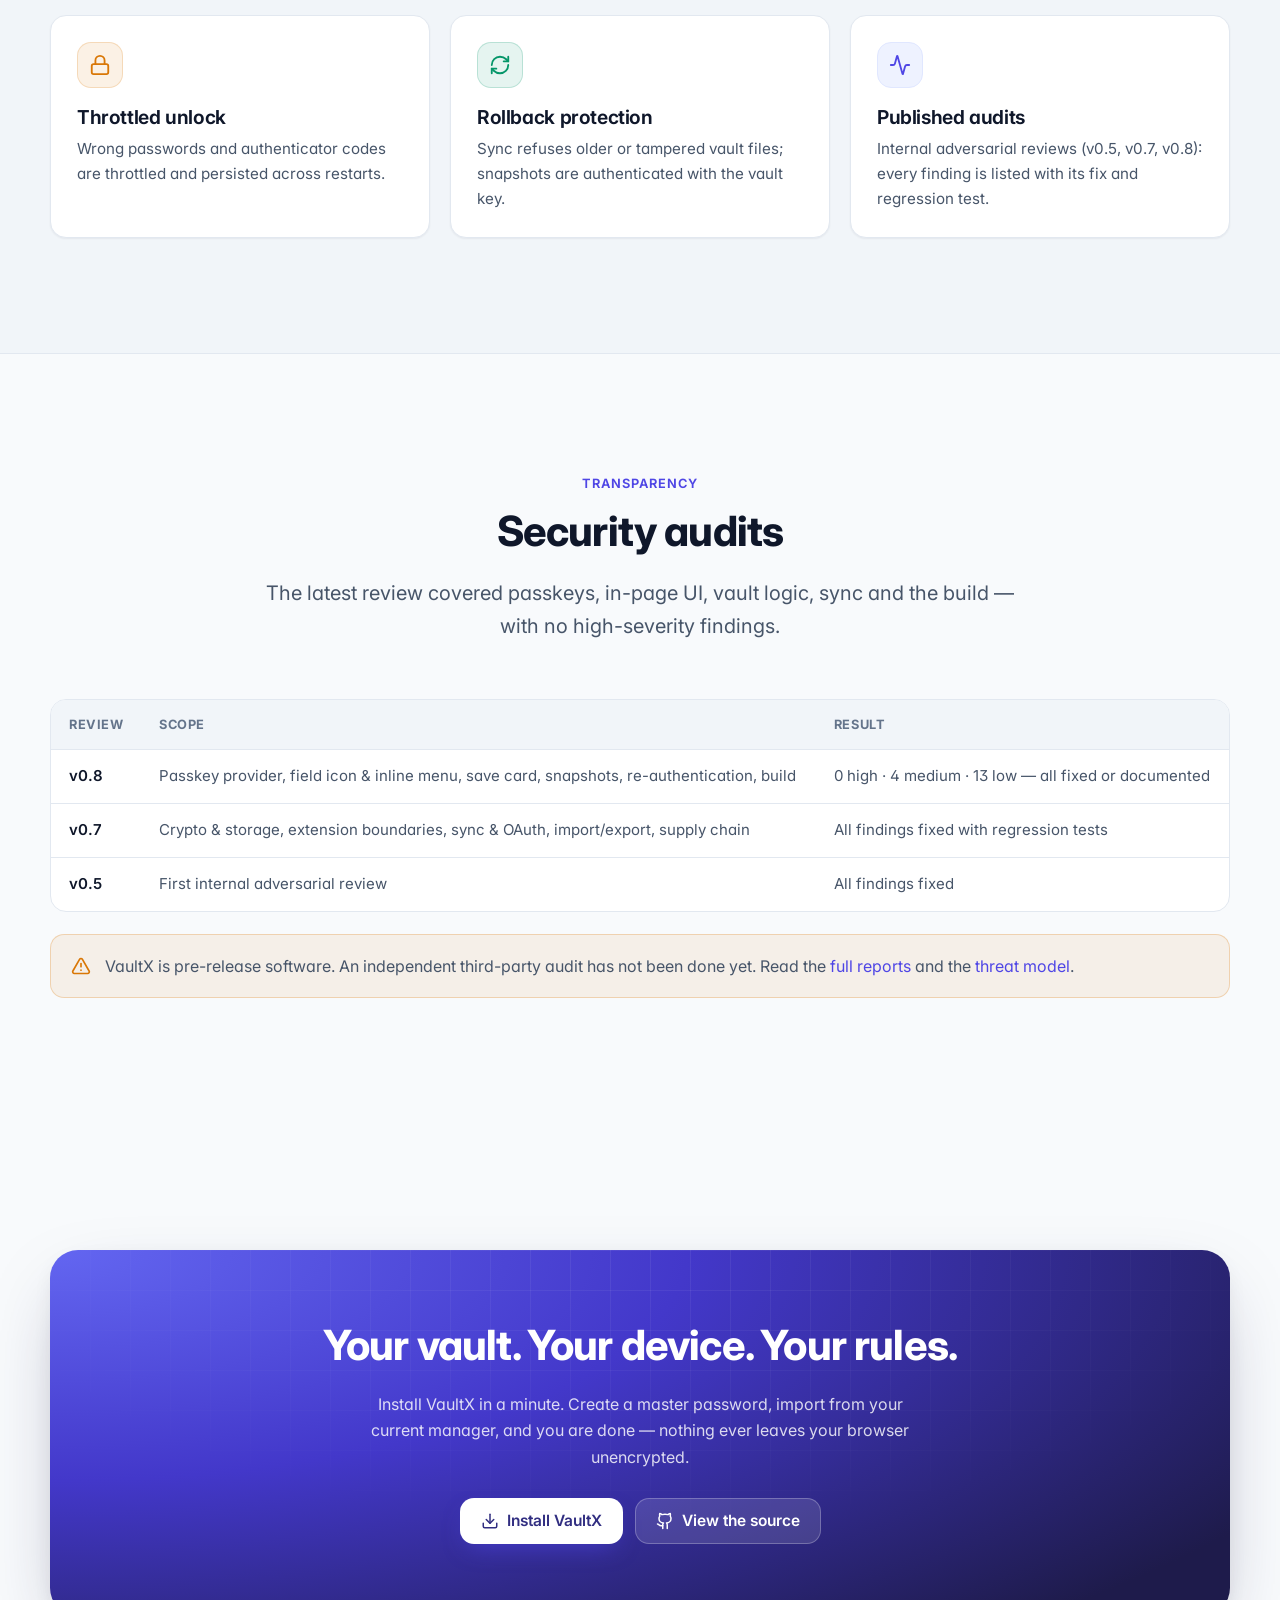
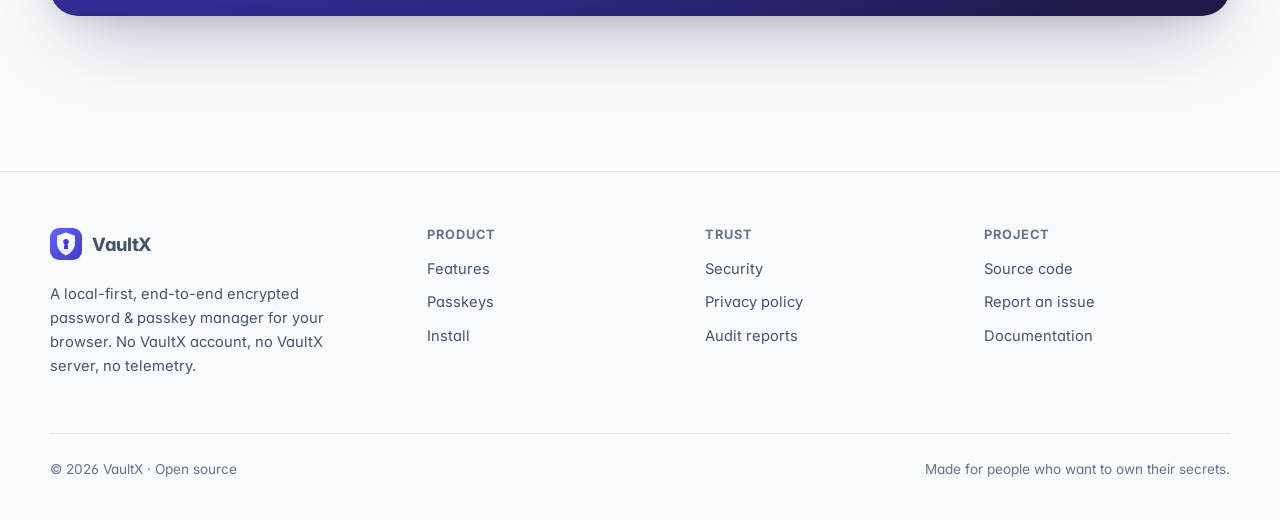
<file: security.html>
<!doctype html>
<html lang="en" class="no-js">
<head>
<meta charset="utf-8">
<meta name="viewport" content="width=device-width, initial-scale=1">
<title>VaultX — Security</title>
<meta name="description" content="VaultX security model: Argon2id, AES-256-GCM envelope encryption, no server, strict CSP and published security audits.">
<meta name="theme-color" content="#4f46e5">
<meta property="og:title" content="VaultX — Security">
<meta property="og:description" content="VaultX security model: Argon2id, AES-256-GCM envelope encryption, no server, strict CSP and published security audits.">
<meta property="og:type" content="website">
<meta property="og:image" content="assets/img/dashboard-light.webp">
<link rel="icon" type="image/svg+xml" href="assets/img/logo.svg">
<link rel="icon" type="image/png" sizes="32x32" href="assets/img/favicon-32.png">
<link rel="apple-touch-icon" href="assets/img/icon-128.png">
<link rel="preconnect" href="https://fonts.googleapis.com">
<link rel="preconnect" href="https://fonts.gstatic.com" crossorigin>
<link rel="stylesheet" href="https://fonts.googleapis.com/css2?family=Inter:wght@400;500;600;700;800&amp;family=JetBrains+Mono:wght@500;600&amp;display=swap">
<link rel="stylesheet" href="assets/css/site.css">
<script>(function(){try{var t=localStorage.getItem("vx-theme");if(t)document.documentElement.dataset.theme=t;}catch(e){}})();</script>
</head>
<body>
<a class="skip-link" href="#main">Skip to content</a>
<header class="site-header">
  <nav class="container nav" aria-label="Main">
    <a class="brand" href="index.html"><img src="assets/img/logo.svg" alt="" width="32" height="32">VaultX</a>
    <ul class="nav-links" id="nav-links"><li><a href="features.html">Features</a></li><li><a href="passkeys.html">Passkeys</a></li><li><a href="security.html" aria-current="page">Security</a></li><li><a href="install.html">Install</a></li><li><a href="privacy.html">Privacy</a></li></ul>
    <div class="nav-actions">
      <button class="icon-btn theme-toggle" type="button" aria-label="Toggle theme"><svg viewBox="0 0 24 24" fill="none" stroke="currentColor" stroke-width="2" stroke-linecap="round" stroke-linejoin="round" aria-hidden="true" class="moon"><path d="M12 3a6 6 0 0 0 9 9 9 9 0 1 1-9-9Z"/></svg><svg viewBox="0 0 24 24" fill="none" stroke="currentColor" stroke-width="2" stroke-linecap="round" stroke-linejoin="round" aria-hidden="true" class="sun"><circle cx="12" cy="12" r="4"/><path d="M12 2v2"/><path d="M12 20v2"/><path d="m4.93 4.93 1.41 1.41"/><path d="m17.66 17.66 1.41 1.41"/><path d="M2 12h2"/><path d="M20 12h2"/><path d="m6.34 17.66-1.41 1.41"/><path d="m19.07 4.93-1.41 1.41"/></svg></button>
      <a class="btn btn--sm btn--github" href="https://github.com/botranvan/vaultx" rel="noopener"><svg viewBox="0 0 24 24" fill="none" stroke="currentColor" stroke-width="2" stroke-linecap="round" stroke-linejoin="round" aria-hidden="true"><path d="M15 22v-4a4.8 4.8 0 0 0-1-3.5c3 0 6-2 6-5.5.08-1.25-.27-2.48-1-3.5.28-1.15.28-2.35 0-3.5 0 0-1 0-3 1.5-2.64-.5-5.36-.5-8 0C6 2 5 2 5 2c-.3 1.15-.3 2.35 0 3.5A5.4 5.4 0 0 0 4 9c0 3.5 3 5.5 6 5.5-.39.49-.68 1.05-.85 1.65-.17.6-.22 1.23-.15 1.85v4"/><path d="M9 18c-4.51 2-5-2-7-2"/></svg><span>GitHub</span></a>
      <button class="icon-btn menu-toggle" type="button" aria-label="Menu" aria-expanded="false" aria-controls="nav-links"><svg viewBox="0 0 24 24" fill="none" stroke="currentColor" stroke-width="2" stroke-linecap="round" stroke-linejoin="round" aria-hidden="true"><path d="M4 6h16"/><path d="M4 12h16"/><path d="M4 18h16"/></svg></button>
    </div>
  </nav>
</header>
<main id="main">

<section class="page-hero"><div class="container">
  <div class="breadcrumb"><a href="index.html">Home</a> / Security</div>
  <span class="eyebrow reveal"><svg viewBox="0 0 24 24" fill="none" stroke="currentColor" stroke-width="2" stroke-linecap="round" stroke-linejoin="round" aria-hidden="true"><path d="M20 13c0 5-3.5 7.5-7.66 8.95a1 1 0 0 1-.67-.01C7.5 20.5 4 18 4 13V6a1 1 0 0 1 1-1c2 0 4.5-1.2 6.24-2.72a1.17 1.17 0 0 1 1.52 0C14.51 3.81 17 5 19 5a1 1 0 0 1 1 1z"/></svg> Security model</span>
  <h1 class="reveal">Zero knowledge by design, <span class="gradient-text">not by promise</span></h1>
  <p class="lead reveal">VaultX has no server that could be breached and nothing to log. Your master password never leaves your browser, and everything stored or synced is encrypted.</p>
</div></section>

<section class="section" style="padding-top:24px"><div class="container">
  <div class="feature-row">
    <div class="reveal">
      <span class="eyebrow">Encryption</span>
      <h2>Envelope encryption, item by item</h2>
      <p class="lead">Your master password unlocks a random vault key. That key — never your password — encrypts your data, so it can be rotated at any time.</p>
      <ul class="checks">
        <li><span><b>Argon2id</b> key derivation (memory-hard, tunable cost).</span></li>
        <li><span><b>AES-256-GCM</b> with keys derived by HKDF for items, settings and sync.</span></li>
        <li><span>Each item is encrypted separately and <b>bound to its id, type, revision and trash state</b> — records cannot be swapped or replayed.</span></li>
        <li><span><b>Key rotation</b> re-encrypts everything, safely across synced devices.</span></li>
      </ul>
    </div>
    <div class="reveal">
      <div class="keys" aria-label="Key hierarchy">
        <div class="key-node"><span class="icon-tile rose"><svg viewBox="0 0 24 24" fill="none" stroke="currentColor" stroke-width="2" stroke-linecap="round" stroke-linejoin="round" aria-hidden="true"><rect width="18" height="11" x="3" y="11" rx="2"/><path d="M7 11V7a5 5 0 0 1 10 0v4"/></svg></span><div><strong>Master password</strong><small>only in your head</small></div></div>
        <div class="key-arrow"></div>
        <div class="key-node"><span class="icon-tile amber"><svg viewBox="0 0 24 24" fill="none" stroke="currentColor" stroke-width="2" stroke-linecap="round" stroke-linejoin="round" aria-hidden="true"><path d="m15.5 7.5 2.3 2.3a1 1 0 0 0 1.4 0l2.1-2.1a1 1 0 0 0 0-1.4L19 4"/><path d="m21 2-9.6 9.6"/><circle cx="7.5" cy="15.5" r="5.5"/></svg></span><div><strong>Argon2id → key-encryption key</strong><small>derived in your browser</small></div></div>
        <div class="key-arrow"></div>
        <div class="key-node"><span class="icon-tile "><svg viewBox="0 0 24 24" fill="none" stroke="currentColor" stroke-width="2" stroke-linecap="round" stroke-linejoin="round" aria-hidden="true"><path d="M20 13c0 5-3.5 7.5-7.66 8.95a1 1 0 0 1-.67-.01C7.5 20.5 4 18 4 13V6a1 1 0 0 1 1-1c2 0 4.5-1.2 6.24-2.72a1.17 1.17 0 0 1 1.52 0C14.51 3.81 17 5 19 5a1 1 0 0 1 1 1z"/></svg></span><div><strong>Random vault key (AES-256)</strong><small>wrapped by the key above, rotatable</small></div></div>
        <div class="key-arrow"></div>
        <div class="key-branch">
          <div class="key-node"><span class="icon-tile cyan"><svg viewBox="0 0 24 24" fill="none" stroke="currentColor" stroke-width="2" stroke-linecap="round" stroke-linejoin="round" aria-hidden="true"><path d="m12.83 2.18 8.58 3.9a1 1 0 0 1 0 1.83l-8.58 3.9a2 2 0 0 1-1.66 0L2.6 7.91a1 1 0 0 1 0-1.83l8.58-3.9a2 2 0 0 1 1.65 0Z"/><path d="m22 17.65-9.17 4.16a2 2 0 0 1-1.66 0L2 17.65"/><path d="m22 12.65-9.17 4.16a2 2 0 0 1-1.66 0L2 12.65"/></svg></span><div><strong>Items</strong><small>one envelope each</small></div></div>
          <div class="key-node"><span class="icon-tile green"><svg viewBox="0 0 24 24" fill="none" stroke="currentColor" stroke-width="2" stroke-linecap="round" stroke-linejoin="round" aria-hidden="true"><path d="M15 2H6a2 2 0 0 0-2 2v16a2 2 0 0 0 2 2h12a2 2 0 0 0 2-2V7Z"/><path d="M14 2v4a2 2 0 0 0 2 2h4"/></svg></span><div><strong>Settings</strong><small>sensitive ones sealed</small></div></div>
          <div class="key-node"><span class="icon-tile "><svg viewBox="0 0 24 24" fill="none" stroke="currentColor" stroke-width="2" stroke-linecap="round" stroke-linejoin="round" aria-hidden="true"><path d="M17.5 19H9a7 7 0 1 1 6.71-9h1.79a4.5 4.5 0 1 1 0 9Z"/></svg></span><div><strong>Sync &amp; snapshots</strong><small>authenticated headers</small></div></div>
        </div>
      </div>
    </div>
  </div>
</div></section>

<section class="section section--muted"><div class="container">
  <div class="section-head reveal"><span class="eyebrow">Defense in depth</span><h2>What VaultX does — and never does</h2></div>
  <div class="grid grid-3" data-stagger>
    <div class="card reveal"><span class="icon-tile rose"><svg viewBox="0 0 24 24" fill="none" stroke="currentColor" stroke-width="2" stroke-linecap="round" stroke-linejoin="round" aria-hidden="true"><path d="M7 2h13a2 2 0 0 1 2 2v4a2 2 0 0 1-2 2h-5"/><path d="M10 10 2.5 2.5C2 2 2 2.5 2 5v3a2 2 0 0 0 2 2h6z"/><path d="M22 17v-1a2 2 0 0 0-2-2h-1"/><path d="M4 14a2 2 0 0 0-2 2v4a2 2 0 0 0 2 2h16.5l1-.5.5.5-8-8H4z"/><path d="m2 2 20 20"/></svg></span><h3>No server, no telemetry</h3><p>There is no VaultX backend. The only network access is Google's APIs, and only if you enable Drive sync.</p></div>
    <div class="card reveal"><span class="icon-tile "><svg viewBox="0 0 24 24" fill="none" stroke="currentColor" stroke-width="2" stroke-linecap="round" stroke-linejoin="round" aria-hidden="true"><path d="M20 13c0 5-3.5 7.5-7.66 8.95a1 1 0 0 1-.67-.01C7.5 20.5 4 18 4 13V6a1 1 0 0 1 1-1c2 0 4.5-1.2 6.24-2.72a1.17 1.17 0 0 1 1.52 0C14.51 3.81 17 5 19 5a1 1 0 0 1 1 1z"/></svg></span><h3>Strict extension CSP</h3><p>No remote code, no <code>eval</code>, a single allowlisted network module, and static security checks in CI.</p></div>
    <div class="card reveal"><span class="icon-tile cyan"><svg viewBox="0 0 24 24" fill="none" stroke="currentColor" stroke-width="2" stroke-linecap="round" stroke-linejoin="round" aria-hidden="true"><path d="M10.73 5.08A10.43 10.43 0 0 1 12 5c7 0 10 7 10 7a13.16 13.16 0 0 1-1.67 2.68"/><path d="M6.61 6.61A13.53 13.53 0 0 0 2 12s3 7 10 7a9.74 9.74 0 0 0 5.39-1.61"/><path d="M14.12 14.12a3 3 0 1 1-4.24-4.24"/><path d="m2 2 20 20"/></svg></span><h3>Pages can't peek</h3><p>In-page UI lives in closed shadow roots; fills go only to the exact origin; clickjacking checks on every click.</p></div>
    <div class="card reveal"><span class="icon-tile amber"><svg viewBox="0 0 24 24" fill="none" stroke="currentColor" stroke-width="2" stroke-linecap="round" stroke-linejoin="round" aria-hidden="true"><rect width="18" height="11" x="3" y="11" rx="2"/><path d="M7 11V7a5 5 0 0 1 10 0v4"/></svg></span><h3>Throttled unlock</h3><p>Wrong passwords and authenticator codes are throttled and persisted across restarts.</p></div>
    <div class="card reveal"><span class="icon-tile green"><svg viewBox="0 0 24 24" fill="none" stroke="currentColor" stroke-width="2" stroke-linecap="round" stroke-linejoin="round" aria-hidden="true"><path d="M3 12a9 9 0 0 1 9-9 9.75 9.75 0 0 1 6.74 2.74L21 8"/><path d="M21 3v5h-5"/><path d="M21 12a9 9 0 0 1-9 9 9.75 9.75 0 0 1-6.74-2.74L3 16"/><path d="M8 16H3v5"/></svg></span><h3>Rollback protection</h3><p>Sync refuses older or tampered vault files; snapshots are authenticated with the vault key.</p></div>
    <div class="card reveal"><span class="icon-tile "><svg viewBox="0 0 24 24" fill="none" stroke="currentColor" stroke-width="2" stroke-linecap="round" stroke-linejoin="round" aria-hidden="true"><path d="M22 12h-2.48a2 2 0 0 0-1.93 1.46l-2.35 8.36a.25.25 0 0 1-.48 0L9.24 2.18a.25.25 0 0 0-.48 0l-2.35 8.36A2 2 0 0 1 4.49 12H2"/></svg></span><h3>Published audits</h3><p>Internal adversarial reviews (v0.5, v0.7, v0.8): every finding is listed with its fix and regression test.</p></div>
  </div>
</div></section>

<section class="section"><div class="container">
  <div class="section-head reveal"><span class="eyebrow">Transparency</span><h2>Security audits</h2><p class="lead">The latest review covered passkeys, in-page UI, vault logic, sync and the build — with no high-severity findings.</p></div>
  <div class="table-wrap reveal"><table>
    <thead><tr><th>Review</th><th>Scope</th><th>Result</th></tr></thead>
    <tbody>
      <tr><td>v0.8</td><td>Passkey provider, field icon &amp; inline menu, save card, snapshots, re-authentication, build</td><td>0 high · 4 medium · 13 low — all fixed or documented</td></tr>
      <tr><td>v0.7</td><td>Crypto &amp; storage, extension boundaries, sync &amp; OAuth, import/export, supply chain</td><td>All findings fixed with regression tests</td></tr>
      <tr><td>v0.5</td><td>First internal adversarial review</td><td>All findings fixed</td></tr>
    </tbody>
  </table></div>
  <div class="callout warn reveal"><svg viewBox="0 0 24 24" fill="none" stroke="currentColor" stroke-width="2" stroke-linecap="round" stroke-linejoin="round" aria-hidden="true"><path d="m21.73 18-8-14a2 2 0 0 0-3.48 0l-8 14A2 2 0 0 0 4 21h16a2 2 0 0 0 1.73-3"/><path d="M12 9v4"/><path d="M12 17h.01"/></svg><p>VaultX is pre-release software. An independent third-party audit has not been done yet. Read the <a href="https://github.com/botranvan/vaultx/blob/master/docs/SECURITY_AUDIT.md" rel="noopener">full reports</a> and the <a href="https://github.com/botranvan/vaultx/blob/master/docs/THREAT_MODEL.md" rel="noopener">threat model</a>.</p></div>
</div></section>
<section class="section"><div class="container"><div class="cta reveal">
  <h2>Your vault. Your device. Your rules.</h2>
  <p>Install VaultX in a minute. Create a master password, import from your current manager, and you are done — nothing ever leaves your browser unencrypted.</p>
  <div class="btn-row"><a class="btn btn--primary" href="install.html"><svg viewBox="0 0 24 24" fill="none" stroke="currentColor" stroke-width="2" stroke-linecap="round" stroke-linejoin="round" aria-hidden="true"><path d="M21 15v4a2 2 0 0 1-2 2H5a2 2 0 0 1-2-2v-4"/><path d="m7 10 5 5 5-5"/><path d="M12 15V3"/></svg>Install VaultX</a><a class="btn" href="https://github.com/botranvan/vaultx" rel="noopener"><svg viewBox="0 0 24 24" fill="none" stroke="currentColor" stroke-width="2" stroke-linecap="round" stroke-linejoin="round" aria-hidden="true"><path d="M15 22v-4a4.8 4.8 0 0 0-1-3.5c3 0 6-2 6-5.5.08-1.25-.27-2.48-1-3.5.28-1.15.28-2.35 0-3.5 0 0-1 0-3 1.5-2.64-.5-5.36-.5-8 0C6 2 5 2 5 2c-.3 1.15-.3 2.35 0 3.5A5.4 5.4 0 0 0 4 9c0 3.5 3 5.5 6 5.5-.39.49-.68 1.05-.85 1.65-.17.6-.22 1.23-.15 1.85v4"/><path d="M9 18c-4.51 2-5-2-7-2"/></svg>View the source</a></div>
</div></div></section>

</main>
<footer class="site-footer">
  <div class="container">
    <div class="footer-grid">
      <div>
        <a class="brand" href="index.html"><img src="assets/img/logo.svg" alt="" width="32" height="32">VaultX</a>
        <p style="margin-top:14px;max-width:34ch">A local-first, end-to-end encrypted password &amp; passkey manager for your browser. No VaultX account, no VaultX server, no telemetry.</p>
      </div>
      <div><h4>Product</h4><ul><li><a href="features.html">Features</a></li><li><a href="passkeys.html">Passkeys</a></li><li><a href="install.html">Install</a></li></ul></div>
      <div><h4>Trust</h4><ul><li><a href="security.html">Security</a></li><li><a href="privacy.html">Privacy policy</a></li><li><a href="https://github.com/botranvan/vaultx/blob/master/docs/SECURITY_AUDIT.md" rel="noopener">Audit reports</a></li></ul></div>
      <div><h4>Project</h4><ul><li><a href="https://github.com/botranvan/vaultx" rel="noopener">Source code</a></li><li><a href="https://github.com/botranvan/vaultx/issues" rel="noopener">Report an issue</a></li><li><a href="https://github.com/botranvan/vaultx/tree/master/docs" rel="noopener">Documentation</a></li></ul></div>
    </div>
    <div class="footer-bottom"><span>© <span data-year>2026</span> VaultX · Open source</span><span>Made for people who want to own their secrets.</span></div>
  </div>
</footer>
<script src="assets/js/site.js" defer></script>
</body>
</html>
</file>
<file: assets/css/site.css>
/* VaultX website — design system (light/dark), layout, components, motion. No build step. */

/* ------------------------------------------------------------------ tokens */
:root {
  --bg: #f8fafc;
  --bg-elev: #ffffff;
  --bg-muted: #f1f5f9;
  --fg: #0f172a;
  --fg-muted: #475569;
  --fg-subtle: #64748b;
  --border: #e2e8f0;
  --border-strong: #cbd5e1;
  --primary: #4f46e5;
  --primary-600: #4338ca;
  --primary-50: #eef2ff;
  --primary-100: #e0e7ff;
  --accent: #06b6d4;
  --success: #059669;
  --warning: #d97706;
  --danger: #dc2626;
  --ring: rgba(79, 70, 229, 0.35);
  --shadow-sm: 0 1px 2px rgba(15, 23, 42, 0.06);
  --shadow: 0 10px 30px -12px rgba(15, 23, 42, 0.18), 0 2px 6px rgba(15, 23, 42, 0.05);
  --shadow-lg: 0 30px 80px -24px rgba(30, 27, 75, 0.35), 0 8px 24px -8px rgba(15, 23, 42, 0.12);
  --glow: radial-gradient(60% 60% at 50% 40%, rgba(99, 102, 241, 0.28), transparent 70%);
  --grid-line: rgba(15, 23, 42, 0.05);
  --radius-sm: 10px;
  --radius: 16px;
  --radius-lg: 24px;
  --container: 1180px;
  --header-h: 68px;
  --font: "Inter", ui-sans-serif, system-ui, -apple-system, "Segoe UI", Roboto, sans-serif;
  --mono: "JetBrains Mono", ui-monospace, SFMono-Regular, Menlo, Consolas, monospace;
  color-scheme: light;
}

@media (prefers-color-scheme: dark) {
  :root:not([data-theme="light"]) {
    --bg: #0b1020;
    --bg-elev: #111832;
    --bg-muted: #161e3a;
    --fg: #e8ecf8;
    --fg-muted: #a6b0cf;
    --fg-subtle: #7d88aa;
    --border: #232c4d;
    --border-strong: #2f3a63;
    --primary: #818cf8;
    --primary-600: #6366f1;
    --primary-50: rgba(99, 102, 241, 0.12);
    --primary-100: rgba(99, 102, 241, 0.2);
    --ring: rgba(129, 140, 248, 0.45);
    --shadow-sm: 0 1px 2px rgba(0, 0, 0, 0.4);
    --shadow: 0 10px 30px -12px rgba(0, 0, 0, 0.6), 0 2px 6px rgba(0, 0, 0, 0.3);
    --shadow-lg: 0 30px 80px -24px rgba(0, 0, 0, 0.75), 0 8px 24px -8px rgba(0, 0, 0, 0.45);
    --glow: radial-gradient(60% 60% at 50% 40%, rgba(99, 102, 241, 0.35), transparent 70%);
    --grid-line: rgba(148, 163, 255, 0.06);
    color-scheme: dark;
  }
}
:root[data-theme="dark"] {
  --bg: #0b1020;
  --bg-elev: #111832;
  --bg-muted: #161e3a;
  --fg: #e8ecf8;
  --fg-muted: #a6b0cf;
  --fg-subtle: #7d88aa;
  --border: #232c4d;
  --border-strong: #2f3a63;
  --primary: #818cf8;
  --primary-600: #6366f1;
  --primary-50: rgba(99, 102, 241, 0.12);
  --primary-100: rgba(99, 102, 241, 0.2);
  --ring: rgba(129, 140, 248, 0.45);
  --shadow-sm: 0 1px 2px rgba(0, 0, 0, 0.4);
  --shadow: 0 10px 30px -12px rgba(0, 0, 0, 0.6), 0 2px 6px rgba(0, 0, 0, 0.3);
  --shadow-lg: 0 30px 80px -24px rgba(0, 0, 0, 0.75), 0 8px 24px -8px rgba(0, 0, 0, 0.45);
  --glow: radial-gradient(60% 60% at 50% 40%, rgba(99, 102, 241, 0.35), transparent 70%);
  --grid-line: rgba(148, 163, 255, 0.06);
  color-scheme: dark;
}

/* ------------------------------------------------------------------ base */
*,
*::before,
*::after {
  box-sizing: border-box;
}
html {
  scroll-behavior: smooth;
  scroll-padding-top: calc(var(--header-h) + 16px);
  -webkit-text-size-adjust: 100%;
}
body {
  margin: 0;
  background: var(--bg);
  color: var(--fg);
  font: 16px/1.65 var(--font);
  font-feature-settings: "cv11", "ss01";
  -webkit-font-smoothing: antialiased;
  overflow-x: hidden;
  transition: background-color 0.25s ease, color 0.25s ease;
}
img {
  max-width: 100%;
  height: auto;
  display: block;
}
a {
  color: var(--primary);
  text-decoration: none;
}
a:hover {
  text-decoration: underline;
  text-underline-offset: 3px;
}
h1,
h2,
h3,
h4 {
  line-height: 1.15;
  letter-spacing: -0.02em;
  margin: 0 0 0.5em;
  color: var(--fg);
}
h1 {
  font-size: clamp(2.3rem, 5.2vw, 4rem);
  font-weight: 800;
  letter-spacing: -0.035em;
}
h2 {
  font-size: clamp(1.75rem, 3.4vw, 2.6rem);
  font-weight: 750;
}
h3 {
  font-size: 1.2rem;
  font-weight: 650;
}
p {
  margin: 0 0 1em;
  color: var(--fg-muted);
}
code,
kbd,
pre {
  font-family: var(--mono);
  font-size: 0.88em;
}
code {
  background: var(--bg-muted);
  border: 1px solid var(--border);
  border-radius: 6px;
  padding: 0.1em 0.4em;
  color: var(--fg);
}
kbd {
  display: inline-block;
  min-width: 1.6em;
  padding: 0.12em 0.45em;
  border: 1px solid var(--border-strong);
  border-bottom-width: 2px;
  border-radius: 6px;
  background: var(--bg-elev);
  color: var(--fg);
  font-size: 0.8em;
  text-align: center;
}
::selection {
  background: var(--primary-100);
}
:focus-visible {
  outline: 3px solid var(--ring);
  outline-offset: 2px;
  border-radius: 6px;
}
.sr-only {
  position: absolute;
  width: 1px;
  height: 1px;
  padding: 0;
  margin: -1px;
  overflow: hidden;
  clip: rect(0, 0, 0, 0);
  border: 0;
}
.skip-link {
  position: absolute;
  left: 16px;
  top: -60px;
  z-index: 100;
  padding: 10px 14px;
  background: var(--primary);
  color: #fff;
  border-radius: 10px;
}
.skip-link:focus {
  top: 12px;
}

.container {
  width: min(var(--container), 100% - 32px);
  margin-inline: auto;
}
.section {
  padding: clamp(64px, 9vw, 120px) 0;
  position: relative;
}
.section--muted {
  background: var(--bg-muted);
  border-block: 1px solid var(--border);
}
.eyebrow {
  display: inline-flex;
  align-items: center;
  gap: 8px;
  font-size: 0.8rem;
  font-weight: 650;
  letter-spacing: 0.08em;
  text-transform: uppercase;
  color: var(--primary);
  margin-bottom: 14px;
}
.eyebrow svg {
  width: 16px;
  height: 16px;
  flex: none;
}
.lead {
  font-size: clamp(1.05rem, 1.6vw, 1.25rem);
  color: var(--fg-muted);
  max-width: 62ch;
}
.section-head {
  max-width: 760px;
  margin: 0 auto 56px;
  text-align: center;
}
.section-head .lead {
  margin-inline: auto;
}
.gradient-text {
  background: linear-gradient(110deg, #6366f1 0%, #8b5cf6 35%, #06b6d4 100%);
  -webkit-background-clip: text;
  background-clip: text;
  color: transparent;
}

/* ------------------------------------------------------------------ header */
.site-header {
  position: sticky;
  top: 0;
  z-index: 50;
  height: var(--header-h);
  backdrop-filter: saturate(180%) blur(14px);
  -webkit-backdrop-filter: saturate(180%) blur(14px);
  background: color-mix(in srgb, var(--bg) 78%, transparent);
  border-bottom: 1px solid transparent;
  transition: border-color 0.2s ease, box-shadow 0.2s ease;
}
.site-header.is-scrolled {
  border-bottom-color: var(--border);
  box-shadow: var(--shadow-sm);
}
.nav {
  height: 100%;
  display: flex;
  align-items: center;
  gap: 24px;
}
.brand {
  display: inline-flex;
  align-items: center;
  gap: 10px;
  font-weight: 750;
  font-size: 1.15rem;
  color: var(--fg);
  letter-spacing: -0.02em;
}
.brand:hover {
  text-decoration: none;
}
.brand img {
  width: 32px;
  height: 32px;
  border-radius: 9px;
}
.nav-links {
  display: flex;
  gap: 4px;
  margin-left: 12px;
  list-style: none;
  padding: 0;
}
.nav-links a {
  display: block;
  padding: 8px 12px;
  border-radius: 10px;
  color: var(--fg-muted);
  font-size: 0.93rem;
  font-weight: 550;
}
.nav-links a:hover {
  color: var(--fg);
  background: var(--bg-muted);
  text-decoration: none;
}
.nav-links a[aria-current="page"] {
  color: var(--primary);
  background: var(--primary-50);
}
.nav-actions {
  margin-left: auto;
  display: flex;
  align-items: center;
  gap: 8px;
}
.icon-btn {
  display: inline-grid;
  place-items: center;
  width: 40px;
  height: 40px;
  border-radius: 12px;
  border: 1px solid var(--border);
  background: var(--bg-elev);
  color: var(--fg-muted);
  cursor: pointer;
  transition: color 0.15s, border-color 0.15s, transform 0.15s;
}
.icon-btn:hover {
  color: var(--fg);
  border-color: var(--border-strong);
}
.icon-btn:active {
  transform: scale(0.96);
}
.icon-btn svg {
  width: 18px;
  height: 18px;
}
.theme-toggle .sun {
  display: none;
}
:root[data-theme="dark"] .theme-toggle .sun {
  display: block;
}
:root[data-theme="dark"] .theme-toggle .moon {
  display: none;
}
.menu-toggle {
  display: none;
}

@media (max-width: 900px) {
  .nav-links {
    position: fixed;
    inset: var(--header-h) 0 auto 0;
    flex-direction: column;
    gap: 2px;
    margin: 0;
    padding: 12px 16px 20px;
    background: var(--bg-elev);
    border-bottom: 1px solid var(--border);
    box-shadow: var(--shadow);
    transform: translateY(-8px);
    opacity: 0;
    visibility: hidden;
    transition: opacity 0.2s, transform 0.2s, visibility 0.2s;
  }
  .nav-links a {
    padding: 12px 14px;
    font-size: 1rem;
  }
  body.nav-open .nav-links {
    transform: none;
    opacity: 1;
    visibility: visible;
  }
  .menu-toggle {
    display: inline-grid;
  }
  .nav-actions .btn--github span {
    display: none;
  }
}

/* ------------------------------------------------------------------ buttons */
.btn {
  --btn-bg: var(--bg-elev);
  --btn-fg: var(--fg);
  --btn-border: var(--border-strong);
  display: inline-flex;
  align-items: center;
  justify-content: center;
  gap: 8px;
  height: 46px;
  padding: 0 20px;
  border-radius: 14px;
  border: 1px solid var(--btn-border);
  background: var(--btn-bg);
  color: var(--btn-fg);
  font: 600 0.97rem/1 var(--font);
  cursor: pointer;
  white-space: nowrap;
  transition: transform 0.15s ease, box-shadow 0.2s ease, background 0.2s, border-color 0.2s;
}
.btn:hover {
  text-decoration: none;
  transform: translateY(-1px);
  box-shadow: var(--shadow);
}
.btn:active {
  transform: translateY(0) scale(0.98);
}
.btn svg {
  width: 18px;
  height: 18px;
}
.btn--primary {
  --btn-bg: linear-gradient(135deg, #6366f1, #4f46e5 55%, #4338ca);
  --btn-fg: #fff;
  --btn-border: transparent;
  background: var(--btn-bg);
  box-shadow: 0 10px 24px -10px rgba(79, 70, 229, 0.7), inset 0 1px 0 rgba(255, 255, 255, 0.25);
}
.btn--primary:hover {
  box-shadow: 0 16px 32px -12px rgba(79, 70, 229, 0.75), inset 0 1px 0 rgba(255, 255, 255, 0.25);
}
.btn--ghost {
  --btn-bg: transparent;
  --btn-border: transparent;
}
.btn--sm {
  height: 38px;
  padding: 0 14px;
  border-radius: 11px;
  font-size: 0.9rem;
}
.btn-row {
  display: flex;
  flex-wrap: wrap;
  gap: 12px;
}

/* ------------------------------------------------------------------ hero */
.hero {
  position: relative;
  padding: clamp(48px, 8vw, 96px) 0 clamp(64px, 8vw, 110px);
  overflow: hidden;
  isolation: isolate;
}
.hero::before {
  content: "";
  position: absolute;
  inset: -10% -10% auto;
  height: 820px;
  background: var(--glow);
  z-index: -2;
  pointer-events: none;
}
.hero::after {
  content: "";
  position: absolute;
  inset: 0;
  background-image: linear-gradient(var(--grid-line) 1px, transparent 1px), linear-gradient(90deg, var(--grid-line) 1px, transparent 1px);
  background-size: 48px 48px;
  mask-image: radial-gradient(70% 60% at 50% 30%, #000 30%, transparent 75%);
  -webkit-mask-image: radial-gradient(70% 60% at 50% 30%, #000 30%, transparent 75%);
  z-index: -1;
  pointer-events: none;
}
.hero-grid {
  display: grid;
  grid-template-columns: 1.02fr 1fr;
  gap: 56px;
  align-items: center;
}
.hero h1 {
  margin-bottom: 20px;
}
.hero .lead {
  margin-bottom: 30px;
}
.pill {
  display: inline-flex;
  align-items: center;
  gap: 8px;
  padding: 6px 12px 6px 6px;
  border: 1px solid var(--border);
  background: color-mix(in srgb, var(--bg-elev) 80%, transparent);
  border-radius: 999px;
  font-size: 0.85rem;
  color: var(--fg-muted);
  margin-bottom: 22px;
  box-shadow: var(--shadow-sm);
}
.pill b {
  background: var(--primary);
  color: #fff;
  padding: 3px 9px;
  border-radius: 999px;
  font-size: 0.75rem;
  font-weight: 650;
}
.hero-meta {
  display: flex;
  flex-wrap: wrap;
  gap: 18px;
  margin-top: 28px;
  font-size: 0.9rem;
  color: var(--fg-subtle);
}
.hero-meta span {
  display: inline-flex;
  align-items: center;
  gap: 7px;
}
.hero-meta svg {
  width: 16px;
  height: 16px;
  color: var(--success);
}
@media (max-width: 960px) {
  .hero-grid {
    grid-template-columns: 1fr;
  }
}

/* browser frame + floating cards */
.stage {
  position: relative;
  perspective: 1600px;
}
.browser {
  border-radius: 18px;
  border: 1px solid var(--border);
  background: var(--bg-elev);
  box-shadow: var(--shadow-lg);
  overflow: hidden;
  transform: rotateY(-8deg) rotateX(4deg);
  transform-style: preserve-3d;
  transition: transform 0.6s cubic-bezier(0.2, 0.8, 0.2, 1);
}
.stage:hover .browser {
  transform: rotateY(-3deg) rotateX(2deg);
}
.browser-bar {
  display: flex;
  align-items: center;
  gap: 10px;
  height: 40px;
  padding: 0 14px;
  background: var(--bg-muted);
  border-bottom: 1px solid var(--border);
}
.dots {
  display: flex;
  gap: 6px;
}
.dots i {
  width: 11px;
  height: 11px;
  border-radius: 50%;
  background: #f87171;
}
.dots i:nth-child(2) {
  background: #fbbf24;
}
.dots i:nth-child(3) {
  background: #34d399;
}
.url {
  flex: 1;
  height: 24px;
  border-radius: 8px;
  background: var(--bg-elev);
  border: 1px solid var(--border);
  font: 12px/22px var(--mono);
  color: var(--fg-subtle);
  padding: 0 10px;
  overflow: hidden;
  white-space: nowrap;
}
.browser img {
  width: 100%;
}
.float-card {
  position: absolute;
  border-radius: 16px;
  overflow: hidden;
  border: 1px solid var(--border);
  background: var(--bg-elev);
  box-shadow: var(--shadow-lg);
  animation: float 7s ease-in-out infinite;
}
.float-card.popup {
  width: 38%;
  right: -4%;
  bottom: -14%;
  animation-delay: -2s;
}
.float-card.save {
  width: 44%;
  left: -8%;
  top: 58%;
  animation-delay: -4.5s;
}
@keyframes float {
  0%,
  100% {
    transform: translateY(0);
  }
  50% {
    transform: translateY(-12px);
  }
}
@media (max-width: 960px) {
  .stage {
    margin: 10px 8px 70px;
  }
  .float-card.save {
    left: -2%;
  }
  .float-card.popup {
    right: -2%;
  }
}

/* ------------------------------------------------------------------ trust strip */
.trust {
  display: grid;
  grid-template-columns: repeat(4, 1fr);
  gap: 1px;
  background: var(--border);
  border: 1px solid var(--border);
  border-radius: var(--radius);
  overflow: hidden;
}
.trust div {
  background: var(--bg-elev);
  padding: 22px 20px;
}
.trust strong {
  display: block;
  font-size: 1.6rem;
  letter-spacing: -0.03em;
  color: var(--fg);
}
.trust span {
  font-size: 0.88rem;
  color: var(--fg-subtle);
}
@media (max-width: 720px) {
  .trust {
    grid-template-columns: repeat(2, 1fr);
  }
}

/* ------------------------------------------------------------------ cards / grids */
.grid {
  display: grid;
  gap: 20px;
}
.grid-3 {
  grid-template-columns: repeat(3, 1fr);
}
.grid-2 {
  grid-template-columns: repeat(2, 1fr);
}
.grid-4 {
  grid-template-columns: repeat(4, 1fr);
}
@media (max-width: 960px) {
  .grid-3,
  .grid-4 {
    grid-template-columns: repeat(2, 1fr);
  }
}
@media (max-width: 640px) {
  .grid-2,
  .grid-3,
  .grid-4 {
    grid-template-columns: 1fr;
  }
}
.card {
  position: relative;
  border: 1px solid var(--border);
  background: var(--bg-elev);
  border-radius: var(--radius);
  padding: 26px;
  box-shadow: var(--shadow-sm);
  transition: transform 0.25s ease, box-shadow 0.25s ease, border-color 0.25s ease;
}
.card h3 {
  margin-bottom: 8px;
}
.card p {
  margin: 0;
  font-size: 0.95rem;
}
a.card {
  color: inherit;
  display: block;
}
a.card:hover,
.card.hoverable:hover {
  text-decoration: none;
  transform: translateY(-4px);
  box-shadow: var(--shadow);
  border-color: color-mix(in srgb, var(--primary) 35%, var(--border));
}
/* pointer spotlight */
.card.spot::before {
  content: "";
  position: absolute;
  inset: 0;
  border-radius: inherit;
  background: radial-gradient(320px circle at var(--mx, 50%) var(--my, 0%), color-mix(in srgb, var(--primary) 12%, transparent), transparent 60%);
  opacity: 0;
  transition: opacity 0.3s;
  pointer-events: none;
}
.card.spot:hover::before {
  opacity: 1;
}
.icon-tile {
  display: inline-grid;
  place-items: center;
  width: 46px;
  height: 46px;
  border-radius: 14px;
  margin-bottom: 18px;
  color: var(--primary);
  background: var(--primary-50);
  border: 1px solid var(--primary-100);
}
.icon-tile svg {
  width: 22px;
  height: 22px;
}
.icon-tile.cyan {
  color: #0891b2;
  background: rgba(6, 182, 212, 0.1);
  border-color: rgba(6, 182, 212, 0.2);
}
.icon-tile.green {
  color: var(--success);
  background: rgba(5, 150, 105, 0.1);
  border-color: rgba(5, 150, 105, 0.2);
}
.icon-tile.amber {
  color: var(--warning);
  background: rgba(217, 119, 6, 0.1);
  border-color: rgba(217, 119, 6, 0.2);
}
.icon-tile.rose {
  color: #e11d48;
  background: rgba(225, 29, 72, 0.08);
  border-color: rgba(225, 29, 72, 0.18);
}
.more {
  display: inline-flex;
  align-items: center;
  gap: 6px;
  margin-top: 16px;
  font-weight: 600;
  font-size: 0.92rem;
}
.more svg {
  width: 16px;
  height: 16px;
  transition: transform 0.2s;
}
a.card:hover .more svg {
  transform: translateX(3px);
}

/* feature row: text + media */
.feature-row {
  display: grid;
  grid-template-columns: 1fr 1.1fr;
  gap: 56px;
  align-items: center;
}
.feature-row + .feature-row {
  margin-top: clamp(72px, 9vw, 120px);
}
.feature-row.reverse .media {
  order: -1;
}
@media (max-width: 900px) {
  .feature-row {
    grid-template-columns: 1fr;
    gap: 32px;
  }
  .feature-row.reverse .media {
    order: 0;
  }
}
.checks {
  list-style: none;
  padding: 0;
  margin: 22px 0 0;
  display: grid;
  gap: 12px;
}
.checks li {
  display: grid;
  grid-template-columns: 22px 1fr;
  gap: 12px;
  color: var(--fg-muted);
}
.checks li::before {
  content: "";
  width: 22px;
  height: 22px;
  border-radius: 50%;
  margin-top: 2px;
  background: var(--primary-50) url("data:image/svg+xml,%3Csvg xmlns='http://www.w3.org/2000/svg' viewBox='0 0 24 24' fill='none' stroke='%234f46e5' stroke-width='3' stroke-linecap='round' stroke-linejoin='round'%3E%3Cpath d='M20 6 9 17l-5-5'/%3E%3C/svg%3E") center / 13px no-repeat;
  border: 1px solid var(--primary-100);
}
.checks b {
  color: var(--fg);
  font-weight: 600;
}
.media {
  position: relative;
}
.media::before {
  content: "";
  position: absolute;
  inset: 8% 6%;
  background: var(--glow);
  filter: blur(30px);
  z-index: -1;
}
.shot {
  border-radius: 16px;
  border: 1px solid var(--border);
  box-shadow: var(--shadow-lg);
  background: var(--bg-elev);
  overflow: hidden;
  cursor: zoom-in;
}
.shot img {
  width: 100%;
}
.shot-pair {
  display: grid;
  grid-template-columns: 1fr 1fr;
  gap: 16px;
  align-items: start;
}
.shot-pair .shot:nth-child(2) {
  margin-top: 48px;
}
.caption {
  font-size: 0.85rem;
  color: var(--fg-subtle);
  text-align: center;
  margin-top: 12px;
}

/* ------------------------------------------------------------------ steps */
.steps {
  counter-reset: step;
  display: grid;
  grid-template-columns: repeat(3, 1fr);
  gap: 20px;
}
.step {
  counter-increment: step;
}
.step::before {
  content: counter(step);
  display: inline-grid;
  place-items: center;
  width: 36px;
  height: 36px;
  border-radius: 50%;
  margin-bottom: 16px;
  font-weight: 700;
  color: #fff;
  background: linear-gradient(135deg, #6366f1, #06b6d4);
  box-shadow: 0 8px 20px -8px rgba(79, 70, 229, 0.7);
}
@media (max-width: 860px) {
  .steps {
    grid-template-columns: 1fr;
  }
}

/* ------------------------------------------------------------------ tabs */
.tabs {
  display: inline-flex;
  gap: 4px;
  padding: 5px;
  border-radius: 14px;
  background: var(--bg-muted);
  border: 1px solid var(--border);
  margin-bottom: 28px;
  flex-wrap: wrap;
}
.tab {
  border: 0;
  background: transparent;
  color: var(--fg-muted);
  font: 600 0.92rem var(--font);
  padding: 9px 16px;
  border-radius: 10px;
  cursor: pointer;
  display: inline-flex;
  align-items: center;
  gap: 8px;
  transition: background 0.2s, color 0.2s, box-shadow 0.2s;
}
.tab svg {
  width: 16px;
  height: 16px;
}
.tab:hover {
  color: var(--fg);
}
.tab[aria-selected="true"] {
  background: var(--bg-elev);
  color: var(--fg);
  box-shadow: var(--shadow-sm);
}
.tab-panel[hidden] {
  display: none;
}
.tab-panel {
  animation: fade-up 0.35s ease;
}
@keyframes fade-up {
  from {
    opacity: 0;
    transform: translateY(8px);
  }
  to {
    opacity: 1;
    transform: none;
  }
}

/* ------------------------------------------------------------------ generator demo */
.demo {
  border: 1px solid var(--border);
  background: var(--bg-elev);
  border-radius: var(--radius-lg);
  box-shadow: var(--shadow);
  overflow: hidden;
}
.demo-out {
  display: flex;
  align-items: center;
  gap: 10px;
  padding: 20px 22px;
  background: linear-gradient(180deg, var(--primary-50), transparent);
  border-bottom: 2px solid var(--success);
}
.demo-pw {
  flex: 1;
  min-width: 0;
  font: 600 clamp(1rem, 2.2vw, 1.35rem) var(--mono);
  letter-spacing: 0.02em;
  overflow-wrap: anywhere;
  color: var(--fg);
}
.demo-pw .d {
  color: var(--primary);
}
.demo-pw .s {
  color: #e11d48;
}
.demo-body {
  padding: 22px;
  display: grid;
  gap: 16px;
}
.demo-row {
  display: flex;
  align-items: center;
  justify-content: space-between;
  gap: 12px;
}
.strength {
  font-weight: 700;
}
.meter {
  height: 8px;
  border-radius: 99px;
  background: var(--bg-muted);
  overflow: hidden;
}
.meter span {
  display: block;
  height: 100%;
  width: 0;
  border-radius: inherit;
  background: linear-gradient(90deg, #f59e0b, #10b981);
  transition: width 0.35s ease;
}
input[type="range"] {
  width: 100%;
  accent-color: var(--primary);
}
.switches {
  display: grid;
  grid-template-columns: repeat(2, 1fr);
  gap: 10px;
}
.switch {
  display: flex;
  align-items: center;
  justify-content: space-between;
  gap: 10px;
  padding: 10px 12px;
  border: 1px solid var(--border);
  border-radius: 12px;
  cursor: pointer;
  font-size: 0.92rem;
  color: var(--fg);
  user-select: none;
}
.switch input {
  appearance: none;
  width: 36px;
  height: 20px;
  border-radius: 99px;
  background: var(--border-strong);
  position: relative;
  cursor: pointer;
  transition: background 0.2s;
  flex: none;
}
.switch input::after {
  content: "";
  position: absolute;
  top: 2px;
  left: 2px;
  width: 16px;
  height: 16px;
  border-radius: 50%;
  background: #fff;
  box-shadow: 0 1px 2px rgba(0, 0, 0, 0.2);
  transition: transform 0.2s;
}
.switch input:checked {
  background: var(--primary-600);
}
.switch input:checked::after {
  transform: translateX(16px);
}
@media (max-width: 520px) {
  .switches {
    grid-template-columns: 1fr;
  }
}

/* ------------------------------------------------------------------ flow diagram */
.flow {
  display: grid;
  grid-template-columns: repeat(4, 1fr);
  gap: 14px;
  position: relative;
}
.flow-node {
  position: relative;
  border: 1px solid var(--border);
  background: var(--bg-elev);
  border-radius: 16px;
  padding: 18px;
  text-align: center;
  box-shadow: var(--shadow-sm);
}
.flow-node strong {
  display: block;
  color: var(--fg);
  margin: 10px 0 4px;
}
.flow-node small {
  color: var(--fg-subtle);
  font-size: 0.84rem;
  line-height: 1.45;
  display: block;
}
.flow-node .icon-tile {
  margin: 0 auto;
}
.flow-node:not(:last-child)::after {
  content: "";
  position: absolute;
  right: -14px;
  top: 50%;
  width: 14px;
  height: 2px;
  background: repeating-linear-gradient(90deg, var(--primary) 0 4px, transparent 4px 8px);
  background-size: 16px 2px;
  animation: dash 1s linear infinite;
}
@keyframes dash {
  to {
    background-position: 16px 0;
  }
}
@media (max-width: 860px) {
  .flow {
    grid-template-columns: 1fr 1fr;
  }
  .flow-node:nth-child(2)::after {
    display: none;
  }
}

/* key hierarchy diagram */
.keys {
  display: grid;
  gap: 14px;
  justify-items: center;
}
.key-node {
  display: inline-flex;
  align-items: center;
  gap: 12px;
  padding: 14px 18px;
  border-radius: 14px;
  border: 1px solid var(--border);
  background: var(--bg-elev);
  box-shadow: var(--shadow-sm);
  min-width: min(380px, 100%);
}
.key-node .icon-tile {
  margin: 0;
  width: 38px;
  height: 38px;
  border-radius: 11px;
  flex: none;
}
.key-node strong {
  display: block;
  color: var(--fg);
  font-size: 0.97rem;
}
.key-node small {
  color: var(--fg-subtle);
}
.key-arrow {
  width: 2px;
  height: 22px;
  background: linear-gradient(var(--primary), transparent);
}
.key-branch {
  display: grid;
  grid-template-columns: repeat(3, 1fr);
  gap: 12px;
  width: 100%;
}
.key-branch .key-node {
  min-width: 0;
}
@media (max-width: 760px) {
  .key-branch {
    grid-template-columns: 1fr;
  }
}

/* ------------------------------------------------------------------ docs layout (feature pages) */
.page-hero {
  padding: clamp(48px, 7vw, 84px) 0 clamp(28px, 4vw, 44px);
  position: relative;
  isolation: isolate;
  overflow: hidden;
}
.page-hero::before {
  content: "";
  position: absolute;
  inset: -30% 10% auto;
  height: 480px;
  background: var(--glow);
  z-index: -1;
}
.page-hero h1 {
  font-size: clamp(2rem, 4.4vw, 3.3rem);
}
.breadcrumb {
  font-size: 0.85rem;
  color: var(--fg-subtle);
  margin-bottom: 16px;
}
.breadcrumb a {
  color: var(--fg-subtle);
}
.with-toc {
  display: grid;
  grid-template-columns: 220px 1fr;
  gap: 56px;
  align-items: start;
}
.toc {
  position: sticky;
  top: calc(var(--header-h) + 24px);
  font-size: 0.92rem;
}
.toc p {
  font-size: 0.75rem;
  font-weight: 700;
  letter-spacing: 0.08em;
  text-transform: uppercase;
  color: var(--fg-subtle);
  margin-bottom: 10px;
}
.toc ol {
  list-style: none;
  margin: 0;
  padding: 0;
  border-left: 2px solid var(--border);
}
.toc a {
  display: block;
  padding: 6px 14px;
  margin-left: -2px;
  border-left: 2px solid transparent;
  color: var(--fg-muted);
}
.toc a:hover {
  color: var(--fg);
  text-decoration: none;
}
.toc a.active {
  color: var(--primary);
  border-left-color: var(--primary);
  font-weight: 600;
}
.doc-section {
  padding: 8px 0 64px;
  border-bottom: 1px dashed var(--border);
  margin-bottom: 56px;
}
.doc-section:last-child {
  border-bottom: 0;
  margin-bottom: 0;
}
.doc-section h2 {
  font-size: clamp(1.5rem, 2.6vw, 2rem);
  display: flex;
  align-items: center;
  gap: 14px;
}
.doc-section h2 .icon-tile {
  margin: 0;
}
@media (max-width: 960px) {
  .with-toc {
    grid-template-columns: 1fr;
  }
  .toc {
    position: static;
    display: none;
  }
}
.chips {
  display: flex;
  flex-wrap: wrap;
  gap: 8px;
  margin: 16px 0 0;
  padding: 0;
  list-style: none;
}
.chips li {
  padding: 6px 12px;
  border-radius: 999px;
  background: var(--bg-muted);
  border: 1px solid var(--border);
  font-size: 0.86rem;
  color: var(--fg-muted);
}
.mini-grid {
  display: grid;
  grid-template-columns: repeat(2, 1fr);
  gap: 14px;
  margin-top: 22px;
}
.mini {
  border: 1px solid var(--border);
  border-radius: 14px;
  padding: 16px;
  background: var(--bg-elev);
}
.mini strong {
  display: block;
  color: var(--fg);
  margin-bottom: 4px;
}
.mini span {
  font-size: 0.9rem;
  color: var(--fg-muted);
}
@media (max-width: 640px) {
  .mini-grid {
    grid-template-columns: 1fr;
  }
}

/* ------------------------------------------------------------------ table */
.table-wrap {
  overflow-x: auto;
  border: 1px solid var(--border);
  border-radius: var(--radius);
  background: var(--bg-elev);
}
table {
  width: 100%;
  border-collapse: collapse;
  font-size: 0.94rem;
}
th,
td {
  padding: 14px 18px;
  text-align: left;
  border-bottom: 1px solid var(--border);
  vertical-align: top;
}
th {
  font-size: 0.8rem;
  letter-spacing: 0.04em;
  text-transform: uppercase;
  color: var(--fg-subtle);
  background: var(--bg-muted);
}
tr:last-child td {
  border-bottom: 0;
}
td:first-child {
  color: var(--fg);
  font-weight: 600;
}
td {
  color: var(--fg-muted);
}
.yes {
  color: var(--success);
  font-weight: 700;
}
.no {
  color: var(--fg-subtle);
}

/* ------------------------------------------------------------------ code block */
.code {
  position: relative;
  border-radius: 14px;
  border: 1px solid var(--border);
  background: #0b1020;
  color: #e2e8f0;
  overflow: hidden;
}
.code pre {
  margin: 0;
  padding: 18px 20px;
  overflow-x: auto;
  font-size: 0.86rem;
  line-height: 1.6;
}
.code .copy {
  position: absolute;
  top: 10px;
  right: 10px;
  height: 30px;
  padding: 0 10px;
  border-radius: 8px;
  border: 1px solid #2f3a63;
  background: #161e3a;
  color: #cbd5e1;
  font: 600 0.78rem var(--font);
  cursor: pointer;
}
.code .copy:hover {
  color: #fff;
}
.code .c {
  color: #7d88aa;
}

/* ------------------------------------------------------------------ callouts, FAQ */
.callout {
  display: flex;
  gap: 14px;
  padding: 18px 20px;
  border-radius: 14px;
  border: 1px solid var(--primary-100);
  background: var(--primary-50);
  color: var(--fg);
  margin: 22px 0;
}
.callout svg {
  width: 20px;
  height: 20px;
  flex: none;
  margin-top: 3px;
  color: var(--primary);
}
.callout p {
  margin: 0;
  color: var(--fg-muted);
}
.callout.warn {
  border-color: rgba(217, 119, 6, 0.25);
  background: rgba(217, 119, 6, 0.08);
}
.callout.warn svg {
  color: var(--warning);
}
.faq {
  display: grid;
  gap: 12px;
  max-width: 860px;
  margin: 0 auto;
}
.faq details {
  border: 1px solid var(--border);
  border-radius: 14px;
  background: var(--bg-elev);
  padding: 0 20px;
  transition: border-color 0.2s, box-shadow 0.2s;
}
.faq details[open] {
  border-color: color-mix(in srgb, var(--primary) 30%, var(--border));
  box-shadow: var(--shadow-sm);
}
.faq summary {
  cursor: pointer;
  list-style: none;
  padding: 18px 0;
  font-weight: 600;
  color: var(--fg);
  display: flex;
  justify-content: space-between;
  gap: 16px;
}
.faq summary::-webkit-details-marker {
  display: none;
}
.faq summary::after {
  content: "+";
  font-size: 1.3rem;
  line-height: 1;
  color: var(--fg-subtle);
  transition: transform 0.2s;
}
.faq details[open] summary::after {
  transform: rotate(45deg);
}
.faq details p {
  padding-bottom: 18px;
  margin: 0;
}

/* ------------------------------------------------------------------ CTA + footer */
.cta {
  position: relative;
  overflow: hidden;
  border-radius: 28px;
  padding: clamp(40px, 6vw, 72px);
  text-align: center;
  color: #fff;
  background: radial-gradient(120% 140% at 0% 0%, #6366f1 0%, #4338ca 45%, #1e1b4b 100%);
  box-shadow: var(--shadow-lg);
  isolation: isolate;
}
.cta::after {
  content: "";
  position: absolute;
  inset: 0;
  background-image: linear-gradient(rgba(255, 255, 255, 0.07) 1px, transparent 1px), linear-gradient(90deg, rgba(255, 255, 255, 0.07) 1px, transparent 1px);
  background-size: 40px 40px;
  mask-image: radial-gradient(60% 80% at 50% 0%, #000, transparent);
  -webkit-mask-image: radial-gradient(60% 80% at 50% 0%, #000, transparent);
  z-index: -1;
}
.cta h2 {
  color: #fff;
}
.cta p {
  color: rgba(255, 255, 255, 0.82);
  max-width: 56ch;
  margin: 0 auto 28px;
}
.cta .btn-row {
  justify-content: center;
}
.cta .btn:not(.btn--primary) {
  --btn-bg: rgba(255, 255, 255, 0.12);
  --btn-fg: #fff;
  --btn-border: rgba(255, 255, 255, 0.25);
}
.cta .btn--primary {
  --btn-bg: #fff;
  --btn-fg: #312e81;
  background: #fff;
  color: #312e81;
}
.site-footer {
  border-top: 1px solid var(--border);
  padding: 56px 0 40px;
  margin-top: 40px;
  font-size: 0.92rem;
}
.footer-grid {
  display: grid;
  grid-template-columns: 1.4fr repeat(3, 1fr);
  gap: 32px;
}
.footer-grid h4 {
  font-size: 0.8rem;
  letter-spacing: 0.08em;
  text-transform: uppercase;
  color: var(--fg-subtle);
  margin-bottom: 14px;
}
.footer-grid ul {
  list-style: none;
  padding: 0;
  margin: 0;
  display: grid;
  gap: 9px;
}
.footer-grid a {
  color: var(--fg-muted);
}
.footer-grid a:hover {
  color: var(--fg);
}
.footer-bottom {
  display: flex;
  flex-wrap: wrap;
  justify-content: space-between;
  gap: 12px;
  margin-top: 40px;
  padding-top: 24px;
  border-top: 1px solid var(--border);
  color: var(--fg-subtle);
  font-size: 0.85rem;
}
@media (max-width: 760px) {
  .footer-grid {
    grid-template-columns: 1fr 1fr;
  }
}

/* ------------------------------------------------------------------ lightbox */
.lightbox {
  position: fixed;
  inset: 0;
  z-index: 100;
  display: grid;
  place-items: center;
  padding: 24px;
  background: rgba(2, 6, 23, 0.82);
  backdrop-filter: blur(6px);
  opacity: 0;
  visibility: hidden;
  transition: opacity 0.2s, visibility 0.2s;
  cursor: zoom-out;
}
.lightbox.open {
  opacity: 1;
  visibility: visible;
}
.lightbox img {
  max-width: min(1400px, 100%);
  max-height: 88vh;
  border-radius: 14px;
  box-shadow: 0 40px 120px rgba(0, 0, 0, 0.6);
  transform: scale(0.96);
  transition: transform 0.25s ease;
}
.lightbox.open img {
  transform: none;
}
.lightbox figcaption {
  color: #cbd5e1;
  text-align: center;
  margin-top: 12px;
  font-size: 0.9rem;
}

/* ------------------------------------------------------------------ motion */
.reveal {
  opacity: 0;
  transform: translateY(18px);
  transition: opacity 0.7s cubic-bezier(0.2, 0.8, 0.2, 1), transform 0.7s cubic-bezier(0.2, 0.8, 0.2, 1);
  transition-delay: var(--d, 0ms);
}
.reveal.in {
  opacity: 1;
  transform: none;
}
.no-js .reveal {
  opacity: 1;
  transform: none;
}
@media (prefers-reduced-motion: reduce) {
  *,
  *::before,
  *::after {
    animation: none !important;
    transition: none !important;
    scroll-behavior: auto !important;
  }
  .reveal {
    opacity: 1;
    transform: none;
  }
  .browser {
    transform: none;
  }
}

/* toast */
.toast {
  position: fixed;
  left: 50%;
  bottom: 24px;
  z-index: 120;
  transform: translate(-50%, 20px);
  opacity: 0;
  padding: 10px 16px;
  border-radius: 12px;
  background: var(--fg);
  color: var(--bg);
  font-size: 0.9rem;
  font-weight: 600;
  box-shadow: var(--shadow-lg);
  transition: opacity 0.2s, transform 0.2s;
  pointer-events: none;
}
.toast.show {
  opacity: 1;
  transform: translate(-50%, 0);
}

/* images that follow the theme */
:root[data-theme="dark"] .only-light,
:root[data-theme="light"] .only-dark {
  display: none;
}
@media (prefers-color-scheme: dark) {
  :root:not([data-theme]) .only-light {
    display: none;
  }
}
@media (prefers-color-scheme: light) {
  :root:not([data-theme]) .only-dark {
    display: none;
  }
}
</file>
